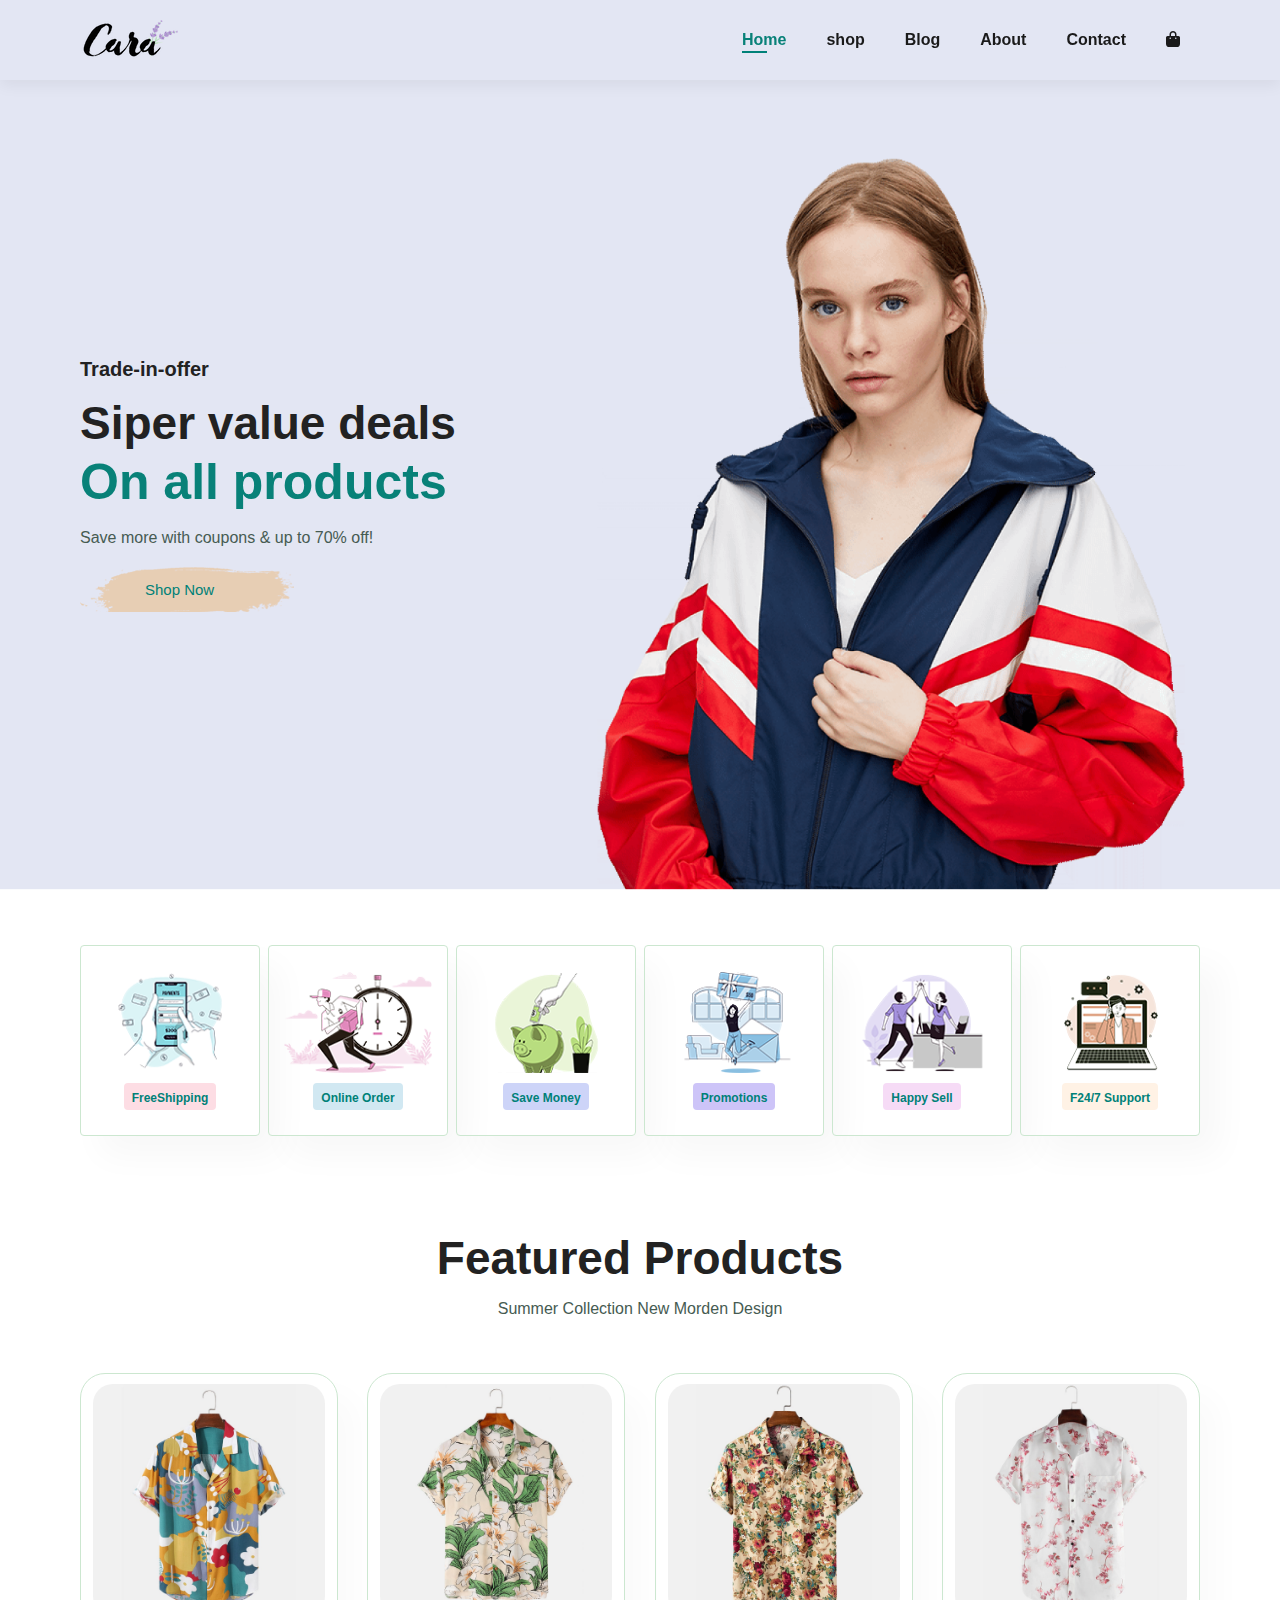
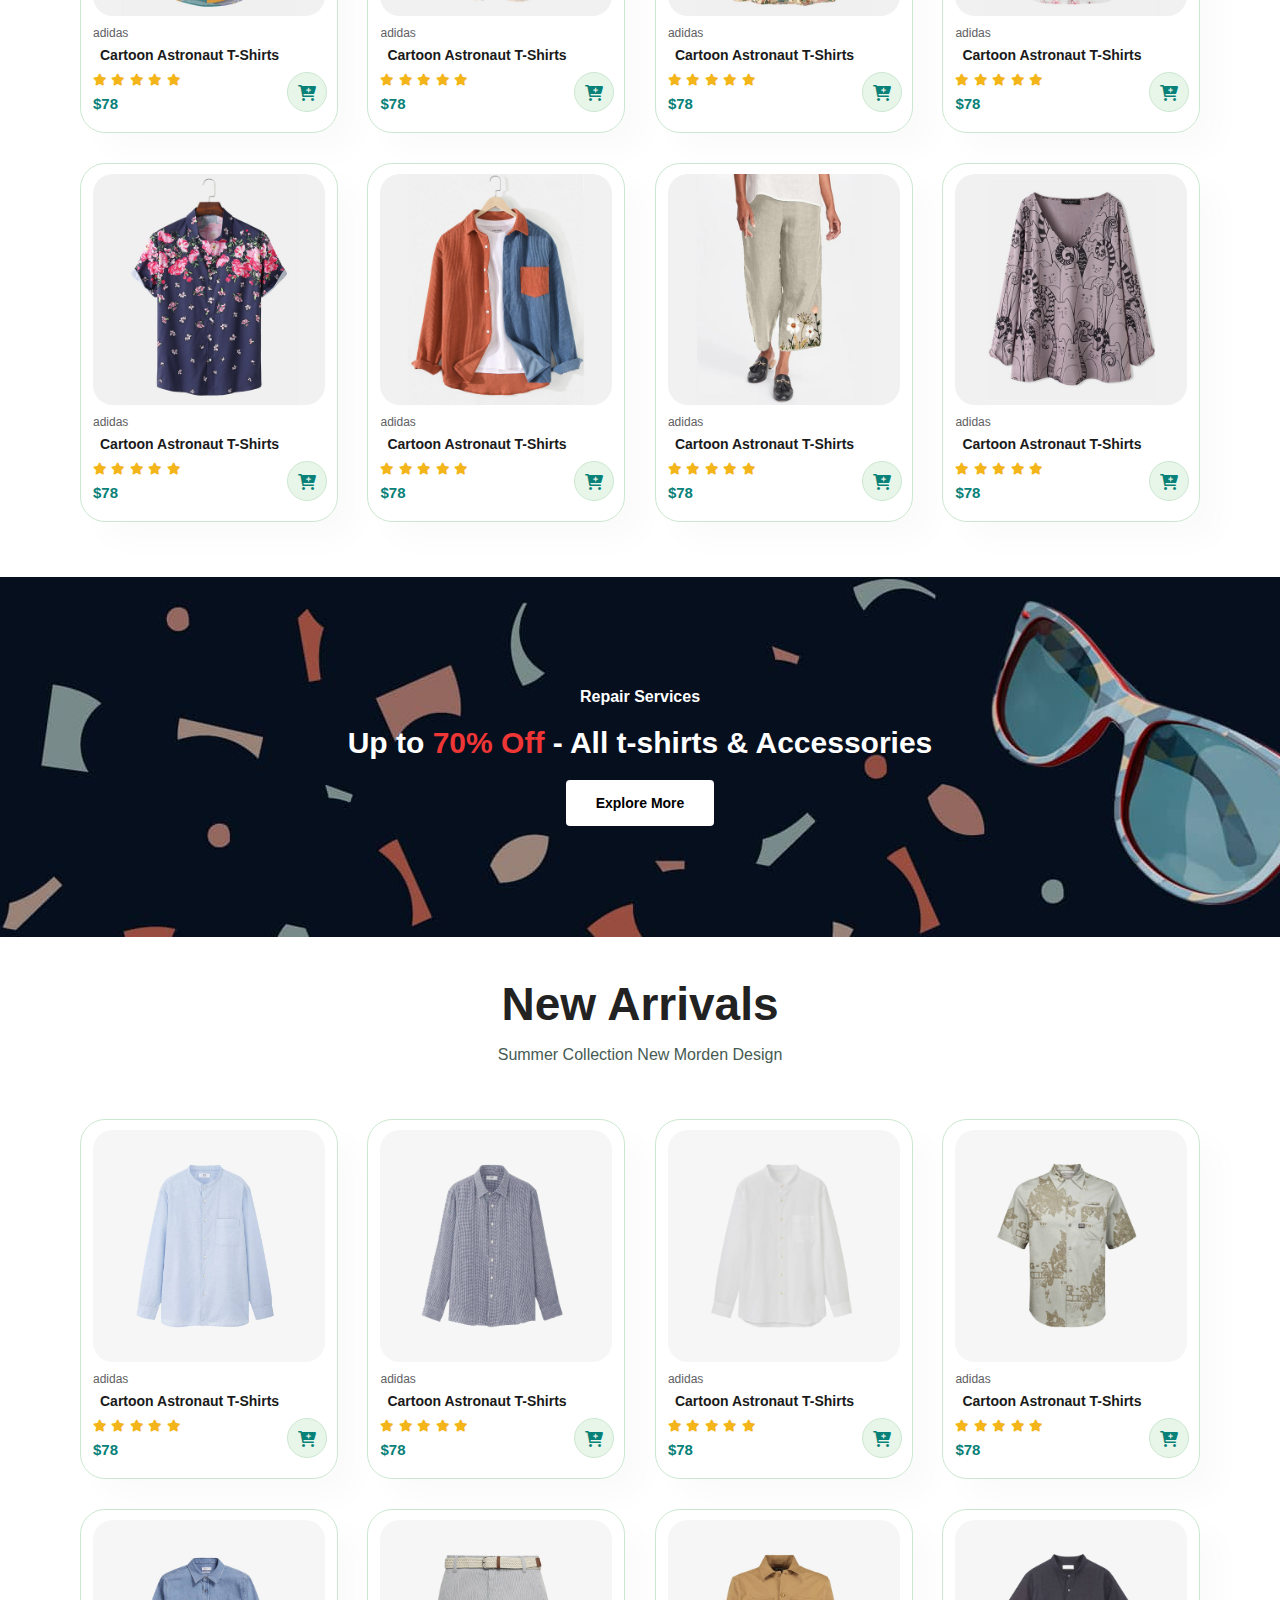
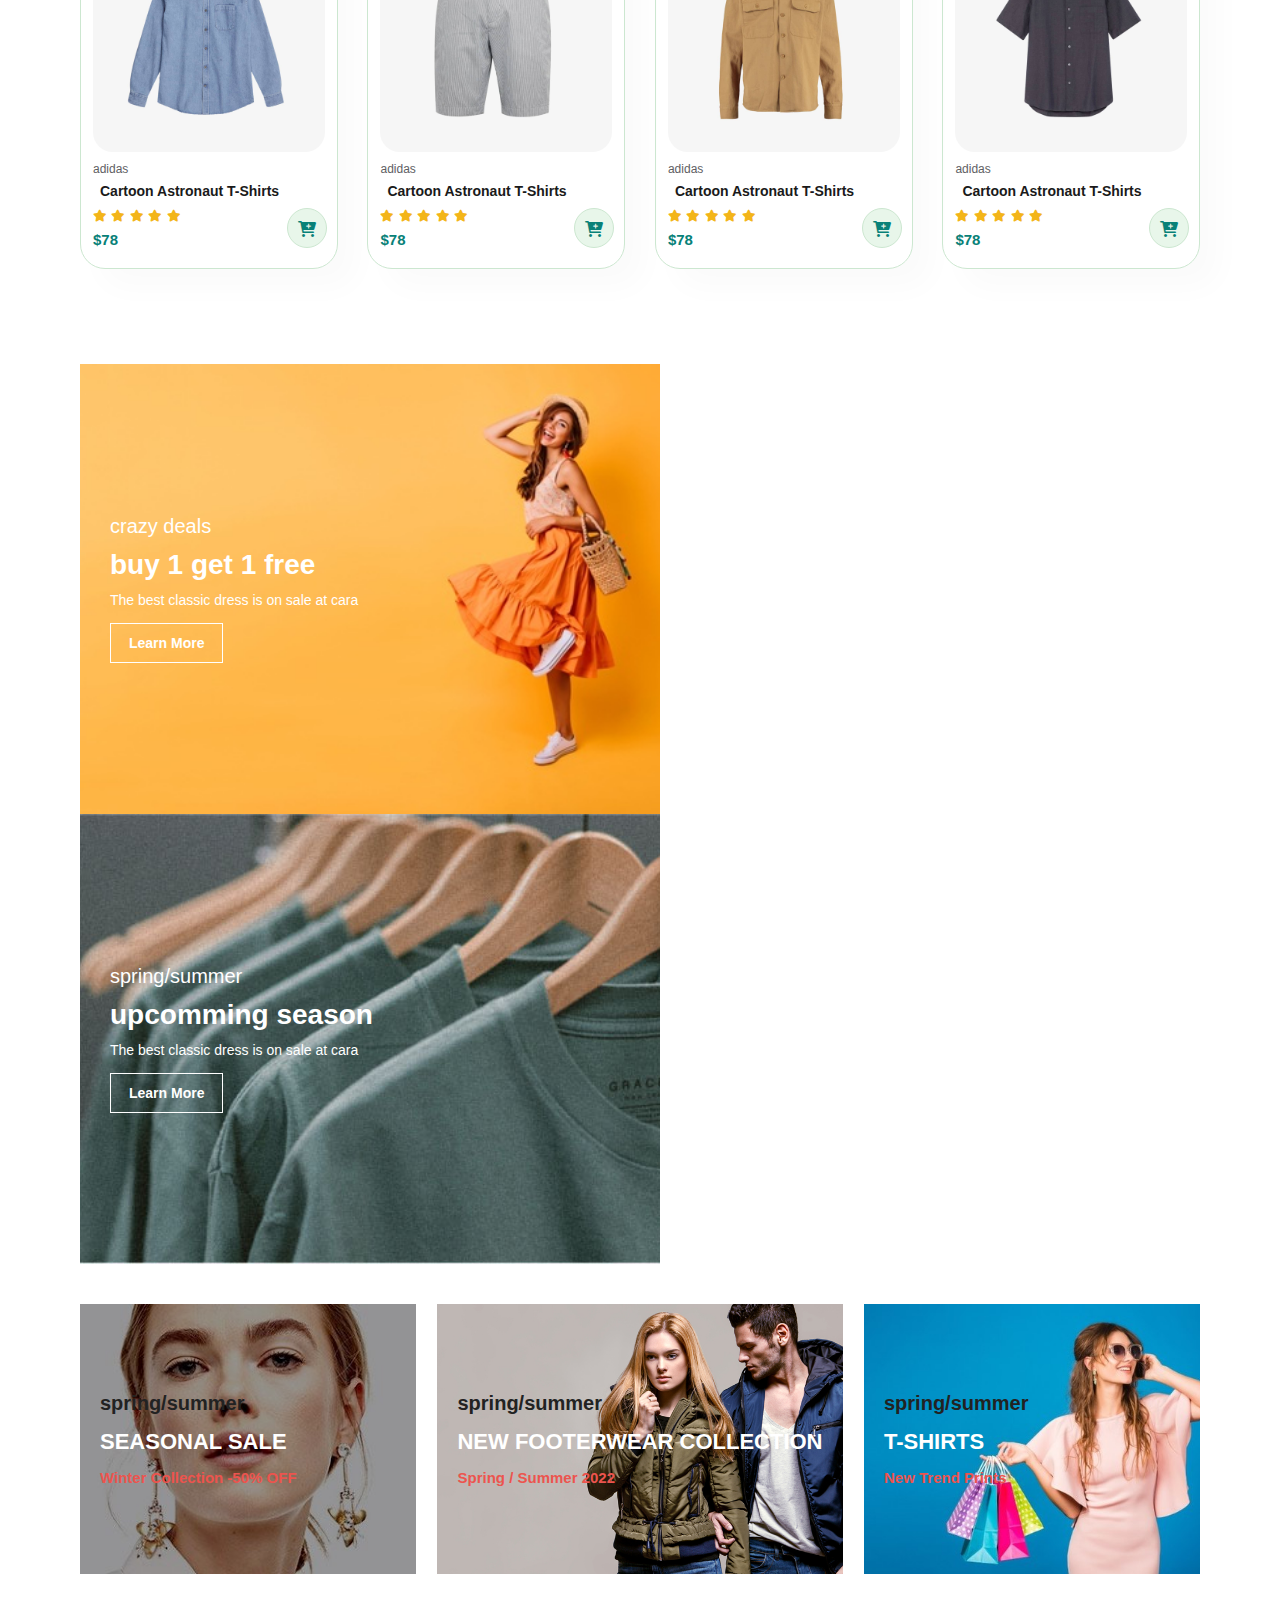
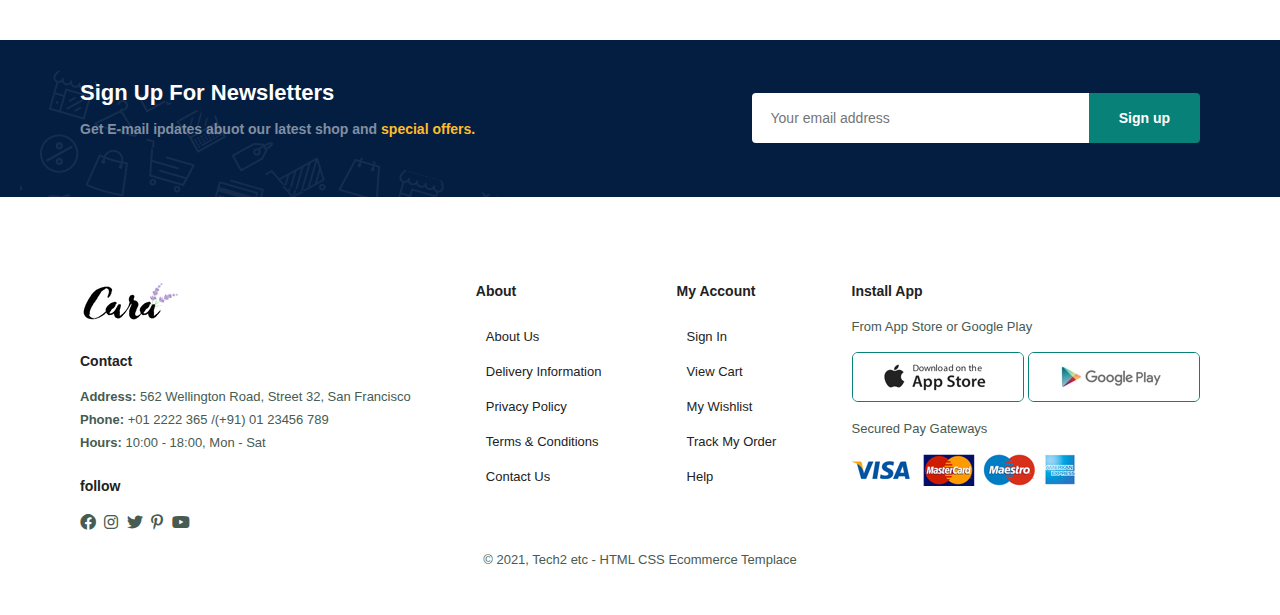
<file: index.html>
<html lang="en">
<head>
    <meta charset="UTF-8">
    <meta http-equiv="X-UA-Compatible" content="IE=edge">
    <meta name="viewport" content="width=device-width, initial-scale=1.0">
    <title>Tech2etc Ecommerce Tutorial</title>
    <link rel="stylesheet" href="./src/font/themify-icons/themify-icons.css">
    <link rel="stylesheet" href="./src/fontawesome-free-6.1.2/css/all.min.css">
    <link rel="stylesheet" href="./src/css/style.css">
    <link rel="stylesheet" href="./src/css/base.css">
    <link rel="stylesheet" href="./src/css/responsive.css">
</head>
<body>

    <section id="header">
        <a href="#"><img src="./src/img/logo.png" class="logo" alt=""></a>

        <div>
            <ul id="navbar">
                <li><a class="active" href="index.html">Home</a></li>
                <li><a href="shop.html">shop</a></li>
                <li><a href="blog.html">Blog</a></li>
                <li><a href="abuot.html">About</a></li>
                <li><a href="contact.html">Contact</a></li>
                <li id="lg-bag"><a href="cart.html"><i class="fa-solid fa-bag-shopping"></i></a></li>
                <a href="#" id="close"><i class="fa-sharp fa-solid fa-xmark"></i></a>
            </ul>
        </div>
        <div id="mobile">
            <a href="cart.html"><i class="fa-solid fa-bag-shopping"></i></a>
            <i id="bar" class="fas fa-outdent"></i>
        </div>
    </section>

    <section id="hero">
        <h4>Trade-in-offer</h4>
        <h2>Siper value deals</h2>
        <h1>On all products</h1>
        <p>Save more with coupons & up to 70% off!</p>
        <button>Shop Now</button>
    </section>

    <section id="feature" class="section-p1">
        <div class="fe-box">
            <img src="./src/img/features/f1.png" alt="">
            <h6>FreeShipping</h6>
        </div>
        <div class="fe-box">
            <img src="./src/img/features/f2.png" alt="">
            <h6>Online Order</h6>
        </div>
        <div class="fe-box">
            <img src="./src/img/features/f3.png" alt="">
            <h6>Save Money</h6>
        </div>
        <div class="fe-box">
            <img src="./src/img/features/f4.png" alt="">
            <h6>Promotions</h6>
        </div>
        <div class="fe-box">
            <img src="./src/img/features/f5.png" alt="">
            <h6>Happy Sell</h6>
        </div>
        <div class="fe-box">
            <img src="./src/img/features/f6.png" alt="">
            <h6>F24/7 Support</h6>
        </div>

    </section>

    <section id="product1" class="section-p1">
        <h2>Featured Products</h2>
        <p>Summer Collection New Morden Design</p>
        <div class="pro-container">
            <div class="pro">
                <img src="./src/img/products/f1.jpg" alt="">
                <div class="des">
                    <span>adidas</span>
                    <h5>Cartoon Astronaut T-Shirts</h5>
                    <div class="star">
                        <i class="fas fa-star"></i>
                        <i class="fas fa-star"></i>
                        <i class="fas fa-star"></i>
                        <i class="fas fa-star"></i>
                        <i class="fas fa-star"></i>
                    </div>
                    <h4>$78</h4>
                </div>
                <a href="#"><i class="fa-sharp fa-solid fa-cart-plus cart"></i></a>
            </div>
            <div class="pro">
                <img src="./src/img/products/f2.jpg" alt="">
                <div class="des">
                    <span>adidas</span>
                    <h5>Cartoon Astronaut T-Shirts</h5>
                    <div class="star">
                        <i class="fas fa-star"></i>
                        <i class="fas fa-star"></i>
                        <i class="fas fa-star"></i>
                        <i class="fas fa-star"></i>
                        <i class="fas fa-star"></i>
                    </div>
                    <h4>$78</h4>
                </div>
                <a href="#"><i class="fa-sharp fa-solid fa-cart-plus cart"></i></a>
            </div>
            <div class="pro">
                <img src="./src/img/products/f3.jpg" alt="">
                <div class="des">
                    <span>adidas</span>
                    <h5>Cartoon Astronaut T-Shirts</h5>
                    <div class="star">
                        <i class="fas fa-star"></i>
                        <i class="fas fa-star"></i>
                        <i class="fas fa-star"></i>
                        <i class="fas fa-star"></i>
                        <i class="fas fa-star"></i>
                    </div>
                    <h4>$78</h4>
                </div>
                <a href="#"><i class="fa-sharp fa-solid fa-cart-plus cart"></i></a>
            </div>
            <div class="pro">
                <img src="./src/img/products/f4.jpg" alt="">
                <div class="des">
                    <span>adidas</span>
                    <h5>Cartoon Astronaut T-Shirts</h5>
                    <div class="star">
                        <i class="fas fa-star"></i>
                        <i class="fas fa-star"></i>
                        <i class="fas fa-star"></i>
                        <i class="fas fa-star"></i>
                        <i class="fas fa-star"></i>
                    </div>
                    <h4>$78</h4>
                </div>
                <a href="#"><i class="fa-sharp fa-solid fa-cart-plus cart"></i></a>
            </div>
            <div class="pro">
                <img src="./src/img/products/f5.jpg" alt="">
                <div class="des">
                    <span>adidas</span>
                    <h5>Cartoon Astronaut T-Shirts</h5>
                    <div class="star">
                        <i class="fas fa-star"></i>
                        <i class="fas fa-star"></i>
                        <i class="fas fa-star"></i>
                        <i class="fas fa-star"></i>
                        <i class="fas fa-star"></i>
                    </div>
                    <h4>$78</h4>
                </div>
                <a href="#"><i class="fa-sharp fa-solid fa-cart-plus cart"></i></a>
            </div>
            <div class="pro">
                <img src="./src/img/products/f6.jpg" alt="">
                <div class="des">
                    <span>adidas</span>
                    <h5>Cartoon Astronaut T-Shirts</h5>
                    <div class="star">
                        <i class="fas fa-star"></i>
                        <i class="fas fa-star"></i>
                        <i class="fas fa-star"></i>
                        <i class="fas fa-star"></i>
                        <i class="fas fa-star"></i>
                    </div>
                    <h4>$78</h4>
                </div>
                <a href="#"><i class="fa-sharp fa-solid fa-cart-plus cart"></i></a>
            </div>
            <div class="pro">
                <img src="./src/img/products/f7.jpg" alt="">
                <div class="des">
                    <span>adidas</span>
                    <h5>Cartoon Astronaut T-Shirts</h5>
                    <div class="star">
                        <i class="fas fa-star"></i>
                        <i class="fas fa-star"></i>
                        <i class="fas fa-star"></i>
                        <i class="fas fa-star"></i>
                        <i class="fas fa-star"></i>
                    </div>
                    <h4>$78</h4>
                </div>
                <a href="#"><i class="fa-sharp fa-solid fa-cart-plus cart"></i></a>
            </div>
            <div class="pro">
                <img src="./src/img/products/f8.jpg" alt="">
                <div class="des">
                    <span>adidas</span>
                    <h5>Cartoon Astronaut T-Shirts</h5>
                    <div class="star">
                        <i class="fas fa-star"></i>
                        <i class="fas fa-star"></i>
                        <i class="fas fa-star"></i>
                        <i class="fas fa-star"></i>
                        <i class="fas fa-star"></i>
                    </div>
                    <h4>$78</h4>
                </div>
                <a href="#"><i class="fa-sharp fa-solid fa-cart-plus cart"></i></a>
            </div>
        </div>
    </section>

    <section id="banner" class=".section-m1">
        <h4>Repair Services</h4>
        <h2>Up to <span>70% Off</span> - All t-shirts & Accessories</h2>
        <button class="normal">Explore More</button>
    </section>
    
    <section id="product1" class="section-p1">
        <h2>New Arrivals</h2>
        <p>Summer Collection New Morden Design</p>
        <div class="pro-container">
            <div class="pro">
                <img src="./src/img/products/n1.jpg" alt="">
                <div class="des">
                    <span>adidas</span>
                    <h5>Cartoon Astronaut T-Shirts</h5>
                    <div class="star">
                        <i class="fas fa-star"></i>
                        <i class="fas fa-star"></i>
                        <i class="fas fa-star"></i>
                        <i class="fas fa-star"></i>
                        <i class="fas fa-star"></i>
                    </div>
                    <h4>$78</h4>
                </div>
                <a href="#"><i class="fa-sharp fa-solid fa-cart-plus cart"></i></a>
            </div>
            <div class="pro">
                <img src="./src/img/products/n2.jpg" alt="">
                <div class="des">
                    <span>adidas</span>
                    <h5>Cartoon Astronaut T-Shirts</h5>
                    <div class="star">
                        <i class="fas fa-star"></i>
                        <i class="fas fa-star"></i>
                        <i class="fas fa-star"></i>
                        <i class="fas fa-star"></i>
                        <i class="fas fa-star"></i>
                    </div>
                    <h4>$78</h4>
                </div>
                <a href="#"><i class="fa-sharp fa-solid fa-cart-plus cart"></i></a>
            </div>
            <div class="pro">
                <img src="./src/img/products/n3.jpg" alt="">
                <div class="des">
                    <span>adidas</span>
                    <h5>Cartoon Astronaut T-Shirts</h5>
                    <div class="star">
                        <i class="fas fa-star"></i>
                        <i class="fas fa-star"></i>
                        <i class="fas fa-star"></i>
                        <i class="fas fa-star"></i>
                        <i class="fas fa-star"></i>
                    </div>
                    <h4>$78</h4>
                </div>
                <a href="#"><i class="fa-sharp fa-solid fa-cart-plus cart"></i></a>
            </div>
            <div class="pro">
                <img src="./src/img/products/n4.jpg" alt="">
                <div class="des">
                    <span>adidas</span>
                    <h5>Cartoon Astronaut T-Shirts</h5>
                    <div class="star">
                        <i class="fas fa-star"></i>
                        <i class="fas fa-star"></i>
                        <i class="fas fa-star"></i>
                        <i class="fas fa-star"></i>
                        <i class="fas fa-star"></i>
                    </div>
                    <h4>$78</h4>
                </div>
                <a href="#"><i class="fa-sharp fa-solid fa-cart-plus cart"></i></a>
            </div>
            <div class="pro">
                <img src="./src/img/products/n5.jpg" alt="">
                <div class="des">
                    <span>adidas</span>
                    <h5>Cartoon Astronaut T-Shirts</h5>
                    <div class="star">
                        <i class="fas fa-star"></i>
                        <i class="fas fa-star"></i>
                        <i class="fas fa-star"></i>
                        <i class="fas fa-star"></i>
                        <i class="fas fa-star"></i>
                    </div>
                    <h4>$78</h4>
                </div>
                <a href="#"><i class="fa-sharp fa-solid fa-cart-plus cart"></i></a>
            </div>
            <div class="pro">
                <img src="./src/img/products/n6.jpg" alt="">
                <div class="des">
                    <span>adidas</span>
                    <h5>Cartoon Astronaut T-Shirts</h5>
                    <div class="star">
                        <i class="fas fa-star"></i>
                        <i class="fas fa-star"></i>
                        <i class="fas fa-star"></i>
                        <i class="fas fa-star"></i>
                        <i class="fas fa-star"></i>
                    </div>
                    <h4>$78</h4>
                </div>
                <a href="#"><i class="fa-sharp fa-solid fa-cart-plus cart"></i></a>
            </div>
            <div class="pro">
                <img src="./src/img/products/n7.jpg" alt="">
                <div class="des">
                    <span>adidas</span>
                    <h5>Cartoon Astronaut T-Shirts</h5>
                    <div class="star">
                        <i class="fas fa-star"></i>
                        <i class="fas fa-star"></i>
                        <i class="fas fa-star"></i>
                        <i class="fas fa-star"></i>
                        <i class="fas fa-star"></i>
                    </div>
                    <h4>$78</h4>
                </div>
                <a href="#"><i class="fa-sharp fa-solid fa-cart-plus cart"></i></a>
            </div>
            <div class="pro">
                <img src="./src/img/products/n8.jpg" alt="">
                <div class="des">
                    <span>adidas</span>
                    <h5>Cartoon Astronaut T-Shirts</h5>
                    <div class="star">
                        <i class="fas fa-star"></i>
                        <i class="fas fa-star"></i>
                        <i class="fas fa-star"></i>
                        <i class="fas fa-star"></i>
                        <i class="fas fa-star"></i>
                    </div>
                    <h4>$78</h4>
                </div>
                <a href="#"><i class="fa-sharp fa-solid fa-cart-plus cart"></i></a>
            </div>
        </div>
    </section>

    <section id="sm-banner" class="section-p1">
        <div class="banner-box">
            <h4>crazy deals</h4>
            <h2>buy 1 get 1 free</h2>
            <span>The best classic dress is on sale at cara</span>
            <button class="white">Learn More</button>
        </div>
        <div class="banner-box banner-box2">
            <h4>spring/summer</h4>
            <h2>upcomming season</h2>
            <span>The best classic dress is on sale at cara</span>
            <button class="white">Learn More</button>
        </div>
    </section>

    <section id="banner3">
        <div class="banner-box"><h4>spring/summer</h4>
            <h2>SEASONAL SALE</h2>
            <h3>Winter Collection -50% OFF</h3>
        </div>
        <div class="banner-box banner-box2"><h4>spring/summer</h4>
            <h2>NEW FOOTERWEAR COLLECTION</h2>
            <h3>Spring / Summer 2022</h3>
        </div>
        <div class="banner-box banner-box3"><h4>spring/summer</h4>
            <h2>T-SHIRTS</h2>
            <h3>New Trend Prints</h3>
        </div>
    </section>

    <section id="newsletter" class="section-p1 section-m1">
        <div class="newstext">
            <h4>Sign Up For Newsletters</h4>
            <p>Get E-mail ipdates abuot our latest shop and <span>special offers.</span></p>
        </div>
        <div class="form">
            <input type="text" placeholder="Your email address">
            <button class="normal">Sign up</button>
        </div>
    </section>

    <footer class="section-p1">
        <div class="col">
            <img class="logo" src="./src/img/logo.png" alt="">
            <h4>Contact</h4>
            <p><strong>Address: </strong> 562 Wellington Road, Street 32, San Francisco</p>
            <p><strong>Phone:</strong> +01 2222 365 /(+91) 01 23456 789</p>
            <p><strong>Hours:</strong> 10:00 - 18:00, Mon - Sat</p>
            <div class="follow">
                <h4>follow</h4>
                <div class="icon">
                    <i class="fab fa-facebook"></i>
                    <i class="fab fa-instagram"></i>
                    <i class="fab fa-twitter"></i>
                    <i class="fab fa-pinterest-p"></i>
                    <i class="fab fa-youtube"></i>
                </div>
            </div>
        </div>
        <div class="col">
            <h4>About</h4>
            <a href="#">About Us</a>
            <a href="#">Delivery Information</a>
            <a href="#">Privacy Policy</a>
            <a href="#">Terms & Conditions</a>
            <a href="#">Contact Us</a>
        </div>

        <div class="col">
            <h4>My Account</h4>
            <a href="#">Sign In</a>
            <a href="#">View Cart</a>
            <a href="#">My Wishlist</a>
            <a href="#">Track My Order</a>
            <a href="#">Help</a>
        </div>

        <div class="col install">
            <h4>Install App</h4>
            <p>From App Store or Google Play</p>
            <div class="row">
                <img src="/src/imgs/pay/app.jpg" alt="">
                <img src="/src/imgs/pay/play.jpg" alt="">
            </div>
            <p>Secured Pay Gateways</p>
            <img src="/src/imgs/pay/pay.png" alt="">
        </div>

        <div class="copyright">
            <p>© 2021, Tech2 etc - HTML CSS Ecommerce Templace</p>
        </div>
    </footer>


    <script src="./src/js/script.js"></script>
</body>
</html>
</file>
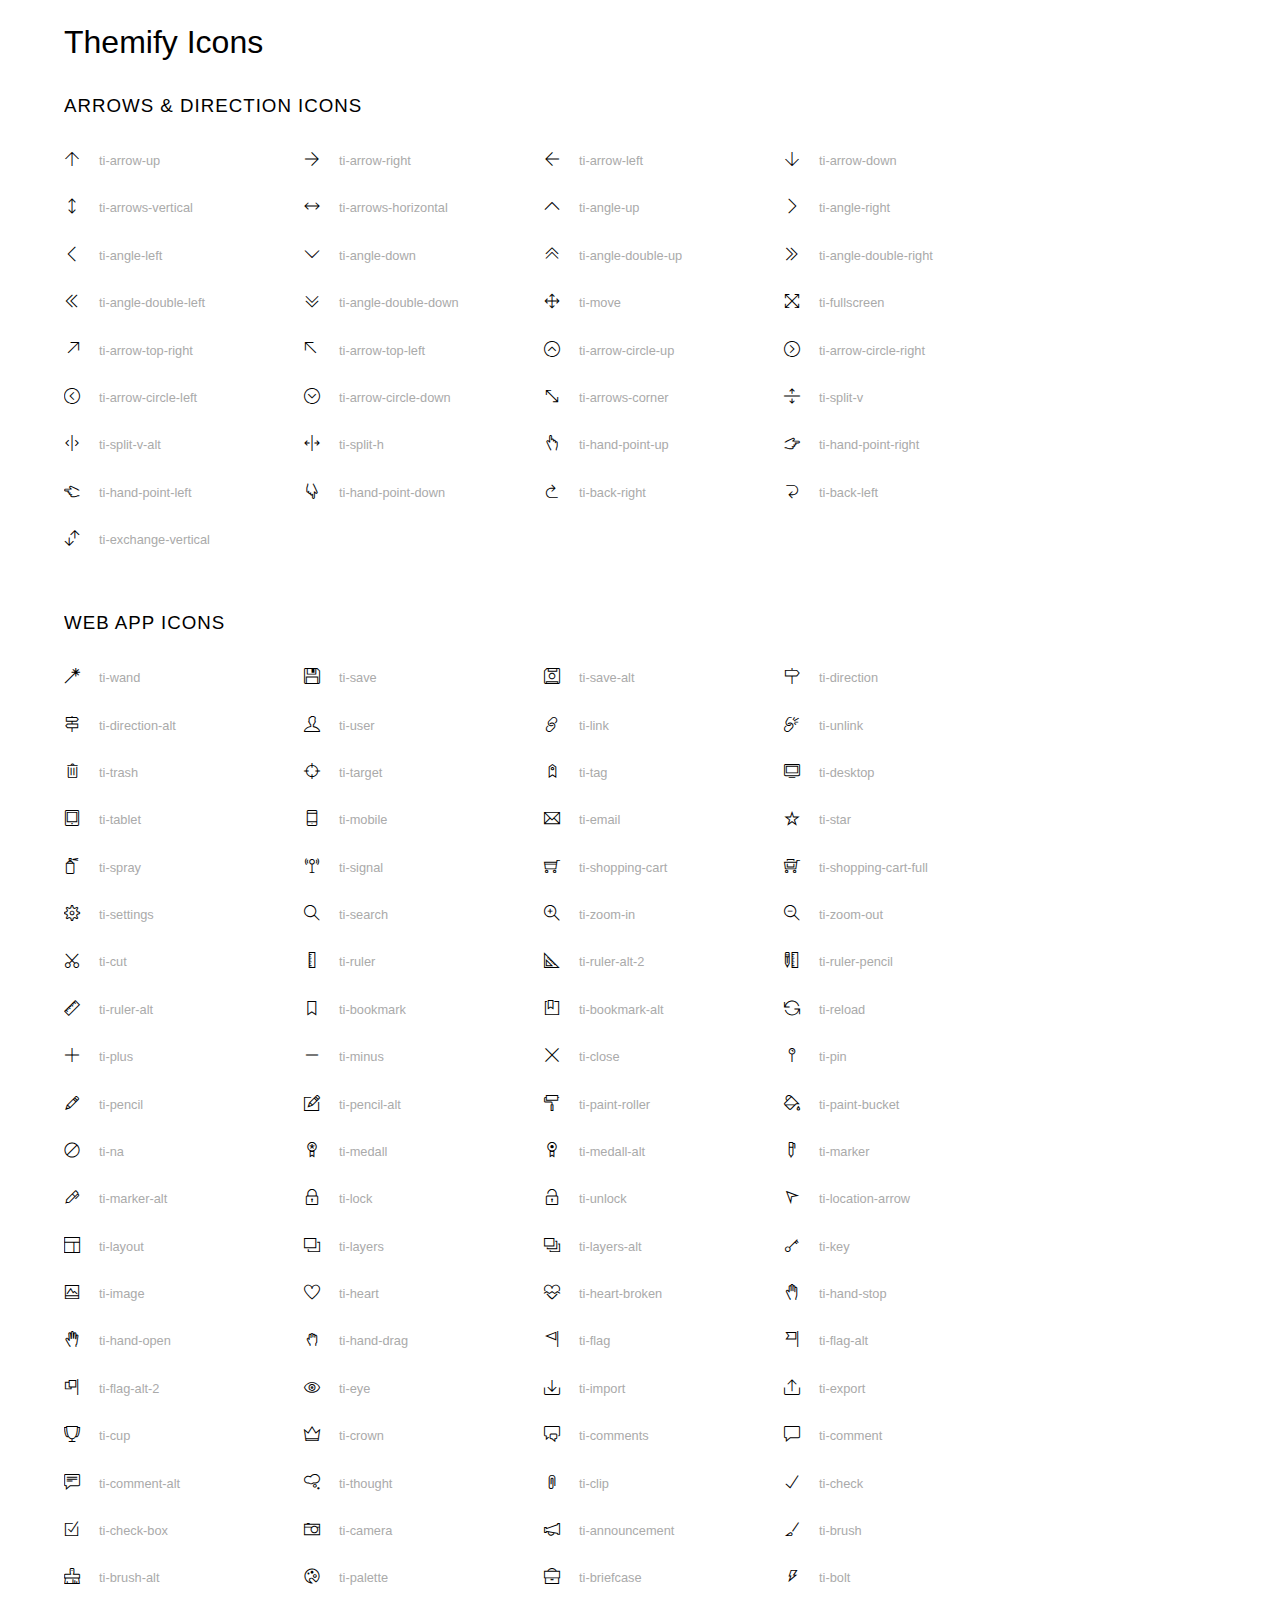
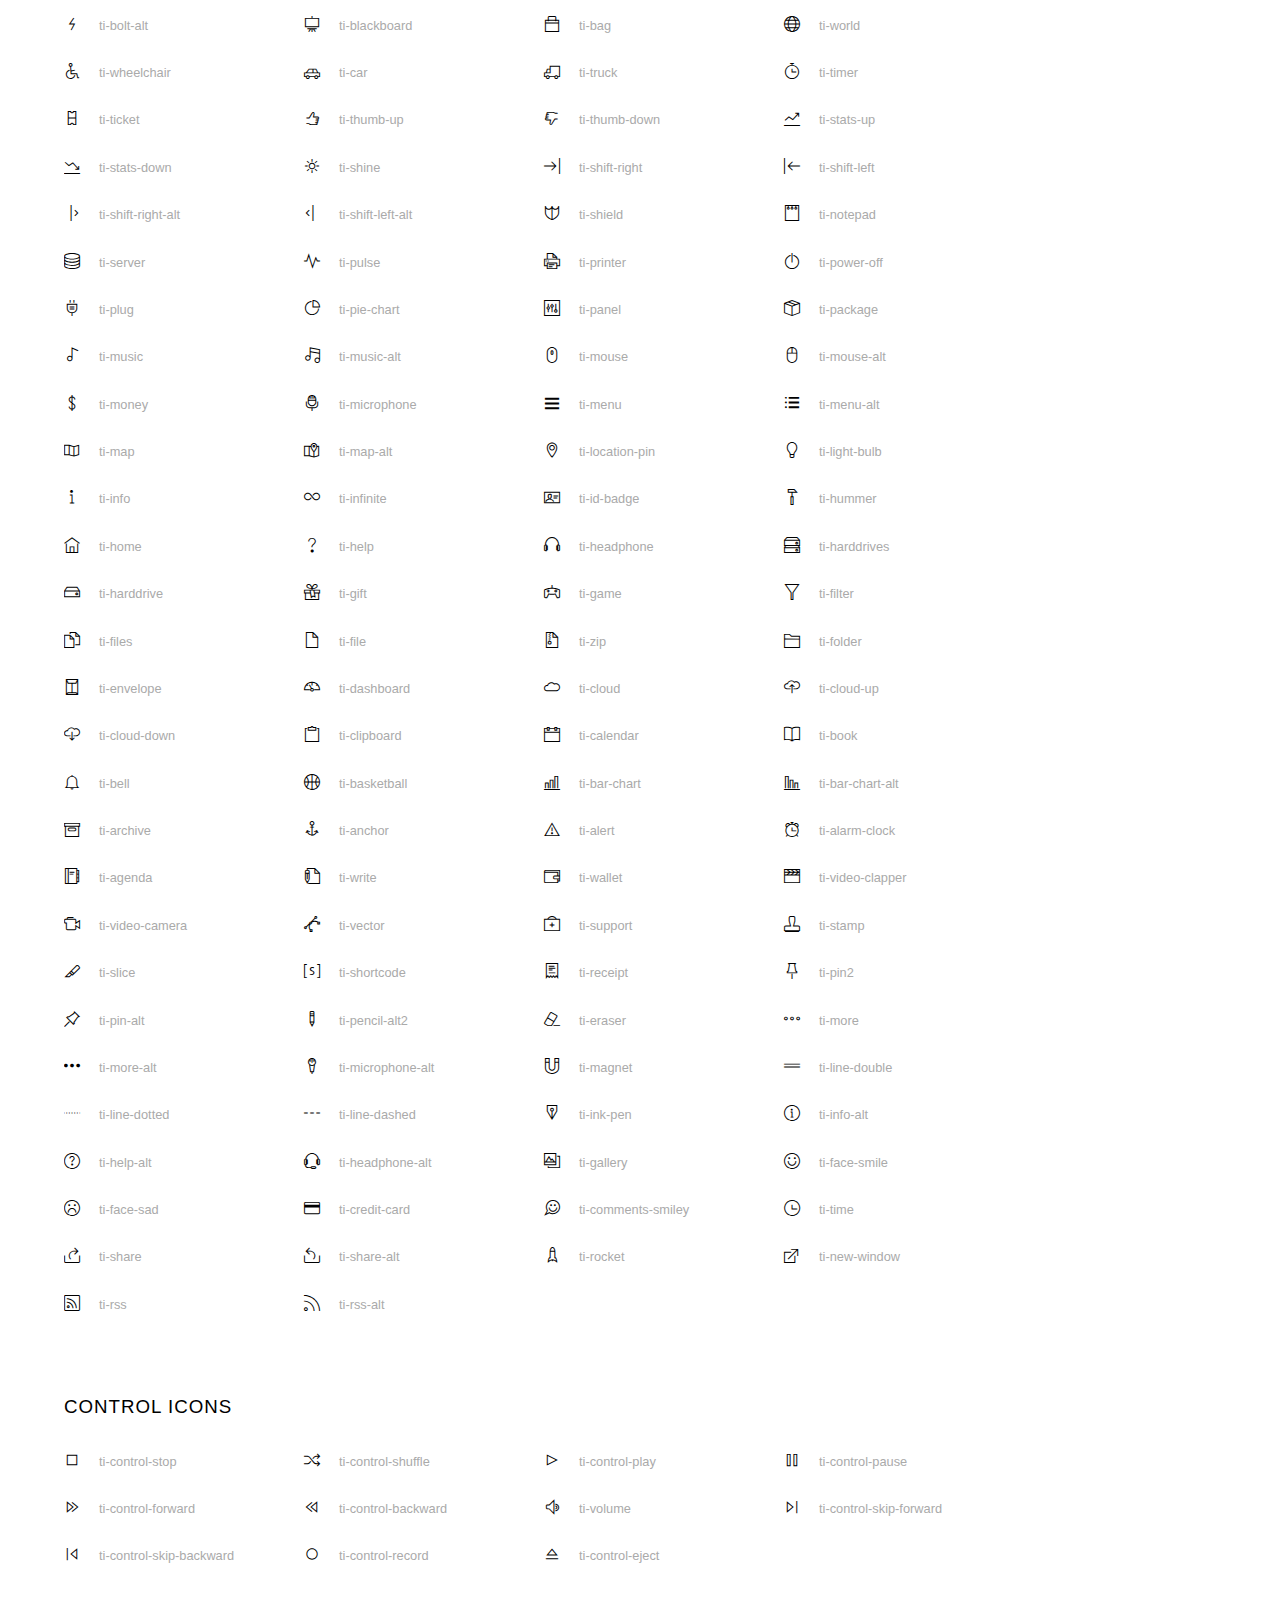
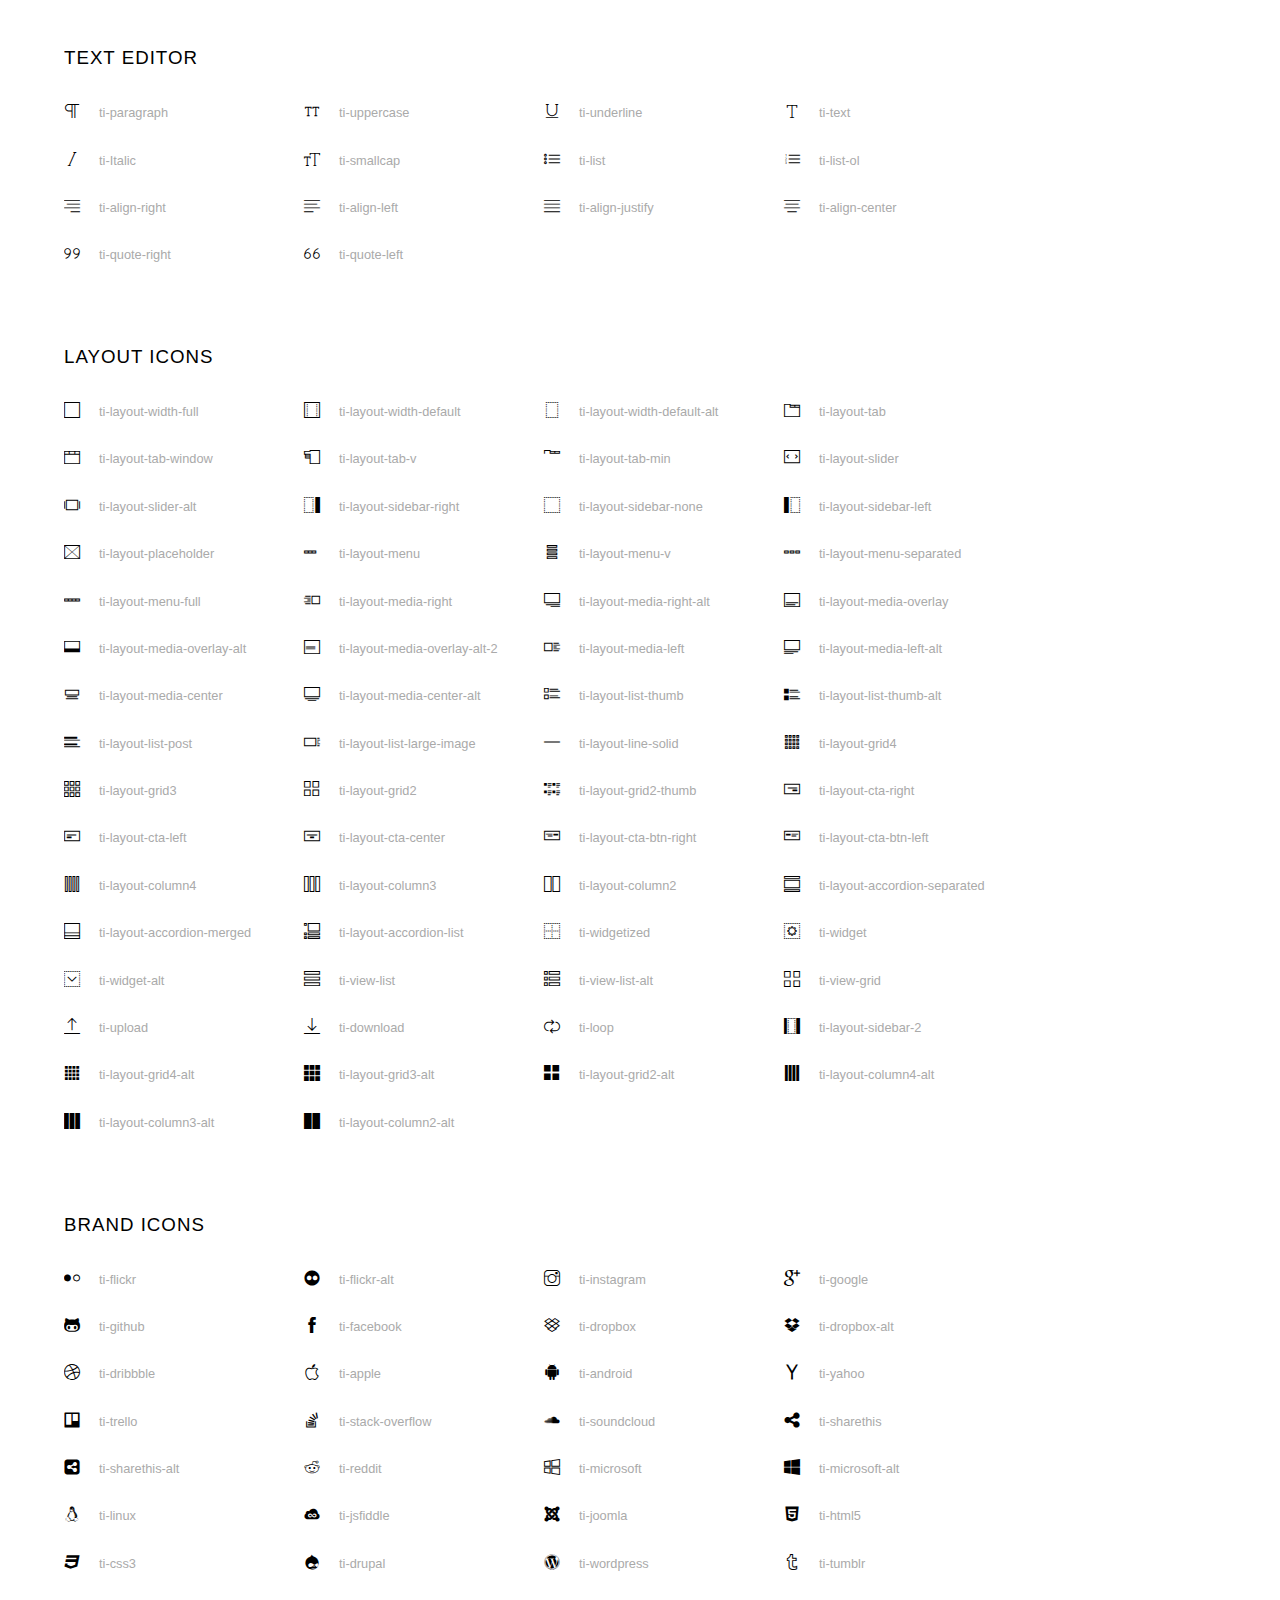
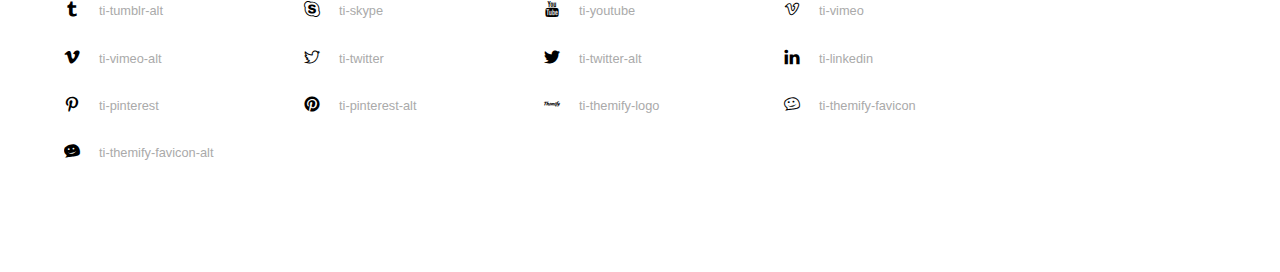
<file: src/font/themify-icons/index.html>
<!doctype html>
<html>
<head>
	<meta charset="utf-8">
	<title>Themify Icon Font</title>
	<meta name="viewport" content="width=device-width">
	<link rel="stylesheet" href="demo-files/demo.css">
	<link rel="stylesheet" href="themify-icons.css">
	<!--[if lt IE 8]><!-->
	<link rel="stylesheet" href="ie7/ie7.css">
	<!--<![endif]-->
</head>
<body>
	<h1>Themify Icons</h1>

	<div class="icon-section">

		<div class="icon-section">
			<h3>Arrows &amp; Direction Icons </h3>

			<div class="icon-container">
				<span class="ti-arrow-up"></span><span class="icon-name"> ti-arrow-up</span>
			</div>
			<div class="icon-container">
				<span class="ti-arrow-right"></span><span class="icon-name"> ti-arrow-right</span>
			</div>
			<div class="icon-container">
				<span class="ti-arrow-left"></span><span class="icon-name"> ti-arrow-left</span>
			</div>
			<div class="icon-container">
				<span class="ti-arrow-down"></span><span class="icon-name"> ti-arrow-down</span>
			</div>
			<div class="icon-container">
				<span class="ti-arrows-vertical"></span><span class="icon-name"> ti-arrows-vertical</span>
			</div>
			<div class="icon-container">
				<span class="ti-arrows-horizontal"></span><span class="icon-name"> ti-arrows-horizontal</span>
			</div>
			<div class="icon-container">
				<span class="ti-angle-up"></span><span class="icon-name"> ti-angle-up</span>
			</div>
			<div class="icon-container">
				<span class="ti-angle-right"></span><span class="icon-name"> ti-angle-right</span>
			</div>
			<div class="icon-container">
				<span class="ti-angle-left"></span><span class="icon-name"> ti-angle-left</span>
			</div>
			<div class="icon-container">
				<span class="ti-angle-down"></span><span class="icon-name"> ti-angle-down</span>
			</div>	
			<div class="icon-container">
				<span class="ti-angle-double-up"></span><span class="icon-name"> ti-angle-double-up</span>
			</div>
			<div class="icon-container">
				<span class="ti-angle-double-right"></span><span class="icon-name"> ti-angle-double-right</span>
			</div>
			<div class="icon-container">
				<span class="ti-angle-double-left"></span><span class="icon-name"> ti-angle-double-left</span>
			</div>
			<div class="icon-container">
				<span class="ti-angle-double-down"></span><span class="icon-name"> ti-angle-double-down</span>
			</div>					
			<div class="icon-container">
				<span class="ti-move"></span><span class="icon-name"> ti-move</span>
			</div>
			<div class="icon-container">
				<span class="ti-fullscreen"></span><span class="icon-name"> ti-fullscreen</span>
			</div>
			<div class="icon-container">
				<span class="ti-arrow-top-right"></span><span class="icon-name"> ti-arrow-top-right</span>
			</div>
			<div class="icon-container">
				<span class="ti-arrow-top-left"></span><span class="icon-name"> ti-arrow-top-left</span>
			</div>
			<div class="icon-container">
				<span class="ti-arrow-circle-up"></span><span class="icon-name"> ti-arrow-circle-up</span>
			</div>
			<div class="icon-container">
				<span class="ti-arrow-circle-right"></span><span class="icon-name"> ti-arrow-circle-right</span>
			</div>
			<div class="icon-container">
				<span class="ti-arrow-circle-left"></span><span class="icon-name"> ti-arrow-circle-left</span>
			</div>
			<div class="icon-container">
				<span class="ti-arrow-circle-down"></span><span class="icon-name"> ti-arrow-circle-down</span>
			</div>
			<div class="icon-container">
				<span class="ti-arrows-corner"></span><span class="icon-name"> ti-arrows-corner</span>
			</div>
			<div class="icon-container">
				<span class="ti-split-v"></span><span class="icon-name"> ti-split-v</span>
			</div>

			<div class="icon-container">
				<span class="ti-split-v-alt"></span><span class="icon-name"> ti-split-v-alt</span>
			</div>
			<div class="icon-container">
				<span class="ti-split-h"></span><span class="icon-name"> ti-split-h</span>
			</div>
			<div class="icon-container">
				<span class="ti-hand-point-up"></span><span class="icon-name"> ti-hand-point-up</span>
			</div>
			<div class="icon-container">
				<span class="ti-hand-point-right"></span><span class="icon-name"> ti-hand-point-right</span>
			</div>
			<div class="icon-container">
				<span class="ti-hand-point-left"></span><span class="icon-name"> ti-hand-point-left</span>
			</div>
			<div class="icon-container">
				<span class="ti-hand-point-down"></span><span class="icon-name"> ti-hand-point-down</span>
			</div>
			<div class="icon-container">
				<span class="ti-back-right"></span><span class="icon-name"> ti-back-right</span>
			</div>
			<div class="icon-container">
				<span class="ti-back-left"></span><span class="icon-name"> ti-back-left</span>
			</div>
			<div class="icon-container">
				<span class="ti-exchange-vertical"></span><span class="icon-name"> ti-exchange-vertical</span>
			</div>

		</div> <!-- Arrows Icons -->



		<h3>Web App Icons</h3>
		
		<div class="icon-section">

			<div class="icon-container">
				<span class="ti-wand"></span><span class="icon-name"> ti-wand</span>
			</div>
			<div class="icon-container">
				<span class="ti-save"></span><span class="icon-name"> ti-save</span>
			</div>
			<div class="icon-container">
				<span class="ti-save-alt"></span><span class="icon-name"> ti-save-alt</span>
			</div>

			<div class="icon-container">
				<span class="ti-direction"></span><span class="icon-name"> ti-direction</span>
			</div>
			<div class="icon-container">
				<span class="ti-direction-alt"></span><span class="icon-name"> ti-direction-alt</span>
			</div>
			<div class="icon-container">
				<span class="ti-user"></span><span class="icon-name"> ti-user</span>
			</div>
			<div class="icon-container">
				<span class="ti-link"></span><span class="icon-name"> ti-link</span>
			</div>
			<div class="icon-container">
				<span class="ti-unlink"></span><span class="icon-name"> ti-unlink</span>
			</div>
			<div class="icon-container">
				<span class="ti-trash"></span><span class="icon-name"> ti-trash</span>
			</div>
			<div class="icon-container">
				<span class="ti-target"></span><span class="icon-name"> ti-target</span>
			</div>
			<div class="icon-container">
				<span class="ti-tag"></span><span class="icon-name"> ti-tag</span>
			</div>
			<div class="icon-container">
				<span class="ti-desktop"></span><span class="icon-name"> ti-desktop</span>
			</div>
			<div class="icon-container">
				<span class="ti-tablet"></span><span class="icon-name"> ti-tablet</span>
			</div>
			<div class="icon-container">
				<span class="ti-mobile"></span><span class="icon-name"> ti-mobile</span>
			</div>
			<div class="icon-container">
				<span class="ti-email"></span><span class="icon-name"> ti-email</span>
			</div>	
			<div class="icon-container">
				<span class="ti-star"></span><span class="icon-name"> ti-star</span>
			</div>
			<div class="icon-container">
				<span class="ti-spray"></span><span class="icon-name"> ti-spray</span>
			</div>
			<div class="icon-container">
				<span class="ti-signal"></span><span class="icon-name"> ti-signal</span>
			</div>
			<div class="icon-container">
				<span class="ti-shopping-cart"></span><span class="icon-name"> ti-shopping-cart</span>
			</div>
			<div class="icon-container">
				<span class="ti-shopping-cart-full"></span><span class="icon-name"> ti-shopping-cart-full</span>
			</div>
			<div class="icon-container">
				<span class="ti-settings"></span><span class="icon-name"> ti-settings</span>
			</div>
			<div class="icon-container">
				<span class="ti-search"></span><span class="icon-name"> ti-search</span>
			</div>
			<div class="icon-container">
				<span class="ti-zoom-in"></span><span class="icon-name"> ti-zoom-in</span>
			</div>
			<div class="icon-container">
				<span class="ti-zoom-out"></span><span class="icon-name"> ti-zoom-out</span>
			</div>
			<div class="icon-container">
				<span class="ti-cut"></span><span class="icon-name"> ti-cut</span>
			</div>
			<div class="icon-container">
				<span class="ti-ruler"></span><span class="icon-name"> ti-ruler</span>
			</div>
			<div class="icon-container">
				<span class="ti-ruler-alt-2"></span><span class="icon-name"> ti-ruler-alt-2</span>
			</div>			
			<div class="icon-container">
				<span class="ti-ruler-pencil"></span><span class="icon-name"> ti-ruler-pencil</span>
			</div>
			<div class="icon-container">
				<span class="ti-ruler-alt"></span><span class="icon-name"> ti-ruler-alt</span>
			</div>
			<div class="icon-container">
				<span class="ti-bookmark"></span><span class="icon-name"> ti-bookmark</span>
			</div>
			<div class="icon-container">
				<span class="ti-bookmark-alt"></span><span class="icon-name"> ti-bookmark-alt</span>
			</div>
			<div class="icon-container">
				<span class="ti-reload"></span><span class="icon-name"> ti-reload</span>
			</div>
			<div class="icon-container">
				<span class="ti-plus"></span><span class="icon-name"> ti-plus</span>
			</div>
			<div class="icon-container">
				<span class="ti-minus"></span><span class="icon-name"> ti-minus</span>
			</div>
			<div class="icon-container">
				<span class="ti-close"></span><span class="icon-name"> ti-close</span>
			</div>			
			<div class="icon-container">
				<span class="ti-pin"></span><span class="icon-name"> ti-pin</span>
			</div>
			<div class="icon-container">
				<span class="ti-pencil"></span><span class="icon-name"> ti-pencil</span>
			</div>
					
		  	<div class="icon-container">
				<span class="ti-pencil-alt"></span><span class="icon-name"> ti-pencil-alt</span>
			</div>
			<div class="icon-container">
				<span class="ti-paint-roller"></span><span class="icon-name"> ti-paint-roller</span>
			</div>
			<div class="icon-container">
				<span class="ti-paint-bucket"></span><span class="icon-name"> ti-paint-bucket</span>
			</div>
			<div class="icon-container">
				<span class="ti-na"></span><span class="icon-name"> ti-na</span>
			</div>
			<div class="icon-container">
				<span class="ti-medall"></span><span class="icon-name"> ti-medall</span>
			</div>
			<div class="icon-container">
				<span class="ti-medall-alt"></span><span class="icon-name"> ti-medall-alt</span>
			</div>
			<div class="icon-container">
				<span class="ti-marker"></span><span class="icon-name"> ti-marker</span>
			</div>
			<div class="icon-container">
				<span class="ti-marker-alt"></span><span class="icon-name"> ti-marker-alt</span>
			</div>

			<div class="icon-container">
				<span class="ti-lock"></span><span class="icon-name"> ti-lock</span>
			</div>
			<div class="icon-container">
				<span class="ti-unlock"></span><span class="icon-name"> ti-unlock</span>
			</div>
			<div class="icon-container">
				<span class="ti-location-arrow"></span><span class="icon-name"> ti-location-arrow</span>
			</div>
			<div class="icon-container">
				<span class="ti-layout"></span><span class="icon-name"> ti-layout</span>
			</div>
			<div class="icon-container">
				<span class="ti-layers"></span><span class="icon-name"> ti-layers</span>
			</div>
			<div class="icon-container">
				<span class="ti-layers-alt"></span><span class="icon-name"> ti-layers-alt</span>
			</div>
			<div class="icon-container">
				<span class="ti-key"></span><span class="icon-name"> ti-key</span>
			</div>
			<div class="icon-container">
				<span class="ti-image"></span><span class="icon-name"> ti-image</span>
			</div>
			<div class="icon-container">
				<span class="ti-heart"></span><span class="icon-name"> ti-heart</span>
			</div>
			<div class="icon-container">
				<span class="ti-heart-broken"></span><span class="icon-name"> ti-heart-broken</span>
			</div>
			<div class="icon-container">
				<span class="ti-hand-stop"></span><span class="icon-name"> ti-hand-stop</span>
			</div>
			<div class="icon-container">
				<span class="ti-hand-open"></span><span class="icon-name"> ti-hand-open</span>
			</div>
			<div class="icon-container">
				<span class="ti-hand-drag"></span><span class="icon-name"> ti-hand-drag</span>
			</div>
			<div class="icon-container">
				<span class="ti-flag"></span><span class="icon-name"> ti-flag</span>
			</div>
			<div class="icon-container">
				<span class="ti-flag-alt"></span><span class="icon-name"> ti-flag-alt</span>
			</div>
			<div class="icon-container">
				<span class="ti-flag-alt-2"></span><span class="icon-name"> ti-flag-alt-2</span>
			</div>
			<div class="icon-container">
				<span class="ti-eye"></span><span class="icon-name"> ti-eye</span>
			</div>
			<div class="icon-container">
				<span class="ti-import"></span><span class="icon-name"> ti-import</span>
			</div>			
			<div class="icon-container">
				<span class="ti-export"></span><span class="icon-name"> ti-export</span>
			</div>
			<div class="icon-container">
				<span class="ti-cup"></span><span class="icon-name"> ti-cup</span>
			</div>
			<div class="icon-container">
				<span class="ti-crown"></span><span class="icon-name"> ti-crown</span>
			</div>
			<div class="icon-container">
				<span class="ti-comments"></span><span class="icon-name"> ti-comments</span>
			</div>
			<div class="icon-container">
				<span class="ti-comment"></span><span class="icon-name"> ti-comment</span>
			</div>
			<div class="icon-container">
				<span class="ti-comment-alt"></span><span class="icon-name"> ti-comment-alt</span>
			</div>
			<div class="icon-container">
				<span class="ti-thought"></span><span class="icon-name"> ti-thought</span>
			</div>			
			<div class="icon-container">
				<span class="ti-clip"></span><span class="icon-name"> ti-clip</span>
			</div>

			<div class="icon-container">
				<span class="ti-check"></span><span class="icon-name"> ti-check</span>
			</div>
			<div class="icon-container">
				<span class="ti-check-box"></span><span class="icon-name"> ti-check-box</span>
			</div>
			<div class="icon-container">
				<span class="ti-camera"></span><span class="icon-name"> ti-camera</span>
			</div>
			<div class="icon-container">
				<span class="ti-announcement"></span><span class="icon-name"> ti-announcement</span>
			</div>
			<div class="icon-container">
				<span class="ti-brush"></span><span class="icon-name"> ti-brush</span>
			</div>
			<div class="icon-container">
				<span class="ti-brush-alt"></span><span class="icon-name"> ti-brush-alt</span>
			</div>
			<div class="icon-container">
				<span class="ti-palette"></span><span class="icon-name"> ti-palette</span>
			</div>			
			<div class="icon-container">
				<span class="ti-briefcase"></span><span class="icon-name"> ti-briefcase</span>
			</div>
			<div class="icon-container">
				<span class="ti-bolt"></span><span class="icon-name"> ti-bolt</span>
			</div>
			<div class="icon-container">
				<span class="ti-bolt-alt"></span><span class="icon-name"> ti-bolt-alt</span>
			</div>
			<div class="icon-container">
				<span class="ti-blackboard"></span><span class="icon-name"> ti-blackboard</span>
			</div>
			<div class="icon-container">
				<span class="ti-bag"></span><span class="icon-name"> ti-bag</span>
			</div>
			<div class="icon-container">
				<span class="ti-world"></span><span class="icon-name"> ti-world</span>
			</div>
			<div class="icon-container">
				<span class="ti-wheelchair"></span><span class="icon-name"> ti-wheelchair</span>
			</div>
			<div class="icon-container">
				<span class="ti-car"></span><span class="icon-name"> ti-car</span>
			</div>
			<div class="icon-container">
				<span class="ti-truck"></span><span class="icon-name"> ti-truck</span>
			</div>
			<div class="icon-container">
				<span class="ti-timer"></span><span class="icon-name"> ti-timer</span>
			</div>
			<div class="icon-container">
				<span class="ti-ticket"></span><span class="icon-name"> ti-ticket</span>
			</div>
			<div class="icon-container">
				<span class="ti-thumb-up"></span><span class="icon-name"> ti-thumb-up</span>
			</div>
			<div class="icon-container">
				<span class="ti-thumb-down"></span><span class="icon-name"> ti-thumb-down</span>
			</div>

			<div class="icon-container">
				<span class="ti-stats-up"></span><span class="icon-name"> ti-stats-up</span>
			</div>
			<div class="icon-container">
				<span class="ti-stats-down"></span><span class="icon-name"> ti-stats-down</span>
			</div>
			<div class="icon-container">
				<span class="ti-shine"></span><span class="icon-name"> ti-shine</span>
			</div>
			<div class="icon-container">
				<span class="ti-shift-right"></span><span class="icon-name"> ti-shift-right</span>
			</div>
			<div class="icon-container">
				<span class="ti-shift-left"></span><span class="icon-name"> ti-shift-left</span>
			</div>

			<div class="icon-container">
				<span class="ti-shift-right-alt"></span><span class="icon-name"> ti-shift-right-alt</span>
			</div>
			<div class="icon-container">
				<span class="ti-shift-left-alt"></span><span class="icon-name"> ti-shift-left-alt</span>
			</div>
			<div class="icon-container">
				<span class="ti-shield"></span><span class="icon-name"> ti-shield</span>
			</div>
			<div class="icon-container">
				<span class="ti-notepad"></span><span class="icon-name"> ti-notepad</span>
			</div>
			<div class="icon-container">
				<span class="ti-server"></span><span class="icon-name"> ti-server</span>
			</div>

			<div class="icon-container">
				<span class="ti-pulse"></span><span class="icon-name"> ti-pulse</span>
			</div>
			<div class="icon-container">
				<span class="ti-printer"></span><span class="icon-name"> ti-printer</span>
			</div>
			<div class="icon-container">
				<span class="ti-power-off"></span><span class="icon-name"> ti-power-off</span>
			</div>
			<div class="icon-container">
				<span class="ti-plug"></span><span class="icon-name"> ti-plug</span>
			</div>
			<div class="icon-container">
				<span class="ti-pie-chart"></span><span class="icon-name"> ti-pie-chart</span>
			</div>

			<div class="icon-container">
				<span class="ti-panel"></span><span class="icon-name"> ti-panel</span>
			</div>
			<div class="icon-container">
				<span class="ti-package"></span><span class="icon-name"> ti-package</span>
			</div>
			<div class="icon-container">
				<span class="ti-music"></span><span class="icon-name"> ti-music</span>
			</div>
			<div class="icon-container">
				<span class="ti-music-alt"></span><span class="icon-name"> ti-music-alt</span>
			</div>
			<div class="icon-container">
				<span class="ti-mouse"></span><span class="icon-name"> ti-mouse</span>
			</div>
			<div class="icon-container">
				<span class="ti-mouse-alt"></span><span class="icon-name"> ti-mouse-alt</span>
			</div>
			<div class="icon-container">
				<span class="ti-money"></span><span class="icon-name"> ti-money</span>
			</div>
			<div class="icon-container">
				<span class="ti-microphone"></span><span class="icon-name"> ti-microphone</span>
			</div>
			<div class="icon-container">
				<span class="ti-menu"></span><span class="icon-name"> ti-menu</span>
			</div>
			<div class="icon-container">
				<span class="ti-menu-alt"></span><span class="icon-name"> ti-menu-alt</span>
			</div>
			<div class="icon-container">
				<span class="ti-map"></span><span class="icon-name"> ti-map</span>
			</div>
			<div class="icon-container">
				<span class="ti-map-alt"></span><span class="icon-name"> ti-map-alt</span>
			</div>

			<div class="icon-container">
				<span class="ti-location-pin"></span><span class="icon-name"> ti-location-pin</span>
			</div>

			<div class="icon-container">
				<span class="ti-light-bulb"></span><span class="icon-name"> ti-light-bulb</span>
			</div>
			<div class="icon-container">
				<span class="ti-info"></span><span class="icon-name"> ti-info</span>
			</div>
			<div class="icon-container">
				<span class="ti-infinite"></span><span class="icon-name"> ti-infinite</span>
			</div>
			<div class="icon-container">
				<span class="ti-id-badge"></span><span class="icon-name"> ti-id-badge</span>
			</div>
			<div class="icon-container">
				<span class="ti-hummer"></span><span class="icon-name"> ti-hummer</span>
			</div>
			<div class="icon-container">
				<span class="ti-home"></span><span class="icon-name"> ti-home</span>
			</div>
			<div class="icon-container">
				<span class="ti-help"></span><span class="icon-name"> ti-help</span>
			</div>
			<div class="icon-container">
				<span class="ti-headphone"></span><span class="icon-name"> ti-headphone</span>
			</div>
			<div class="icon-container">
				<span class="ti-harddrives"></span><span class="icon-name"> ti-harddrives</span>
			</div>
			<div class="icon-container">
				<span class="ti-harddrive"></span><span class="icon-name"> ti-harddrive</span>
			</div>
			<div class="icon-container">
				<span class="ti-gift"></span><span class="icon-name"> ti-gift</span>
			</div>
			<div class="icon-container">
				<span class="ti-game"></span><span class="icon-name"> ti-game</span>
			</div>
			<div class="icon-container">
				<span class="ti-filter"></span><span class="icon-name"> ti-filter</span>
			</div>
			<div class="icon-container">
				<span class="ti-files"></span><span class="icon-name"> ti-files</span>
			</div>
			<div class="icon-container">
				<span class="ti-file"></span><span class="icon-name"> ti-file</span>
			</div>
			<div class="icon-container">
				<span class="ti-zip"></span><span class="icon-name"> ti-zip</span>
			</div>
			<div class="icon-container">
				<span class="ti-folder"></span><span class="icon-name"> ti-folder</span>
			</div>			
			<div class="icon-container">
				<span class="ti-envelope"></span><span class="icon-name"> ti-envelope</span>
			</div>


			<div class="icon-container">
				<span class="ti-dashboard"></span><span class="icon-name"> ti-dashboard</span>
			</div>
			<div class="icon-container">
				<span class="ti-cloud"></span><span class="icon-name"> ti-cloud</span>
			</div>
			<div class="icon-container">
				<span class="ti-cloud-up"></span><span class="icon-name"> ti-cloud-up</span>
			</div>
			<div class="icon-container">
				<span class="ti-cloud-down"></span><span class="icon-name"> ti-cloud-down</span>
			</div>
			<div class="icon-container">
				<span class="ti-clipboard"></span><span class="icon-name"> ti-clipboard</span>
			</div>
			<div class="icon-container">
				<span class="ti-calendar"></span><span class="icon-name"> ti-calendar</span>
			</div>
			<div class="icon-container">
				<span class="ti-book"></span><span class="icon-name"> ti-book</span>
			</div>
			<div class="icon-container">
				<span class="ti-bell"></span><span class="icon-name"> ti-bell</span>
			</div>
			<div class="icon-container">
				<span class="ti-basketball"></span><span class="icon-name"> ti-basketball</span>
			</div>
			<div class="icon-container">
				<span class="ti-bar-chart"></span><span class="icon-name"> ti-bar-chart</span>
			</div>
			<div class="icon-container">
				<span class="ti-bar-chart-alt"></span><span class="icon-name"> ti-bar-chart-alt</span>
			</div>


			<div class="icon-container">
				<span class="ti-archive"></span><span class="icon-name"> ti-archive</span>
			</div>
			<div class="icon-container">
				<span class="ti-anchor"></span><span class="icon-name"> ti-anchor</span>
			</div>

			<div class="icon-container">
				<span class="ti-alert"></span><span class="icon-name"> ti-alert</span>
			</div>
			<div class="icon-container">
				<span class="ti-alarm-clock"></span><span class="icon-name"> ti-alarm-clock</span>
			</div>
			<div class="icon-container">
				<span class="ti-agenda"></span><span class="icon-name"> ti-agenda</span>
			</div>
			<div class="icon-container">
				<span class="ti-write"></span><span class="icon-name"> ti-write</span>
			</div>

			<div class="icon-container">
				<span class="ti-wallet"></span><span class="icon-name"> ti-wallet</span>
			</div>
			<div class="icon-container">
				<span class="ti-video-clapper"></span><span class="icon-name"> ti-video-clapper</span>
			</div>
			<div class="icon-container">
				<span class="ti-video-camera"></span><span class="icon-name"> ti-video-camera</span>
			</div>
			<div class="icon-container">
				<span class="ti-vector"></span><span class="icon-name"> ti-vector</span>
			</div>

			<div class="icon-container">
				<span class="ti-support"></span><span class="icon-name"> ti-support</span>
			</div>
			<div class="icon-container">
				<span class="ti-stamp"></span><span class="icon-name"> ti-stamp</span>
			</div>
			<div class="icon-container">
				<span class="ti-slice"></span><span class="icon-name"> ti-slice</span>
			</div>
			<div class="icon-container">
				<span class="ti-shortcode"></span><span class="icon-name"> ti-shortcode</span>
			</div>
			<div class="icon-container">
				<span class="ti-receipt"></span><span class="icon-name"> ti-receipt</span>
			</div>
			<div class="icon-container">
				<span class="ti-pin2"></span><span class="icon-name"> ti-pin2</span>
			</div>
			<div class="icon-container">
				<span class="ti-pin-alt"></span><span class="icon-name"> ti-pin-alt</span>
			</div>
			<div class="icon-container">
				<span class="ti-pencil-alt2"></span><span class="icon-name"> ti-pencil-alt2</span>
			</div>
			<div class="icon-container">
				<span class="ti-eraser"></span><span class="icon-name"> ti-eraser</span>
			</div>			
			<div class="icon-container">
				<span class="ti-more"></span><span class="icon-name"> ti-more</span>
			</div>
			<div class="icon-container">
				<span class="ti-more-alt"></span><span class="icon-name"> ti-more-alt</span>
			</div>
			<div class="icon-container">
				<span class="ti-microphone-alt"></span><span class="icon-name"> ti-microphone-alt</span>
			</div>
			<div class="icon-container">
				<span class="ti-magnet"></span><span class="icon-name"> ti-magnet</span>
			</div>
			<div class="icon-container">
				<span class="ti-line-double"></span><span class="icon-name"> ti-line-double</span>
			</div>
			<div class="icon-container">
				<span class="ti-line-dotted"></span><span class="icon-name"> ti-line-dotted</span>
			</div>
			<div class="icon-container">
				<span class="ti-line-dashed"></span><span class="icon-name"> ti-line-dashed</span>
			</div>

			<div class="icon-container">
				<span class="ti-ink-pen"></span><span class="icon-name"> ti-ink-pen</span>
			</div>
			<div class="icon-container">
				<span class="ti-info-alt"></span><span class="icon-name"> ti-info-alt</span>
			</div>
			<div class="icon-container">
				<span class="ti-help-alt"></span><span class="icon-name"> ti-help-alt</span>
			</div>
			<div class="icon-container">
				<span class="ti-headphone-alt"></span><span class="icon-name"> ti-headphone-alt</span>
			</div>

			<div class="icon-container">
				<span class="ti-gallery"></span><span class="icon-name"> ti-gallery</span>
			</div>
			<div class="icon-container">
				<span class="ti-face-smile"></span><span class="icon-name"> ti-face-smile</span>
			</div>
			<div class="icon-container">
				<span class="ti-face-sad"></span><span class="icon-name"> ti-face-sad</span>
			</div>
			<div class="icon-container">
				<span class="ti-credit-card"></span><span class="icon-name"> ti-credit-card</span>
			</div>
			<div class="icon-container">
				<span class="ti-comments-smiley"></span><span class="icon-name"> ti-comments-smiley</span>
			</div>
			<div class="icon-container">
				<span class="ti-time"></span><span class="icon-name"> ti-time</span>
			</div>
			<div class="icon-container">
				<span class="ti-share"></span><span class="icon-name"> ti-share</span>
			</div>
			<div class="icon-container">
				<span class="ti-share-alt"></span><span class="icon-name"> ti-share-alt</span>
			</div>
			<div class="icon-container">
				<span class="ti-rocket"></span><span class="icon-name"> ti-rocket</span>
			</div>

			<div class="icon-container">
				<span class="ti-new-window"></span><span class="icon-name"> ti-new-window</span>
			</div>

			<div class="icon-container">
				<span class="ti-rss"></span><span class="icon-name"> ti-rss</span>
			</div>

			<div class="icon-container">
				<span class="ti-rss-alt"></span><span class="icon-name"> ti-rss-alt</span>
			</div>
			
		</div><!-- Web App Icons -->


		<div class="icon-section">
			<h3>Control Icons</h3>
			<div class="icon-container">
				<span class="ti-control-stop"></span><span class="icon-name"> ti-control-stop</span>
			</div>
			<div class="icon-container">
				<span class="ti-control-shuffle"></span><span class="icon-name"> ti-control-shuffle</span>
			</div>
			<div class="icon-container">
				<span class="ti-control-play"></span><span class="icon-name"> ti-control-play</span>
			</div>
			<div class="icon-container">
				<span class="ti-control-pause"></span><span class="icon-name"> ti-control-pause</span>
			</div>
			<div class="icon-container">
				<span class="ti-control-forward"></span><span class="icon-name"> ti-control-forward</span>
			</div>
			<div class="icon-container">
				<span class="ti-control-backward"></span><span class="icon-name"> ti-control-backward</span>
			</div>	
			<div class="icon-container">
				<span class="ti-volume"></span><span class="icon-name"> ti-volume</span>
			</div>
			<div class="icon-container">
				<span class="ti-control-skip-forward"></span><span class="icon-name"> ti-control-skip-forward</span>
			</div>
			<div class="icon-container">
				<span class="ti-control-skip-backward"></span><span class="icon-name"> ti-control-skip-backward</span>
			</div>
			<div class="icon-container">
				<span class="ti-control-record"></span><span class="icon-name"> ti-control-record</span>
			</div>
			<div class="icon-container">
				<span class="ti-control-eject"></span><span class="icon-name"> ti-control-eject</span>
			</div>			
		</div> <!-- Control Icons -->


		<div class="icon-section">
			<h3>Text Editor</h3>

			<div class="icon-container">
				<span class="ti-paragraph"></span><span class="icon-name"> ti-paragraph</span>
			</div>
			<div class="icon-container">
				<span class="ti-uppercase"></span><span class="icon-name"> ti-uppercase</span>
			</div>

			<div class="icon-container">
				<span class="ti-underline"></span><span class="icon-name"> ti-underline</span>
			</div>
			<div class="icon-container">
				<span class="ti-text"></span><span class="icon-name"> ti-text</span>
			</div>
			<div class="icon-container">
				<span class="ti-Italic"></span><span class="icon-name"> ti-Italic</span>
			</div>
			<div class="icon-container">
				<span class="ti-smallcap"></span><span class="icon-name"> ti-smallcap</span>
			</div>
			<div class="icon-container">
				<span class="ti-list"></span><span class="icon-name"> ti-list</span>
			</div>
			<div class="icon-container">
				<span class="ti-list-ol"></span><span class="icon-name"> ti-list-ol</span>
			</div>
			<div class="icon-container">
				<span class="ti-align-right"></span><span class="icon-name"> ti-align-right</span>
			</div>
			<div class="icon-container">
				<span class="ti-align-left"></span><span class="icon-name"> ti-align-left</span>
			</div>
			<div class="icon-container">
				<span class="ti-align-justify"></span><span class="icon-name"> ti-align-justify</span>
			</div>
			<div class="icon-container">
				<span class="ti-align-center"></span><span class="icon-name"> ti-align-center</span>
			</div>
			<div class="icon-container">
				<span class="ti-quote-right"></span><span class="icon-name"> ti-quote-right</span>
			</div>
			<div class="icon-container">
				<span class="ti-quote-left"></span><span class="icon-name"> ti-quote-left</span>
			</div>

		</div> <!-- Text Editor -->



		<div class="icon-section">
			<h3>Layout Icons</h3>
			<div class="icon-container">
				<span class="ti-layout-width-full"></span><span class="icon-name"> ti-layout-width-full</span>
			</div>
			<div class="icon-container">
				<span class="ti-layout-width-default"></span><span class="icon-name"> ti-layout-width-default</span>
			</div>
			<div class="icon-container">
				<span class="ti-layout-width-default-alt"></span><span class="icon-name"> ti-layout-width-default-alt</span>
			</div>
			<div class="icon-container">
				<span class="ti-layout-tab"></span><span class="icon-name"> ti-layout-tab</span>
			</div>
			<div class="icon-container">
				<span class="ti-layout-tab-window"></span><span class="icon-name"> ti-layout-tab-window</span>
			</div>
			<div class="icon-container">
				<span class="ti-layout-tab-v"></span><span class="icon-name"> ti-layout-tab-v</span>
			</div>
			<div class="icon-container">
				<span class="ti-layout-tab-min"></span><span class="icon-name"> ti-layout-tab-min</span>
			</div>
			<div class="icon-container">
				<span class="ti-layout-slider"></span><span class="icon-name"> ti-layout-slider</span>
			</div>
			<div class="icon-container">
				<span class="ti-layout-slider-alt"></span><span class="icon-name"> ti-layout-slider-alt</span>
			</div>
			<div class="icon-container">
				<span class="ti-layout-sidebar-right"></span><span class="icon-name"> ti-layout-sidebar-right</span>
			</div>
			<div class="icon-container">
				<span class="ti-layout-sidebar-none"></span><span class="icon-name"> ti-layout-sidebar-none</span>
			</div>
			<div class="icon-container">
				<span class="ti-layout-sidebar-left"></span><span class="icon-name"> ti-layout-sidebar-left</span>
			</div>
			<div class="icon-container">
				<span class="ti-layout-placeholder"></span><span class="icon-name"> ti-layout-placeholder</span>
			</div>
			<div class="icon-container">
				<span class="ti-layout-menu"></span><span class="icon-name"> ti-layout-menu</span>
			</div>
			<div class="icon-container">
				<span class="ti-layout-menu-v"></span><span class="icon-name"> ti-layout-menu-v</span>
			</div>
			<div class="icon-container">
				<span class="ti-layout-menu-separated"></span><span class="icon-name"> ti-layout-menu-separated</span>
			</div>
			<div class="icon-container">
				<span class="ti-layout-menu-full"></span><span class="icon-name"> ti-layout-menu-full</span>
			</div>
			<div class="icon-container">
				<span class="ti-layout-media-right"></span><span class="icon-name"> ti-layout-media-right</span>
			</div>
			<div class="icon-container">
				<span class="ti-layout-media-right-alt"></span><span class="icon-name"> ti-layout-media-right-alt</span>
			</div>
			<div class="icon-container">
				<span class="ti-layout-media-overlay"></span><span class="icon-name"> ti-layout-media-overlay</span>
			</div>
			<div class="icon-container">
				<span class="ti-layout-media-overlay-alt"></span><span class="icon-name"> ti-layout-media-overlay-alt</span>
			</div>
			<div class="icon-container">
				<span class="ti-layout-media-overlay-alt-2"></span><span class="icon-name"> ti-layout-media-overlay-alt-2</span>
			</div>
			<div class="icon-container">
				<span class="ti-layout-media-left"></span><span class="icon-name"> ti-layout-media-left</span>
			</div>
			<div class="icon-container">
				<span class="ti-layout-media-left-alt"></span><span class="icon-name"> ti-layout-media-left-alt</span>
			</div>
			<div class="icon-container">
				<span class="ti-layout-media-center"></span><span class="icon-name"> ti-layout-media-center</span>
			</div>
			<div class="icon-container">
				<span class="ti-layout-media-center-alt"></span><span class="icon-name"> ti-layout-media-center-alt</span>
			</div>
			<div class="icon-container">
				<span class="ti-layout-list-thumb"></span><span class="icon-name"> ti-layout-list-thumb</span>
			</div>
			<div class="icon-container">
				<span class="ti-layout-list-thumb-alt"></span><span class="icon-name"> ti-layout-list-thumb-alt</span>
			</div>
			<div class="icon-container">
				<span class="ti-layout-list-post"></span><span class="icon-name"> ti-layout-list-post</span>
			</div>
			<div class="icon-container">
				<span class="ti-layout-list-large-image"></span><span class="icon-name"> ti-layout-list-large-image</span>
			</div>
			<div class="icon-container">
				<span class="ti-layout-line-solid"></span><span class="icon-name"> ti-layout-line-solid</span>
			</div>
			<div class="icon-container">
				<span class="ti-layout-grid4"></span><span class="icon-name"> ti-layout-grid4</span>
			</div>
			<div class="icon-container">
				<span class="ti-layout-grid3"></span><span class="icon-name"> ti-layout-grid3</span>
			</div>
			<div class="icon-container">
				<span class="ti-layout-grid2"></span><span class="icon-name"> ti-layout-grid2</span>
			</div>
			<div class="icon-container">
				<span class="ti-layout-grid2-thumb"></span><span class="icon-name"> ti-layout-grid2-thumb</span>
			</div>
			<div class="icon-container">
				<span class="ti-layout-cta-right"></span><span class="icon-name"> ti-layout-cta-right</span>
			</div>
			<div class="icon-container">
				<span class="ti-layout-cta-left"></span><span class="icon-name"> ti-layout-cta-left</span>
			</div>
			<div class="icon-container">
				<span class="ti-layout-cta-center"></span><span class="icon-name"> ti-layout-cta-center</span>
			</div>
			<div class="icon-container">
				<span class="ti-layout-cta-btn-right"></span><span class="icon-name"> ti-layout-cta-btn-right</span>
			</div>
			<div class="icon-container">
				<span class="ti-layout-cta-btn-left"></span><span class="icon-name"> ti-layout-cta-btn-left</span>
			</div>
			<div class="icon-container">
				<span class="ti-layout-column4"></span><span class="icon-name"> ti-layout-column4</span>
			</div>
			<div class="icon-container">
				<span class="ti-layout-column3"></span><span class="icon-name"> ti-layout-column3</span>
			</div>
			<div class="icon-container">
				<span class="ti-layout-column2"></span><span class="icon-name"> ti-layout-column2</span>
			</div>
			<div class="icon-container">
				<span class="ti-layout-accordion-separated"></span><span class="icon-name"> ti-layout-accordion-separated</span>
			</div>
			<div class="icon-container">
				<span class="ti-layout-accordion-merged"></span><span class="icon-name"> ti-layout-accordion-merged</span>
			</div>
			<div class="icon-container">
				<span class="ti-layout-accordion-list"></span><span class="icon-name"> ti-layout-accordion-list</span>
			</div>
			<div class="icon-container">
				<span class="ti-widgetized"></span><span class="icon-name"> ti-widgetized</span>
			</div>
			<div class="icon-container">
				<span class="ti-widget"></span><span class="icon-name"> ti-widget</span>
			</div>
			<div class="icon-container">
				<span class="ti-widget-alt"></span><span class="icon-name"> ti-widget-alt</span>
			</div>
			<div class="icon-container">
				<span class="ti-view-list"></span><span class="icon-name"> ti-view-list</span>
			</div>
			<div class="icon-container">
				<span class="ti-view-list-alt"></span><span class="icon-name"> ti-view-list-alt</span>
			</div>
			<div class="icon-container">
				<span class="ti-view-grid"></span><span class="icon-name"> ti-view-grid</span>
			</div>
			<div class="icon-container">
				<span class="ti-upload"></span><span class="icon-name"> ti-upload</span>
			</div>
			<div class="icon-container">
				<span class="ti-download"></span><span class="icon-name"> ti-download</span>
			</div>	
			<div class="icon-container">
				<span class="ti-loop"></span><span class="icon-name"> ti-loop</span>
			</div>
			<div class="icon-container">
				<span class="ti-layout-sidebar-2"></span><span class="icon-name"> ti-layout-sidebar-2</span>
			</div>
			<div class="icon-container">
				<span class="ti-layout-grid4-alt"></span><span class="icon-name"> ti-layout-grid4-alt</span>
			</div>
			<div class="icon-container">
				<span class="ti-layout-grid3-alt"></span><span class="icon-name"> ti-layout-grid3-alt</span>
			</div>
			<div class="icon-container">
				<span class="ti-layout-grid2-alt"></span><span class="icon-name"> ti-layout-grid2-alt</span>
			</div>
			<div class="icon-container">
				<span class="ti-layout-column4-alt"></span><span class="icon-name"> ti-layout-column4-alt</span>
			</div>
			<div class="icon-container">
				<span class="ti-layout-column3-alt"></span><span class="icon-name"> ti-layout-column3-alt</span>
			</div>
			<div class="icon-container">
				<span class="ti-layout-column2-alt"></span><span class="icon-name"> ti-layout-column2-alt</span>
			</div>		


		</div> <!-- Layout Icons -->


		<div class="icon-section">
			<h3>Brand Icons</h3>

			<div class="icon-container">
				<span class="ti-flickr"></span><span class="icon-name"> ti-flickr</span>
			</div>
			<div class="icon-container">
				<span class="ti-flickr-alt"></span><span class="icon-name"> ti-flickr-alt</span>
			</div>			
			<div class="icon-container">
				<span class="ti-instagram"></span><span class="icon-name"> ti-instagram</span>
			</div>
			<div class="icon-container">
				<span class="ti-google"></span><span class="icon-name"> ti-google</span>
			</div>
			<div class="icon-container">
				<span class="ti-github"></span><span class="icon-name"> ti-github</span>
			</div>

			<div class="icon-container">
				<span class="ti-facebook"></span><span class="icon-name"> ti-facebook</span>
			</div>
			<div class="icon-container">
				<span class="ti-dropbox"></span><span class="icon-name"> ti-dropbox</span>
			</div>
			<div class="icon-container">
				<span class="ti-dropbox-alt"></span><span class="icon-name"> ti-dropbox-alt</span>
			</div>
			<div class="icon-container">
				<span class="ti-dribbble"></span><span class="icon-name"> ti-dribbble</span>
			</div>
			<div class="icon-container">
				<span class="ti-apple"></span><span class="icon-name"> ti-apple</span>
			</div>
			<div class="icon-container">
				<span class="ti-android"></span><span class="icon-name"> ti-android</span>
			</div>
			<div class="icon-container">
				<span class="ti-yahoo"></span><span class="icon-name"> ti-yahoo</span>
			</div>
			<div class="icon-container">
				<span class="ti-trello"></span><span class="icon-name"> ti-trello</span>
			</div>
			<div class="icon-container">
				<span class="ti-stack-overflow"></span><span class="icon-name"> ti-stack-overflow</span>
			</div>
			<div class="icon-container">
				<span class="ti-soundcloud"></span><span class="icon-name"> ti-soundcloud</span>
			</div>
			<div class="icon-container">
				<span class="ti-sharethis"></span><span class="icon-name"> ti-sharethis</span>
			</div>
			<div class="icon-container">
				<span class="ti-sharethis-alt"></span><span class="icon-name"> ti-sharethis-alt</span>
			</div>
			<div class="icon-container">
				<span class="ti-reddit"></span><span class="icon-name"> ti-reddit</span>
			</div>

			<div class="icon-container">
				<span class="ti-microsoft"></span><span class="icon-name"> ti-microsoft</span>
			</div>
			<div class="icon-container">
				<span class="ti-microsoft-alt"></span><span class="icon-name"> ti-microsoft-alt</span>
			</div>
			<div class="icon-container">
				<span class="ti-linux"></span><span class="icon-name"> ti-linux</span>
			</div>
			<div class="icon-container">
				<span class="ti-jsfiddle"></span><span class="icon-name"> ti-jsfiddle</span>
			</div>
			<div class="icon-container">
				<span class="ti-joomla"></span><span class="icon-name"> ti-joomla</span>
			</div>
			<div class="icon-container">
				<span class="ti-html5"></span><span class="icon-name"> ti-html5</span>
			</div>
			<div class="icon-container">
				<span class="ti-css3"></span><span class="icon-name"> ti-css3</span>
			</div>	
			<div class="icon-container">
				<span class="ti-drupal"></span><span class="icon-name"> ti-drupal</span>
			</div>
			<div class="icon-container">
				<span class="ti-wordpress"></span><span class="icon-name"> ti-wordpress</span>
			</div>		
			<div class="icon-container">
				<span class="ti-tumblr"></span><span class="icon-name"> ti-tumblr</span>
			</div>
			<div class="icon-container">
				<span class="ti-tumblr-alt"></span><span class="icon-name"> ti-tumblr-alt</span>
			</div>
			<div class="icon-container">
				<span class="ti-skype"></span><span class="icon-name"> ti-skype</span>
			</div>
			<div class="icon-container">
				<span class="ti-youtube"></span><span class="icon-name"> ti-youtube</span>
			</div>
			<div class="icon-container">
				<span class="ti-vimeo"></span><span class="icon-name"> ti-vimeo</span>
			</div>
			<div class="icon-container">
				<span class="ti-vimeo-alt"></span><span class="icon-name"> ti-vimeo-alt</span>
			</div>			
			<div class="icon-container">
				<span class="ti-twitter"></span><span class="icon-name"> ti-twitter</span>
			</div>
			<div class="icon-container">
				<span class="ti-twitter-alt"></span><span class="icon-name"> ti-twitter-alt</span>
			</div>
			<div class="icon-container">
				<span class="ti-linkedin"></span><span class="icon-name"> ti-linkedin</span>
			</div>
			<div class="icon-container">
				<span class="ti-pinterest"></span><span class="icon-name"> ti-pinterest</span>
			</div>

			<div class="icon-container">
				<span class="ti-pinterest-alt"></span><span class="icon-name"> ti-pinterest-alt</span>
			</div>
			<div class="icon-container">
				<span class="ti-themify-logo"></span><span class="icon-name"> ti-themify-logo</span>
			</div>
			<div class="icon-container">
				<span class="ti-themify-favicon"></span><span class="icon-name"> ti-themify-favicon</span>
			</div>
			<div class="icon-container">
				<span class="ti-themify-favicon-alt"></span><span class="icon-name"> ti-themify-favicon-alt</span>
			</div>

		</div> <!-- brand Icons -->

	</div>

</body>
</html>
</file>
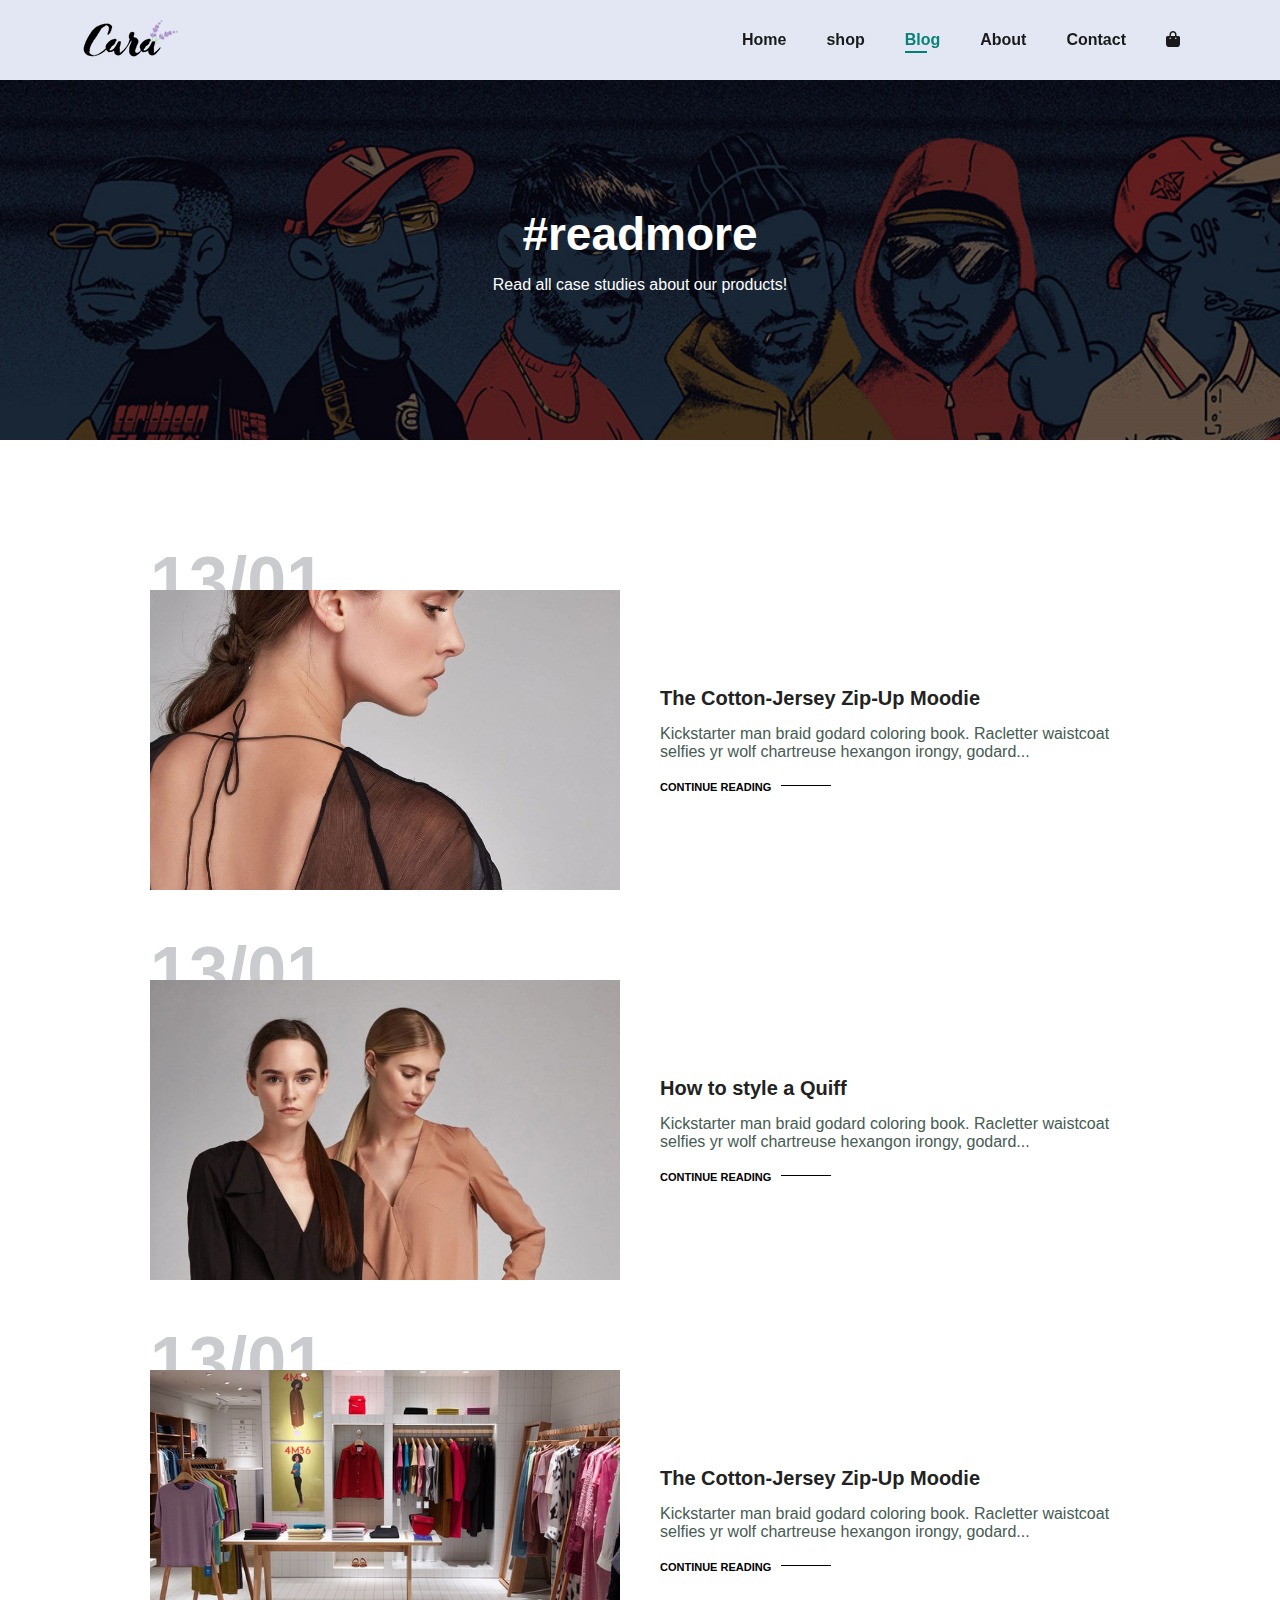
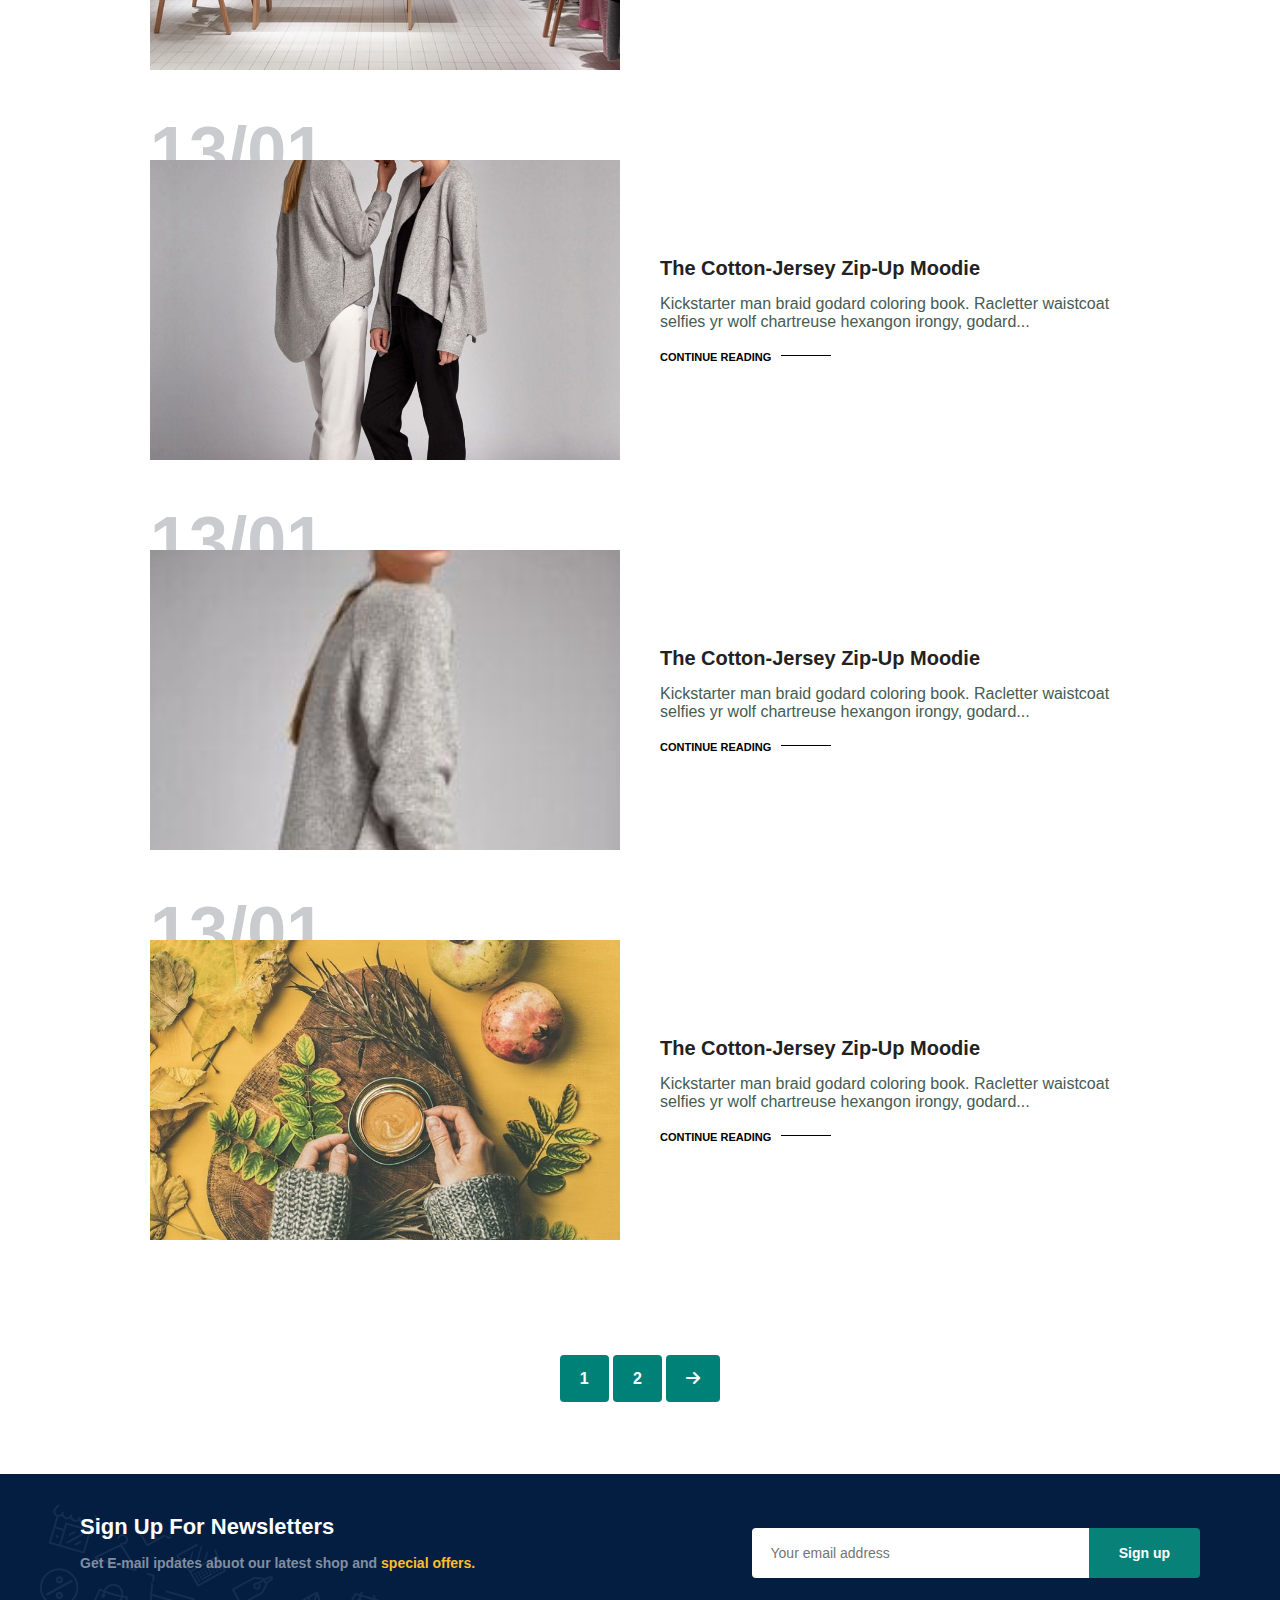
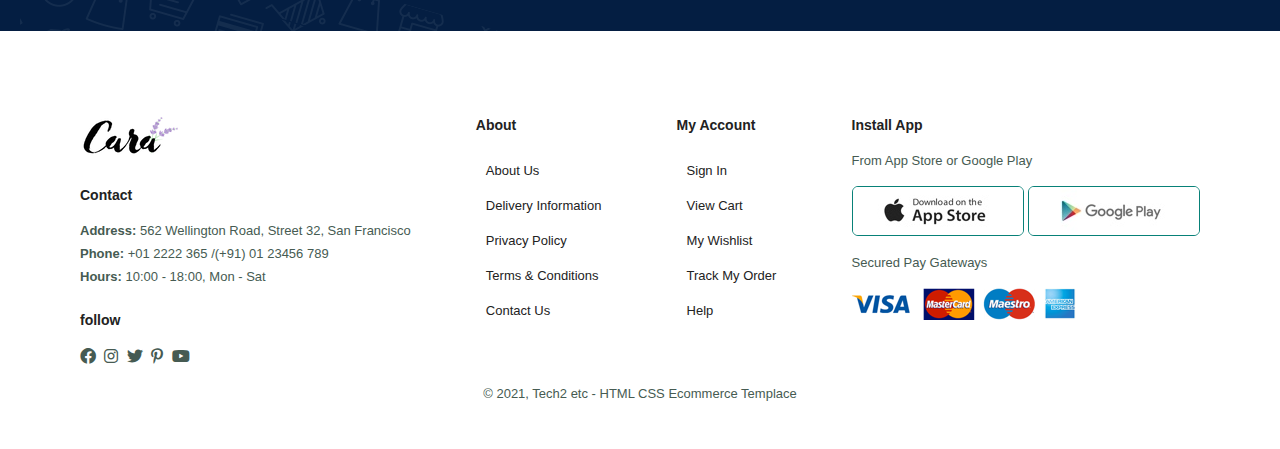
<file: blog.html>
<html lang="en">
<head>
    <meta charset="UTF-8">
    <meta http-equiv="X-UA-Compatible" content="IE=edge">
    <meta name="viewport" content="width=device-width, initial-scale=1.0">
    <title>Tech2etc Ecommerce Tutorial</title>
    <link rel="stylesheet" href="./src/font/themify-icons/themify-icons.css">
    <link rel="stylesheet" href="./src/fontawesome-free-6.1.2/css/all.min.css">
    <link rel="stylesheet" href="./src/css/style.css">
    <link rel="stylesheet" href="./src/css/base.css">
    <link rel="stylesheet" href="./src/css/responsive.css">
</head>
<body>

    <section id="header">
        <a href="#"><img src="./src/img/logo.png" class="logo" alt=""></a>

        <div>
            <ul id="navbar">
                <li><a href="index.html">Home</a></li>
                <li><a href="shop.html">shop</a></li>
                <li><a class="active" href="blog.html">Blog</a></li>
                <li><a href="abuot.html">About</a></li>
                <li><a href="contact.html">Contact</a></li>
                <li id="lg-bag"><a href="cart.html"><i class="fa-solid fa-bag-shopping"></i></a></li>
                <a href="#" id="close"><i class="fa-sharp fa-solid fa-xmark"></i></a>
            </ul>
        </div>
        <div id="mobile">
            <a href="cart.html"><i class="fa-solid fa-bag-shopping"></i></a>
            <i id="bar" class="fas fa-outdent"></i>
        </div>
    </section>

    <section id="page-header" class="blog-header">
        <h2>#readmore</h2>
        <p>Read all case studies about our products!</p>
    </section>

    <section id="blog">
        <div class="blog-box">
            <div class="blog-img">
                <img src="/src/imgs/blog/b1.jpg" alt="">
            </div>
            <div class="blog-details">
                <h4>The Cotton-Jersey Zip-Up Moodie</h4>
                <p>Kickstarter man braid godard coloring book. Racletter waistcoat selfies yr
                    wolf chartreuse hexangon irongy, godard...
                </p>
                <a href="#">CONTINUE READING</a>
            </div>
            <h1>13/01</h1>
        </div>
        <div class="blog-box">
            <div class="blog-img">
                <img src="/src/imgs/blog/b2.jpg" alt="">
            </div>
            <div class="blog-details">
                <h4>How to style a Quiff</h4>
                <p>Kickstarter man braid godard coloring book. Racletter waistcoat selfies yr
                    wolf chartreuse hexangon irongy, godard...
                </p>
                <a href="#">CONTINUE READING</a>
            </div>
            <h1>13/01</h1>
        </div>
        <div class="blog-box">
            <div class="blog-img">
                <img src="/src/imgs/blog/b3.jpg" alt="">
            </div>
            <div class="blog-details">
                <h4>The Cotton-Jersey Zip-Up Moodie</h4>
                <p>Kickstarter man braid godard coloring book. Racletter waistcoat selfies yr
                    wolf chartreuse hexangon irongy, godard...
                </p>
                <a href="#">CONTINUE READING</a>
            </div>
            <h1>13/01</h1>
        </div>
        <div class="blog-box">
            <div class="blog-img">
                <img src="/src/imgs/blog/b4.jpg" alt="">
            </div>
            <div class="blog-details">
                <h4>The Cotton-Jersey Zip-Up Moodie</h4>
                <p>Kickstarter man braid godard coloring book. Racletter waistcoat selfies yr
                    wolf chartreuse hexangon irongy, godard...
                </p>
                <a href="#">CONTINUE READING</a>
            </div>
            <h1>13/01</h1>
        </div>
        <div class="blog-box">
            <div class="blog-img">
                <img src="/src/imgs/blog/b5.jpg" alt="">
            </div>
            <div class="blog-details">
                <h4>The Cotton-Jersey Zip-Up Moodie</h4>
                <p>Kickstarter man braid godard coloring book. Racletter waistcoat selfies yr
                    wolf chartreuse hexangon irongy, godard...
                </p>
                <a href="#">CONTINUE READING</a>
            </div>
            <h1>13/01</h1>
        </div>
        <div class="blog-box">
            <div class="blog-img">
                <img src="/src/imgs/blog/b6.jpg" alt="">
            </div>
            <div class="blog-details">
                <h4>The Cotton-Jersey Zip-Up Moodie</h4>
                <p>Kickstarter man braid godard coloring book. Racletter waistcoat selfies yr
                    wolf chartreuse hexangon irongy, godard...
                </p>
                <a href="#">CONTINUE READING</a>
            </div>
            <h1>13/01</h1>
        </div>
    </section>
     

    <section id="pagination" class="section-p1">
        <a href="#">1</a>
        <a href="#">2</a>
        <a href="#"><i class="fa-sharp fa-solid fa-arrow-right"></i></a>
    </section>

    <section id="newsletter" class="section-p1 section-m1">
        <div class="newstext">
            <h4>Sign Up For Newsletters</h4>
            <p>Get E-mail ipdates abuot our latest shop and <span>special offers.</span></p>
        </div>
        <div class="form">
            <input type="text" placeholder="Your email address">
            <button class="normal">Sign up</button>
        </div>
    </section>

    <footer class="section-p1">
        <div class="col">
            <img class="logo" src="./src/img/logo.png" alt="">
            <h4>Contact</h4>
            <p><strong>Address: </strong> 562 Wellington Road, Street 32, San Francisco</p>
            <p><strong>Phone:</strong> +01 2222 365 /(+91) 01 23456 789</p>
            <p><strong>Hours:</strong> 10:00 - 18:00, Mon - Sat</p>
            <div class="follow">
                <h4>follow</h4>
                <div class="icon">
                    <i class="fab fa-facebook"></i>
                    <i class="fab fa-instagram"></i>
                    <i class="fab fa-twitter"></i>
                    <i class="fab fa-pinterest-p"></i>
                    <i class="fab fa-youtube"></i>
                </div>
            </div>
        </div>
        <div class="col">
            <h4>About</h4>
            <a href="#">About Us</a>
            <a href="#">Delivery Information</a>
            <a href="#">Privacy Policy</a>
            <a href="#">Terms & Conditions</a>
            <a href="#">Contact Us</a>
        </div>

        <div class="col">
            <h4>My Account</h4>
            <a href="#">Sign In</a>
            <a href="#">View Cart</a>
            <a href="#">My Wishlist</a>
            <a href="#">Track My Order</a>
            <a href="#">Help</a>
        </div>

        <div class="col install">
            <h4>Install App</h4>
            <p>From App Store or Google Play</p>
            <div class="row">
                <img src="/src/imgs/pay/app.jpg" alt="">
                <img src="/src/imgs/pay/play.jpg" alt="">
            </div>
            <p>Secured Pay Gateways</p>
            <img src="/src/imgs/pay/pay.png" alt="">
        </div>

        <div class="copyright">
            <p>© 2021, Tech2 etc - HTML CSS Ecommerce Templace</p>
        </div>
    </footer>


    <script src="./src/js/script.js"></script>
</body>
</html>
</file>
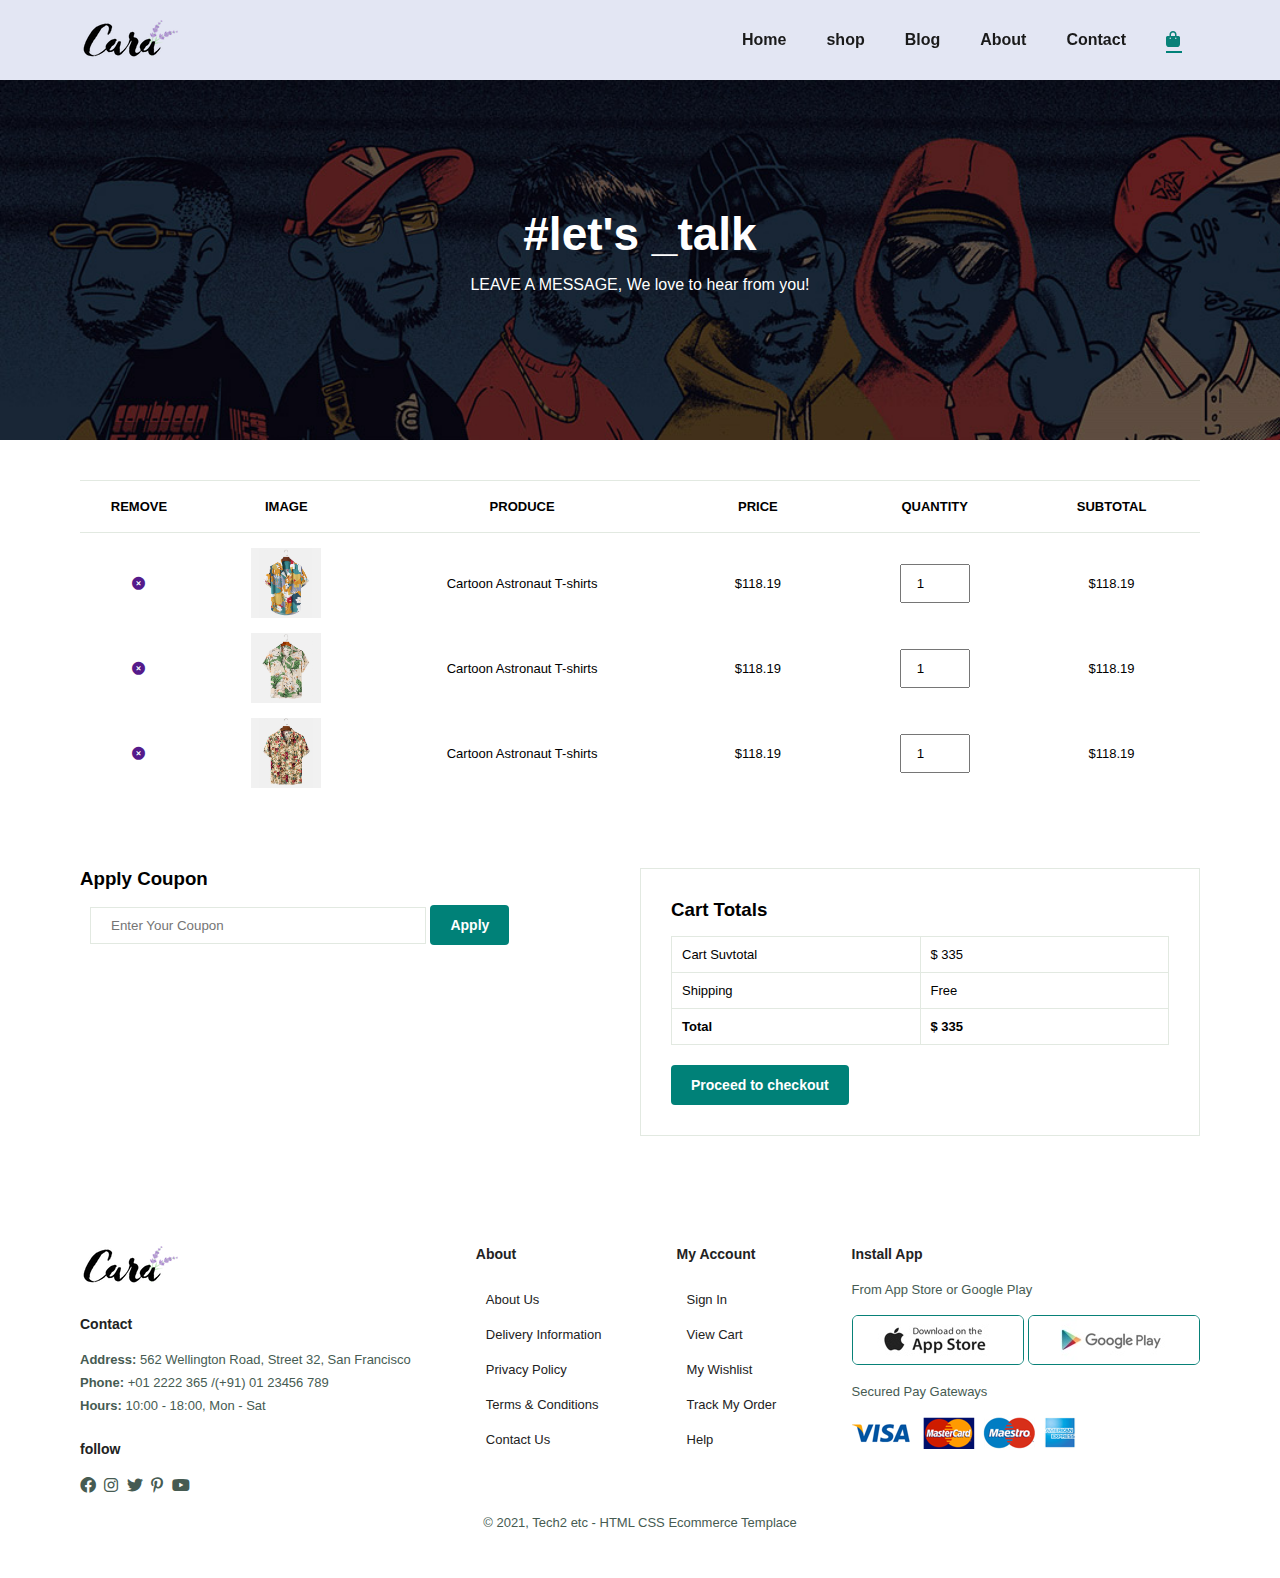
<file: cart.html>
<html lang="en">
<head>
    <meta charset="UTF-8">
    <meta http-equiv="X-UA-Compatible" content="IE=edge">
    <meta name="viewport" content="width=device-width, initial-scale=1.0">
    <title>Tech2etc Ecommerce Tutorial</title>
    <link rel="stylesheet" href="./src/font/themify-icons/themify-icons.css">
    <link rel="stylesheet" href="./src/fontawesome-free-6.1.2/css/all.min.css">
    <link rel="stylesheet" href="./src/css/style.css">
    <link rel="stylesheet" href="./src/css/base.css">
    <link rel="stylesheet" href="./src/css/responsive.css">
</head>
<body>

    <section id="header">
        <a href="#"><img src="./src/img/logo.png" class="logo" alt=""></a>

        <div>
            <ul id="navbar">
                <li><a href="index.html">Home</a></li>
                <li><a href="shop.html">shop</a></li>
                <li><a href="blog.html">Blog</a></li>
                <li><a href="abuot.html">About</a></li>
                <li><a href="contact.html">Contact</a></li>
                <li id="lg-bag"><a  class="active" href="cart.html"><i class="fa-solid fa-bag-shopping"></i></a></li>
                <a href="#" id="close"><i class="fa-sharp fa-solid fa-xmark"></i></a>
            </ul>
        </div>
        <div id="mobile">
            <a href="cart.html"><i class="fa-solid fa-bag-shopping"></i></a>
            <i id="bar" class="fas fa-outdent"></i>
        </div>
    </section>

    <section id="page-header" class="about-header">
        <h2>#let's _talk</h2>
        <p>LEAVE A MESSAGE, We love to hear from you!</p>
    </section>

    <section id="cart" class="section-p1">
        <table width="100%">
            <thead>
                <tr>
                    <td>Remove</td>
                    <td>Image</td>
                    <td>Produce</td>
                    <td>Price</td>
                    <td>Quantity</td>
                    <td>Subtotal</td>
                </tr>
            </thead>
            <tbody>
                <tr>
                    <td>
                        <a href=""><i class="fa-sharp fa-solid fa-circle-xmark"></i></a>
                    </td>
                    <td><img src="/src/imgs/products/f1.jpg" alt=""></td>
                    <td>Cartoon Astronaut T-shirts</td>
                    <td>$118.19</td>
                    <td><input type="number" value="1"></td>
                    <td>$118.19</td>

                </tr>
                <tr>
                    <td>
                        <a href=""><i class="fa-sharp fa-solid fa-circle-xmark"></i></a>
                    </td>
                    <td><img src="/src/imgs/products/f2.jpg" alt=""></td>
                    <td>Cartoon Astronaut T-shirts</td>
                    <td>$118.19</td>
                    <td><input type="number" value="1"></td>
                    <td>$118.19</td>

                </tr>
                <tr>
                    <td>
                        <a href=""><i class="fa-sharp fa-solid fa-circle-xmark"></i></a>
                    </td>
                    <td><img src="/src/imgs/products/f3.jpg" alt=""></td>
                    <td>Cartoon Astronaut T-shirts</td>
                    <td>$118.19</td>
                    <td><input type="number" value="1"></td>
                    <td>$118.19</td>

                </tr>
            </tbody>
        </table>
    </section>

    <section id="cart-add" class="section-p1">
        <div id="coupon">
            <h3>Apply Coupon</h3>
            <div>
                <input type="text" placeholder="Enter Your Coupon">
                <button class="normal">Apply</button>
            </div>
        </div>

        <div id="subtotal">
            <h3>Cart Totals</h3>
            <table>
                <tr>
                    <td>Cart Suvtotal</td>
                    <td>$ 335</td>
                </tr>
                <tr>
                    <td>Shipping</td>
                    <td>Free</td>
                </tr>
                <tr>
                    <td><strong>Total</strong></td>
                    <td><strong>$ 335</strong></td>
                </tr>
            </table>
            <button class="normal">Proceed to checkout</button>
        </div>
    </section>



    <footer class="section-p1">
        <div class="col">
            <img class="logo" src="./src/img/logo.png" alt="">
            <h4>Contact</h4>
            <p><strong>Address: </strong> 562 Wellington Road, Street 32, San Francisco</p>
            <p><strong>Phone:</strong> +01 2222 365 /(+91) 01 23456 789</p>
            <p><strong>Hours:</strong> 10:00 - 18:00, Mon - Sat</p>
            <div class="follow">
                <h4>follow</h4>
                <div class="icon">
                    <i class="fab fa-facebook"></i>
                    <i class="fab fa-instagram"></i>
                    <i class="fab fa-twitter"></i>
                    <i class="fab fa-pinterest-p"></i>
                    <i class="fab fa-youtube"></i>
                </div>
            </div>
        </div>
        <div class="col">
            <h4>About</h4>
            <a href="#">About Us</a>
            <a href="#">Delivery Information</a>
            <a href="#">Privacy Policy</a>
            <a href="#">Terms & Conditions</a>
            <a href="#">Contact Us</a>
        </div>

        <div class="col">
            <h4>My Account</h4>
            <a href="#">Sign In</a>
            <a href="#">View Cart</a>
            <a href="#">My Wishlist</a>
            <a href="#">Track My Order</a>
            <a href="#">Help</a>
        </div>

        <div class="col install">
            <h4>Install App</h4>
            <p>From App Store or Google Play</p>
            <div class="row">
                <img src="/src/imgs/pay/app.jpg" alt="">
                <img src="/src/imgs/pay/play.jpg" alt="">
            </div>
            <p>Secured Pay Gateways</p>
            <img src="/src/imgs/pay/pay.png" alt="">
        </div>

        <div class="copyright">
            <p>© 2021, Tech2 etc - HTML CSS Ecommerce Templace</p>
        </div>
    </footer>


    <script src="./src/js/script.js"></script>
</body>
</html>
</file>
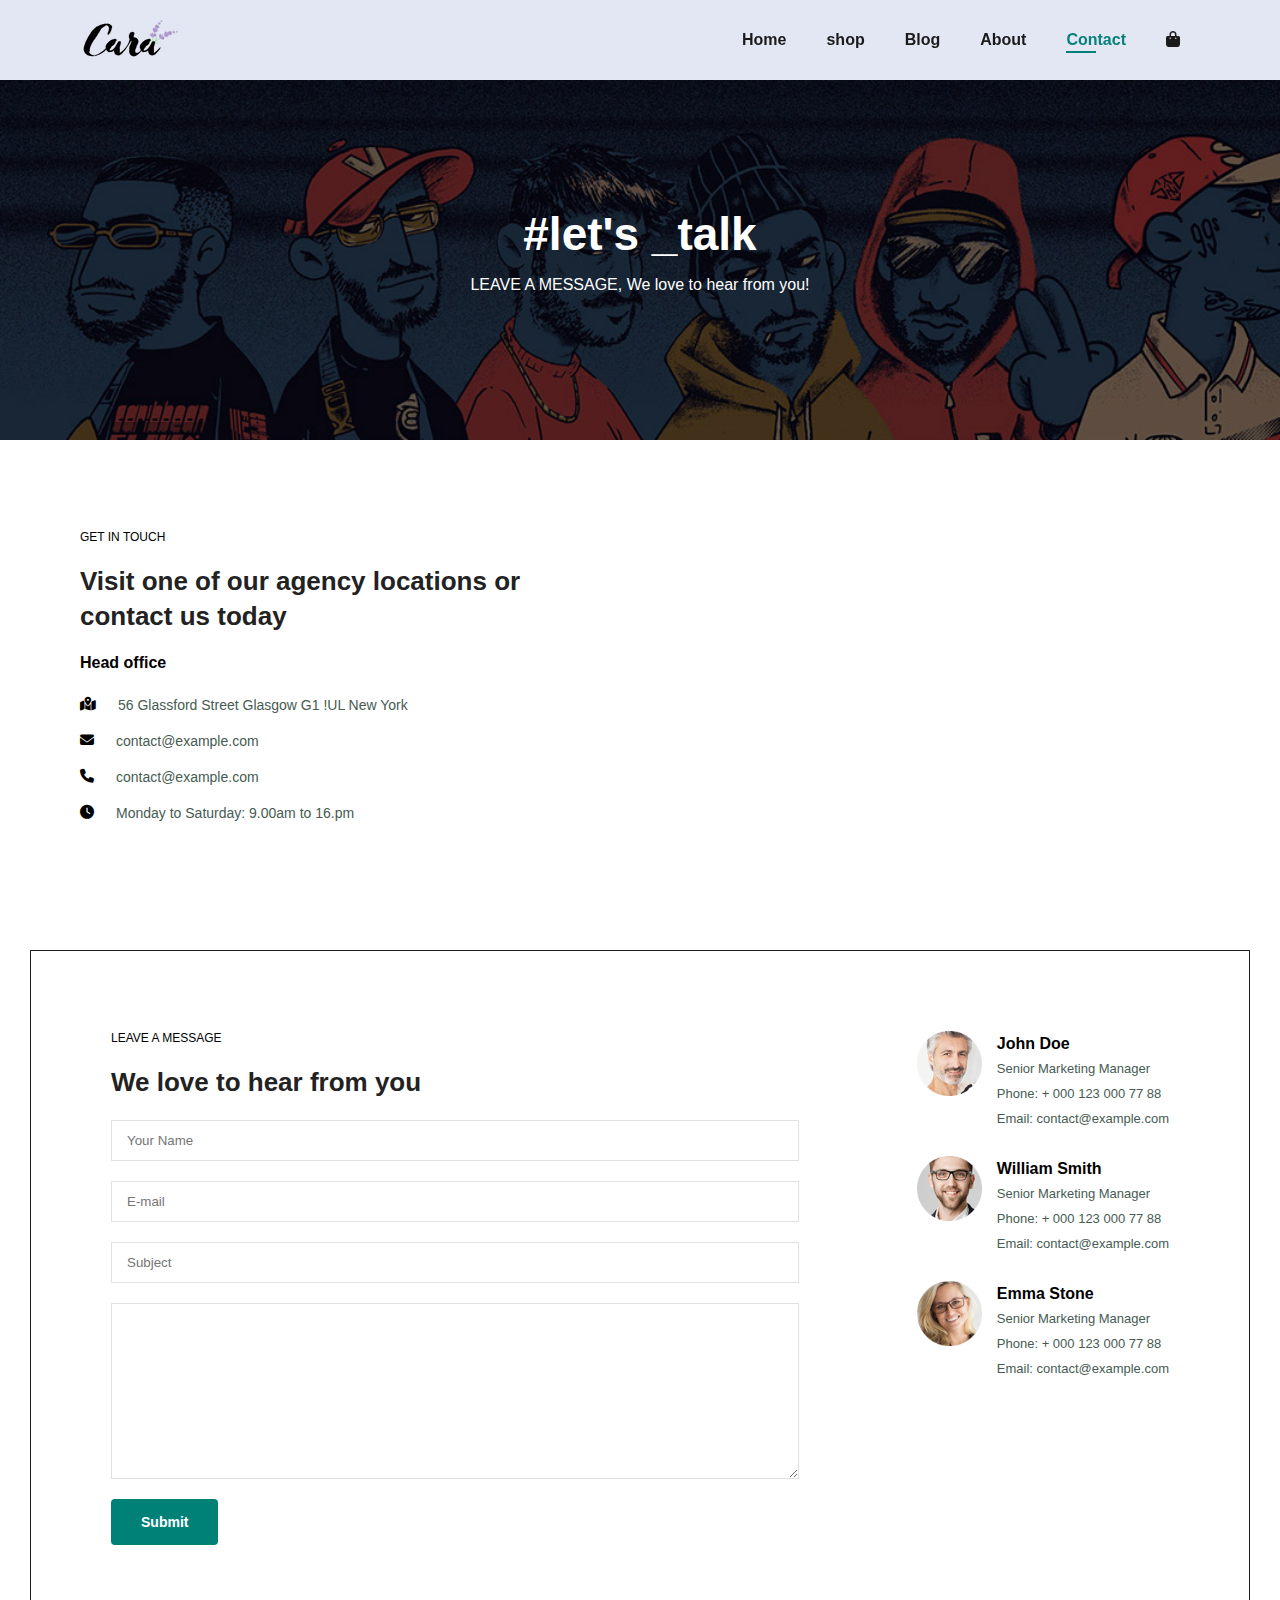
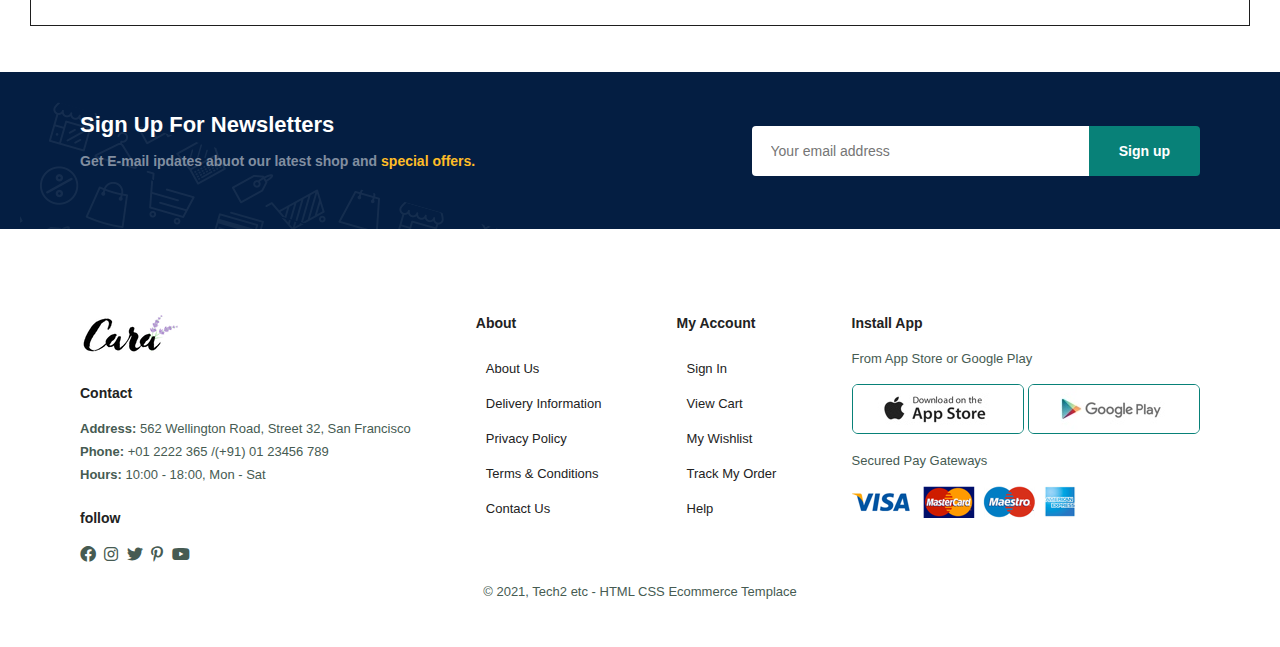
<file: contact.html>
<html lang="en">
<head>
    <meta charset="UTF-8">
    <meta http-equiv="X-UA-Compatible" content="IE=edge">
    <meta name="viewport" content="width=device-width, initial-scale=1.0">
    <title>Tech2etc Ecommerce Tutorial</title>
    <link rel="stylesheet" href="./src/font/themify-icons/themify-icons.css">
    <link rel="stylesheet" href="./src/fontawesome-free-6.1.2/css/all.min.css">
    <link rel="stylesheet" href="./src/css/style.css">
    <link rel="stylesheet" href="./src/css/base.css">
    <link rel="stylesheet" href="./src/css/responsive.css">
</head>
<body>

    <section id="header">
        <a href="#"><img src="./src/img/logo.png" class="logo" alt=""></a>

        <div>
            <ul id="navbar">
                <li><a href="index.html">Home</a></li>
                <li><a href="shop.html">shop</a></li>
                <li><a href="blog.html">Blog</a></li>
                <li><a href="abuot.html">About</a></li>
                <li><a  class="active" href="contact.html">Contact</a></li>
                <li id="lg-bag"><a href="cart.html"><i class="fa-solid fa-bag-shopping"></i></a></li>
                <a href="#" id="close"><i class="fa-sharp fa-solid fa-xmark"></i></a>
            </ul>
        </div>
        <div id="mobile">
            <a href="cart.html"><i class="fa-solid fa-bag-shopping"></i></a>
            <i id="bar" class="fas fa-outdent"></i>
        </div>
    </section>

    <section id="page-header" class="about-header">
        <h2>#let's _talk</h2>
        <p>LEAVE A MESSAGE, We love to hear from you!</p>
    </section>

    <section id="contact-details" class="section-p1">
        <div class="details">
            <span>GET IN TOUCH</span>
            <h2>Visit one of our agency locations or contact us today</h2>
            <h3>Head office</h3>
            <div>
                <li>
                    <i class="fa-sharp fa-solid fa-map-location-dot"></i>
                    <p>56 Glassford Street Glasgow G1 !UL New York</p>
                </li>
                <li>
                    <i class="fa-sharp fa-solid fa-envelope"></i>
                    <p>contact@example.com</p>
                </li>
                <li>
                    <i class="fa-sharp fa-solid fa-phone"></i>
                    <p>contact@example.com</p>
                </li>
                <li>
                    <i class="fa-sharp fa-solid fa-clock"></i>
                    <p>Monday to Saturday: 9.00am to 16.pm</p>
                </li>
            </div>
        </div>

        <div class="map">
            <iframe src="https://www.google.com/maps/embed?pb=!1m18!1m12!1m3!1d3917.110103261057!2d106.79990691411783!3d10.955054958868304!2m3!1f0!2f0!3f0!3m2!1i1024!2i768!4f13.1!3m3!1m2!1s0x3174d9591fa35181%3A0x6afc932071491d69!2zVHLGsOG7nW5nIMSQ4bqhaSBo4buNYyBM4bqhYyBI4buTbmcgKEPGoSBz4bufIDIp!5e0!3m2!1svi!2s!4v1668185348656!5m2!1svi!2s" width="600" height="450" style="border:0;" allowfullscreen="" loading="lazy" referrerpolicy="no-referrer-when-downgrade"></iframe>
        </div>
    </section>

    <section id="form-details">
        <form action="">
            <span>LEAVE A MESSAGE</span>
            <h2>We love to hear from you</h2>
            <input type="text" placeholder="Your Name">
            <input type="text" placeholder="E-mail">
            <input type="text" placeholder="Subject">
            <textarea name="" id="" cols="30" rows="10" placeholder="Your Message">
            </textarea>
            <button class="normal">Submit</button>
        </form>

        <div class="people">
            <div>
                <img src="/src/imgs/people/1.png" alt="">
                <p><span>John Doe</span> Senior Marketing Manager <br> Phone: + 000 123
                000 77 88 <br>Email: contact@example.com</p>
            </div>
            <div>
                <img src="/src/imgs/people/2.png" alt="">
                <p><span>William Smith</span> Senior Marketing Manager <br> Phone: + 000 123
                000 77 88 <br>Email: contact@example.com</p>
            </div>
            <div>
                <img src="/src/imgs/people/3.png" alt="">
                <p><span>Emma Stone</span> Senior Marketing Manager <br> Phone: + 000 123
                000 77 88 <br>Email: contact@example.com</p>
            </div>
        </div>
    </section>

    <section id="newsletter" class="section-p1 section-m1">
        <div class="newstext">
            <h4>Sign Up For Newsletters</h4>
            <p>Get E-mail ipdates abuot our latest shop and <span>special offers.</span></p>
        </div>
        <div class="form">
            <input type="text" placeholder="Your email address">
            <button class="normal">Sign up</button>
        </div>
    </section>

    <footer class="section-p1">
        <div class="col">
            <img class="logo" src="./src/img/logo.png" alt="">
            <h4>Contact</h4>
            <p><strong>Address: </strong> 562 Wellington Road, Street 32, San Francisco</p>
            <p><strong>Phone:</strong> +01 2222 365 /(+91) 01 23456 789</p>
            <p><strong>Hours:</strong> 10:00 - 18:00, Mon - Sat</p>
            <div class="follow">
                <h4>follow</h4>
                <div class="icon">
                    <i class="fab fa-facebook"></i>
                    <i class="fab fa-instagram"></i>
                    <i class="fab fa-twitter"></i>
                    <i class="fab fa-pinterest-p"></i>
                    <i class="fab fa-youtube"></i>
                </div>
            </div>
        </div>
        <div class="col">
            <h4>About</h4>
            <a href="#">About Us</a>
            <a href="#">Delivery Information</a>
            <a href="#">Privacy Policy</a>
            <a href="#">Terms & Conditions</a>
            <a href="#">Contact Us</a>
        </div>

        <div class="col">
            <h4>My Account</h4>
            <a href="#">Sign In</a>
            <a href="#">View Cart</a>
            <a href="#">My Wishlist</a>
            <a href="#">Track My Order</a>
            <a href="#">Help</a>
        </div>

        <div class="col install">
            <h4>Install App</h4>
            <p>From App Store or Google Play</p>
            <div class="row">
                <img src="/src/imgs/pay/app.jpg" alt="">
                <img src="/src/imgs/pay/play.jpg" alt="">
            </div>
            <p>Secured Pay Gateways</p>
            <img src="/src/imgs/pay/pay.png" alt="">
        </div>

        <div class="copyright">
            <p>© 2021, Tech2 etc - HTML CSS Ecommerce Templace</p>
        </div>
    </footer>


    <script src="./src/js/script.js"></script>
</body>
</html>
</file>
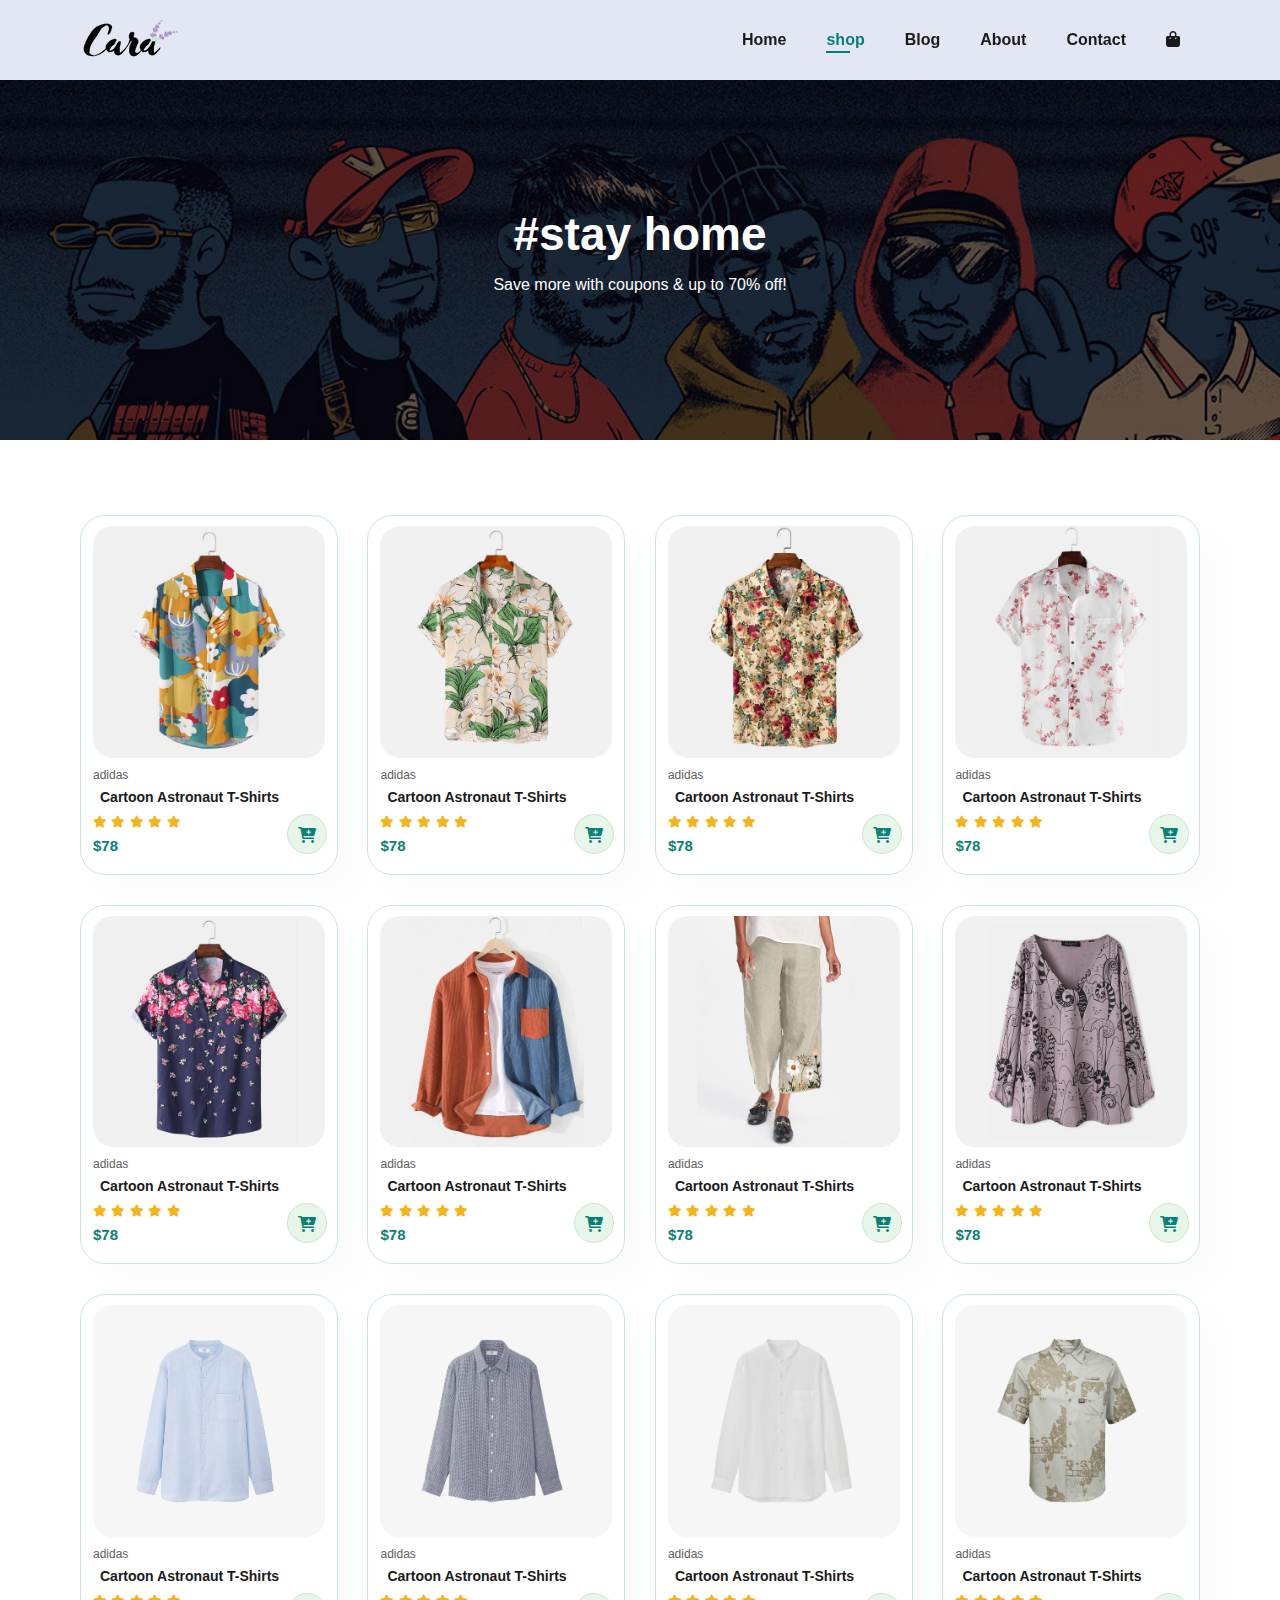
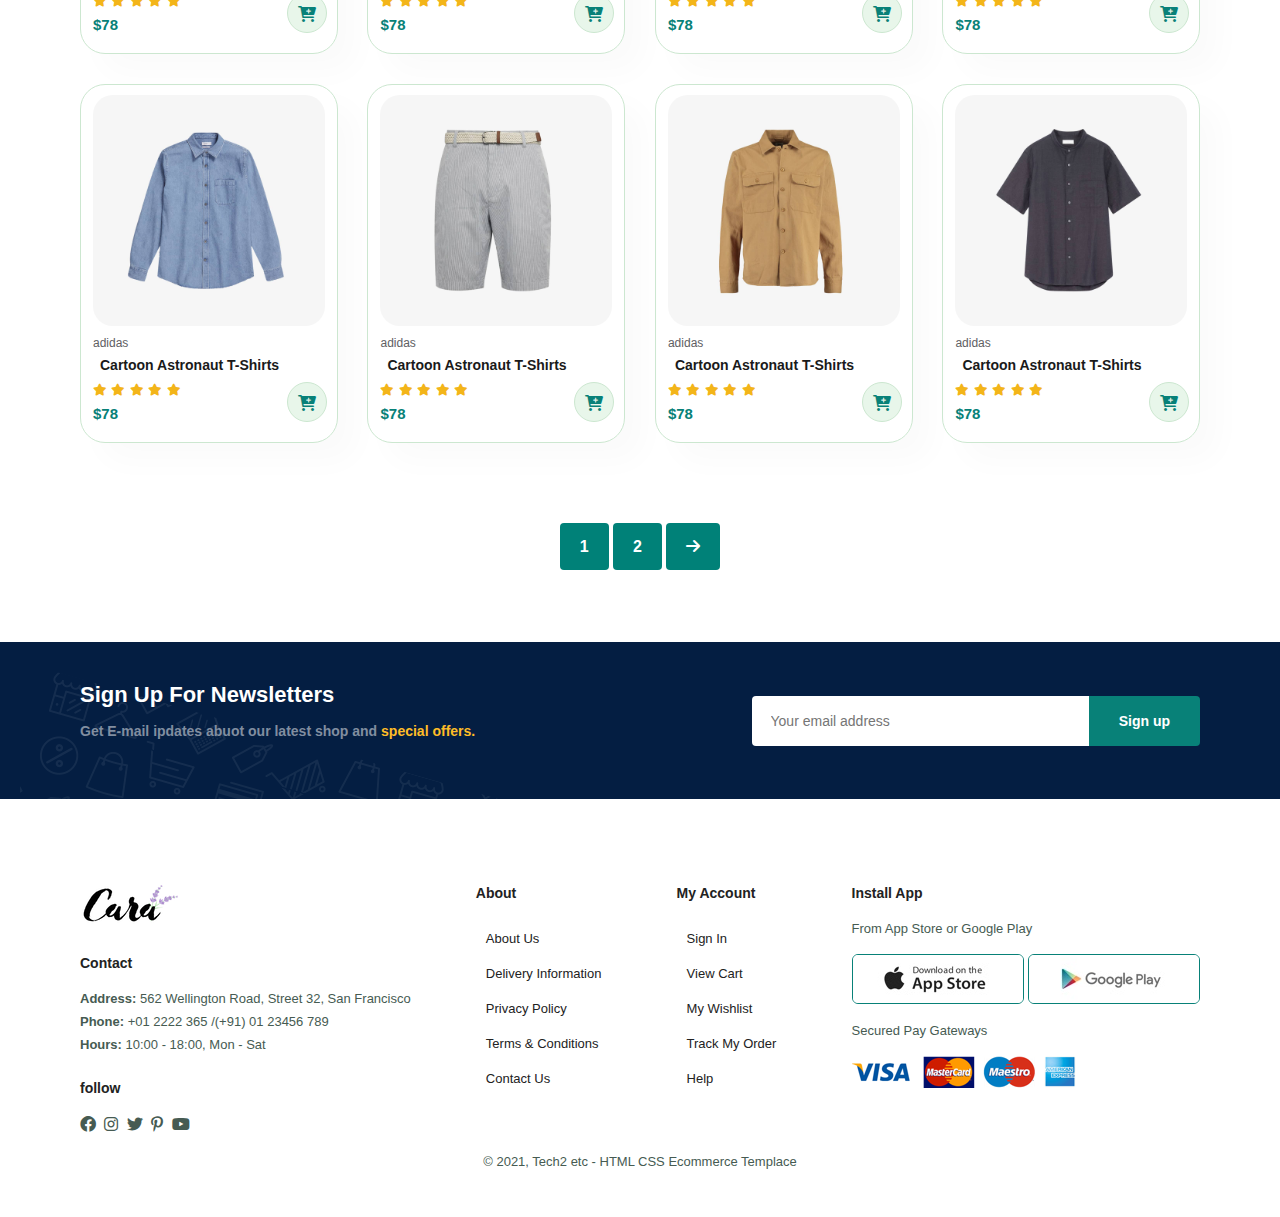
<file: shop.html>
<html lang="en">
<head>
    <meta charset="UTF-8">
    <meta http-equiv="X-UA-Compatible" content="IE=edge">
    <meta name="viewport" content="width=device-width, initial-scale=1.0">
    <title>Tech2etc Ecommerce Tutorial</title>
    <link rel="stylesheet" href="./src/font/themify-icons/themify-icons.css">
    <link rel="stylesheet" href="./src/fontawesome-free-6.1.2/css/all.min.css">
    <link rel="stylesheet" href="./src/css/style.css">
    <link rel="stylesheet" href="./src/css/base.css">
    <link rel="stylesheet" href="./src/css/responsive.css">
</head>
<body>

    <section id="header">
        <a href="#"><img src="./src/img/logo.png" class="logo" alt=""></a>

        <div>
            <ul id="navbar">
                <li><a href="index.html">Home</a></li>
                <li><a class="active" href="shop.html">shop</a></li>
                <li><a href="blog.html">Blog</a></li>
                <li><a href="abuot.html">About</a></li>
                <li><a href="contact.html">Contact</a></li>
                <li id="lg-bag"><a href="cart.html"><i class="fa-solid fa-bag-shopping"></i></a></li>
                <a href="#" id="close"><i class="fa-sharp fa-solid fa-xmark"></i></a>
            </ul>
        </div>
        <div id="mobile">
            <a href="cart.html"><i class="fa-solid fa-bag-shopping"></i></a>
            <i id="bar" class="fas fa-outdent"></i>
        </div>
    </section>

    <section id="page-header">
        <h2>#stay home</h2>
        <p>Save more with coupons & up to 70% off!</p>
    </section>

    <section id="product1" class="section-p1">
        <div class="pro-container">
            <div class="pro" onclick="window.location.href='sproduct.html';">
                <img src="./src/img/products/f1.jpg" alt="">
                <div class="des">
                    <span>adidas</span>
                    <h5>Cartoon Astronaut T-Shirts</h5>
                    <div class="star">
                        <i class="fas fa-star"></i>
                        <i class="fas fa-star"></i>
                        <i class="fas fa-star"></i>
                        <i class="fas fa-star"></i>
                        <i class="fas fa-star"></i>
                    </div>
                    <h4>$78</h4>
                </div>
                <a href="#"><i class="fa-sharp fa-solid fa-cart-plus cart"></i></a>
            </div>
            <div class="pro">
                <img src="./src/img/products/f2.jpg" alt="">
                <div class="des">
                    <span>adidas</span>
                    <h5>Cartoon Astronaut T-Shirts</h5>
                    <div class="star">
                        <i class="fas fa-star"></i>
                        <i class="fas fa-star"></i>
                        <i class="fas fa-star"></i>
                        <i class="fas fa-star"></i>
                        <i class="fas fa-star"></i>
                    </div>
                    <h4>$78</h4>
                </div>
                <a href="#"><i class="fa-sharp fa-solid fa-cart-plus cart"></i></a>
            </div>
            <div class="pro">
                <img src="./src/img/products/f3.jpg" alt="">
                <div class="des">
                    <span>adidas</span>
                    <h5>Cartoon Astronaut T-Shirts</h5>
                    <div class="star">
                        <i class="fas fa-star"></i>
                        <i class="fas fa-star"></i>
                        <i class="fas fa-star"></i>
                        <i class="fas fa-star"></i>
                        <i class="fas fa-star"></i>
                    </div>
                    <h4>$78</h4>
                </div>
                <a href="#"><i class="fa-sharp fa-solid fa-cart-plus cart"></i></a>
            </div>
            <div class="pro">
                <img src="./src/img/products/f4.jpg" alt="">
                <div class="des">
                    <span>adidas</span>
                    <h5>Cartoon Astronaut T-Shirts</h5>
                    <div class="star">
                        <i class="fas fa-star"></i>
                        <i class="fas fa-star"></i>
                        <i class="fas fa-star"></i>
                        <i class="fas fa-star"></i>
                        <i class="fas fa-star"></i>
                    </div>
                    <h4>$78</h4>
                </div>
                <a href="#"><i class="fa-sharp fa-solid fa-cart-plus cart"></i></a>
            </div>
            <div class="pro">
                <img src="./src/img/products/f5.jpg" alt="">
                <div class="des">
                    <span>adidas</span>
                    <h5>Cartoon Astronaut T-Shirts</h5>
                    <div class="star">
                        <i class="fas fa-star"></i>
                        <i class="fas fa-star"></i>
                        <i class="fas fa-star"></i>
                        <i class="fas fa-star"></i>
                        <i class="fas fa-star"></i>
                    </div>
                    <h4>$78</h4>
                </div>
                <a href="#"><i class="fa-sharp fa-solid fa-cart-plus cart"></i></a>
            </div>
            <div class="pro">
                <img src="./src/img/products/f6.jpg" alt="">
                <div class="des">
                    <span>adidas</span>
                    <h5>Cartoon Astronaut T-Shirts</h5>
                    <div class="star">
                        <i class="fas fa-star"></i>
                        <i class="fas fa-star"></i>
                        <i class="fas fa-star"></i>
                        <i class="fas fa-star"></i>
                        <i class="fas fa-star"></i>
                    </div>
                    <h4>$78</h4>
                </div>
                <a href="#"><i class="fa-sharp fa-solid fa-cart-plus cart"></i></a>
            </div>
            <div class="pro">
                <img src="./src/img/products/f7.jpg" alt="">
                <div class="des">
                    <span>adidas</span>
                    <h5>Cartoon Astronaut T-Shirts</h5>
                    <div class="star">
                        <i class="fas fa-star"></i>
                        <i class="fas fa-star"></i>
                        <i class="fas fa-star"></i>
                        <i class="fas fa-star"></i>
                        <i class="fas fa-star"></i>
                    </div>
                    <h4>$78</h4>
                </div>
                <a href="#"><i class="fa-sharp fa-solid fa-cart-plus cart"></i></a>
            </div>
            <div class="pro">
                <img src="./src/img/products/f8.jpg" alt="">
                <div class="des">
                    <span>adidas</span>
                    <h5>Cartoon Astronaut T-Shirts</h5>
                    <div class="star">
                        <i class="fas fa-star"></i>
                        <i class="fas fa-star"></i>
                        <i class="fas fa-star"></i>
                        <i class="fas fa-star"></i>
                        <i class="fas fa-star"></i>
                    </div>
                    <h4>$78</h4>
                </div>
                <a href="#"><i class="fa-sharp fa-solid fa-cart-plus cart"></i></a>
            </div>
       
            <div class="pro">
                <img src="./src/img/products/n1.jpg" alt="">
                <div class="des">
                    <span>adidas</span>
                    <h5>Cartoon Astronaut T-Shirts</h5>
                    <div class="star">
                        <i class="fas fa-star"></i>
                        <i class="fas fa-star"></i>
                        <i class="fas fa-star"></i>
                        <i class="fas fa-star"></i>
                        <i class="fas fa-star"></i>
                    </div>
                    <h4>$78</h4>
                </div>
                <a href="#"><i class="fa-sharp fa-solid fa-cart-plus cart"></i></a>
            </div>
            <div class="pro">
                <img src="./src/img/products/n2.jpg" alt="">
                <div class="des">
                    <span>adidas</span>
                    <h5>Cartoon Astronaut T-Shirts</h5>
                    <div class="star">
                        <i class="fas fa-star"></i>
                        <i class="fas fa-star"></i>
                        <i class="fas fa-star"></i>
                        <i class="fas fa-star"></i>
                        <i class="fas fa-star"></i>
                    </div>
                    <h4>$78</h4>
                </div>
                <a href="#"><i class="fa-sharp fa-solid fa-cart-plus cart"></i></a>
            </div>
            <div class="pro">
                <img src="./src/img/products/n3.jpg" alt="">
                <div class="des">
                    <span>adidas</span>
                    <h5>Cartoon Astronaut T-Shirts</h5>
                    <div class="star">
                        <i class="fas fa-star"></i>
                        <i class="fas fa-star"></i>
                        <i class="fas fa-star"></i>
                        <i class="fas fa-star"></i>
                        <i class="fas fa-star"></i>
                    </div>
                    <h4>$78</h4>
                </div>
                <a href="#"><i class="fa-sharp fa-solid fa-cart-plus cart"></i></a>
            </div>
            <div class="pro">
                <img src="./src/img/products/n4.jpg" alt="">
                <div class="des">
                    <span>adidas</span>
                    <h5>Cartoon Astronaut T-Shirts</h5>
                    <div class="star">
                        <i class="fas fa-star"></i>
                        <i class="fas fa-star"></i>
                        <i class="fas fa-star"></i>
                        <i class="fas fa-star"></i>
                        <i class="fas fa-star"></i>
                    </div>
                    <h4>$78</h4>
                </div>
                <a href="#"><i class="fa-sharp fa-solid fa-cart-plus cart"></i></a>
            </div>
            <div class="pro">
                <img src="./src/img/products/n5.jpg" alt="">
                <div class="des">
                    <span>adidas</span>
                    <h5>Cartoon Astronaut T-Shirts</h5>
                    <div class="star">
                        <i class="fas fa-star"></i>
                        <i class="fas fa-star"></i>
                        <i class="fas fa-star"></i>
                        <i class="fas fa-star"></i>
                        <i class="fas fa-star"></i>
                    </div>
                    <h4>$78</h4>
                </div>
                <a href="#"><i class="fa-sharp fa-solid fa-cart-plus cart"></i></a>
            </div>
            <div class="pro">
                <img src="./src/img/products/n6.jpg" alt="">
                <div class="des">
                    <span>adidas</span>
                    <h5>Cartoon Astronaut T-Shirts</h5>
                    <div class="star">
                        <i class="fas fa-star"></i>
                        <i class="fas fa-star"></i>
                        <i class="fas fa-star"></i>
                        <i class="fas fa-star"></i>
                        <i class="fas fa-star"></i>
                    </div>
                    <h4>$78</h4>
                </div>
                <a href="#"><i class="fa-sharp fa-solid fa-cart-plus cart"></i></a>
            </div>
            <div class="pro">
                <img src="./src/img/products/n7.jpg" alt="">
                <div class="des">
                    <span>adidas</span>
                    <h5>Cartoon Astronaut T-Shirts</h5>
                    <div class="star">
                        <i class="fas fa-star"></i>
                        <i class="fas fa-star"></i>
                        <i class="fas fa-star"></i>
                        <i class="fas fa-star"></i>
                        <i class="fas fa-star"></i>
                    </div>
                    <h4>$78</h4>
                </div>
                <a href="#"><i class="fa-sharp fa-solid fa-cart-plus cart"></i></a>
            </div>
            <div class="pro">
                <img src="./src/img/products/n8.jpg" alt="">
                <div class="des">
                    <span>adidas</span>
                    <h5>Cartoon Astronaut T-Shirts</h5>
                    <div class="star">
                        <i class="fas fa-star"></i>
                        <i class="fas fa-star"></i>
                        <i class="fas fa-star"></i>
                        <i class="fas fa-star"></i>
                        <i class="fas fa-star"></i>
                    </div>
                    <h4>$78</h4>
                </div>
                <a href="#"><i class="fa-sharp fa-solid fa-cart-plus cart"></i></a>
            </div>
        </div>
    </section>
    <section id="pagination" class="section-p1">
        <a href="#">1</a>
        <a href="#">2</a>
        <a href="#"><i class="fa-sharp fa-solid fa-arrow-right"></i></a>
    </section>

    <section id="newsletter" class="section-p1 section-m1">
        <div class="newstext">
            <h4>Sign Up For Newsletters</h4>
            <p>Get E-mail ipdates abuot our latest shop and <span>special offers.</span></p>
        </div>
        <div class="form">
            <input type="text" placeholder="Your email address">
            <button class="normal">Sign up</button>
        </div>
    </section>

    <footer class="section-p1">
        <div class="col">
            <img class="logo" src="./src/img/logo.png" alt="">
            <h4>Contact</h4>
            <p><strong>Address: </strong> 562 Wellington Road, Street 32, San Francisco</p>
            <p><strong>Phone:</strong> +01 2222 365 /(+91) 01 23456 789</p>
            <p><strong>Hours:</strong> 10:00 - 18:00, Mon - Sat</p>
            <div class="follow">
                <h4>follow</h4>
                <div class="icon">
                    <i class="fab fa-facebook"></i>
                    <i class="fab fa-instagram"></i>
                    <i class="fab fa-twitter"></i>
                    <i class="fab fa-pinterest-p"></i>
                    <i class="fab fa-youtube"></i>
                </div>
            </div>
        </div>
        <div class="col">
            <h4>About</h4>
            <a href="#">About Us</a>
            <a href="#">Delivery Information</a>
            <a href="#">Privacy Policy</a>
            <a href="#">Terms & Conditions</a>
            <a href="#">Contact Us</a>
        </div>

        <div class="col">
            <h4>My Account</h4>
            <a href="#">Sign In</a>
            <a href="#">View Cart</a>
            <a href="#">My Wishlist</a>
            <a href="#">Track My Order</a>
            <a href="#">Help</a>
        </div>

        <div class="col install">
            <h4>Install App</h4>
            <p>From App Store or Google Play</p>
            <div class="row">
                <img src="/src/imgs/pay/app.jpg" alt="">
                <img src="/src/imgs/pay/play.jpg" alt="">
            </div>
            <p>Secured Pay Gateways</p>
            <img src="/src/imgs/pay/pay.png" alt="">
        </div>

        <div class="copyright">
            <p>© 2021, Tech2 etc - HTML CSS Ecommerce Templace</p>
        </div>
    </footer>


    <script src="./src/js/script.js"></script>
</body>
</html>
</file>
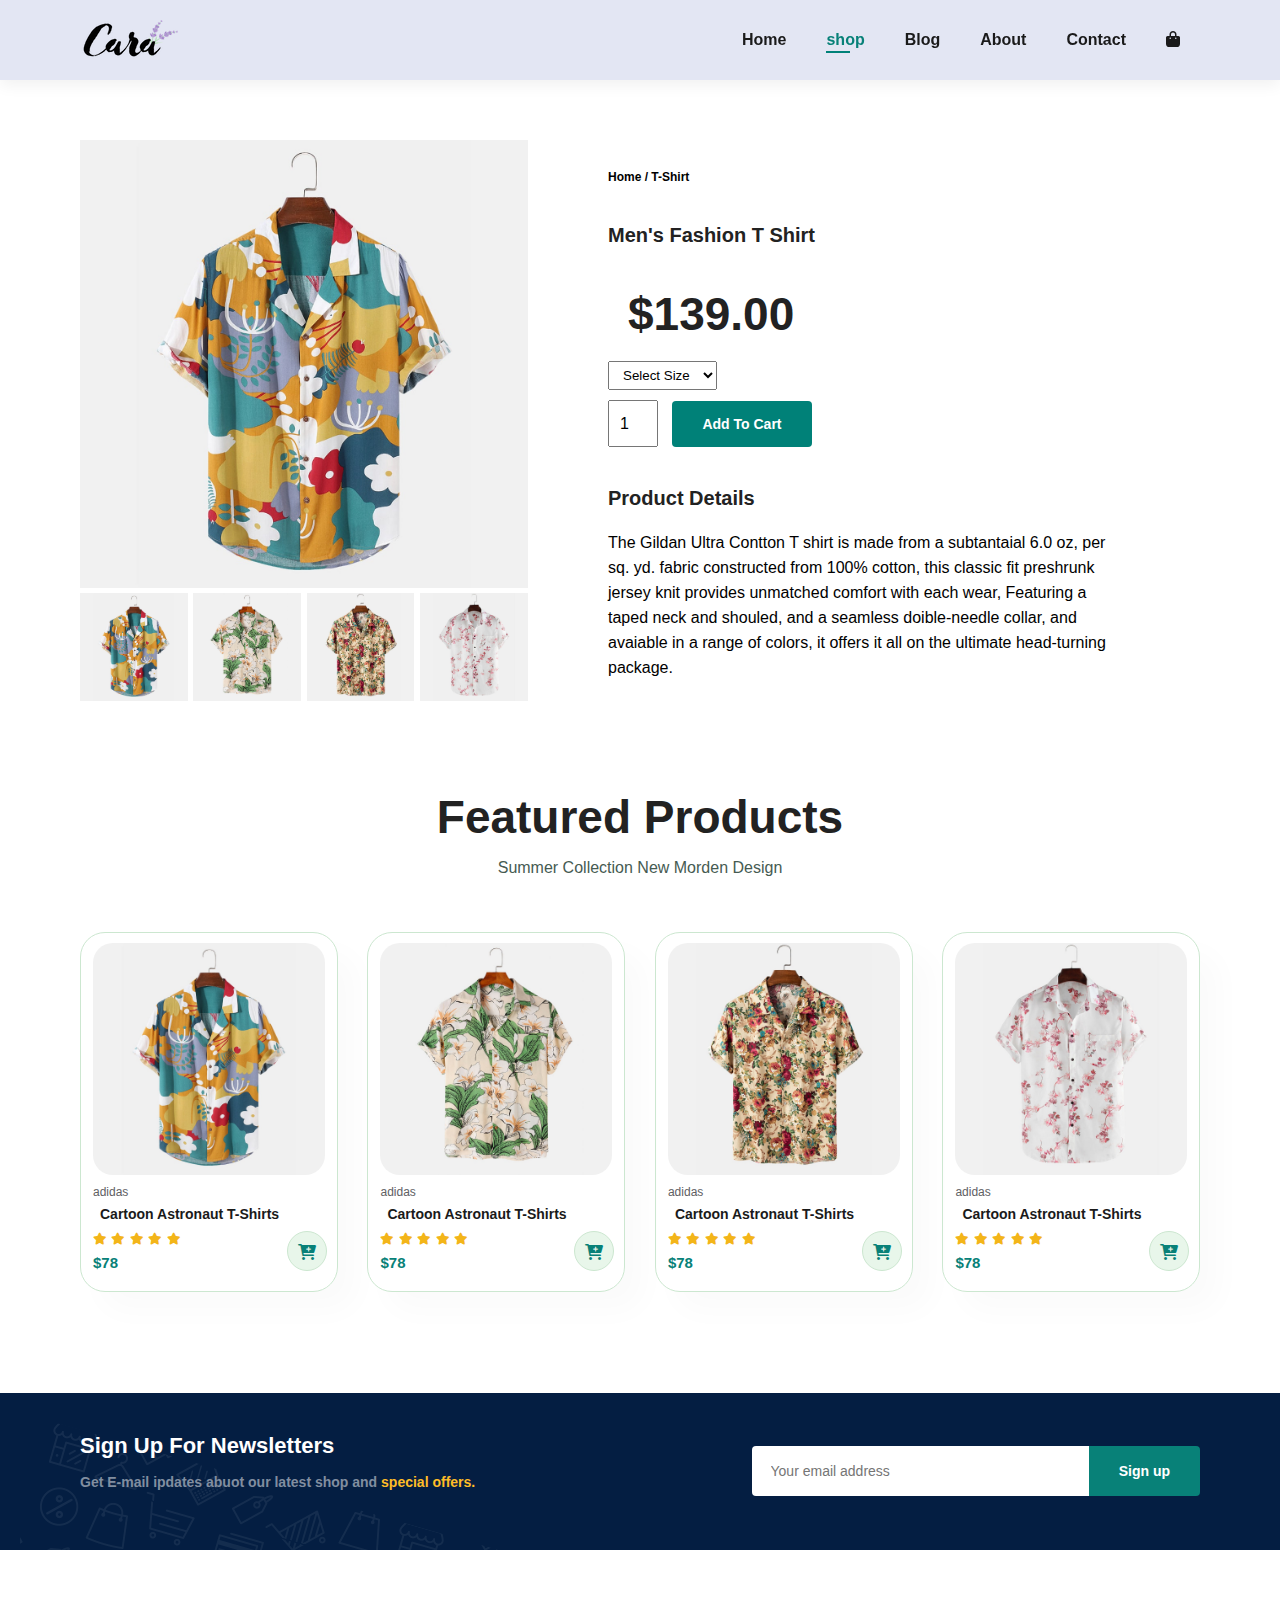
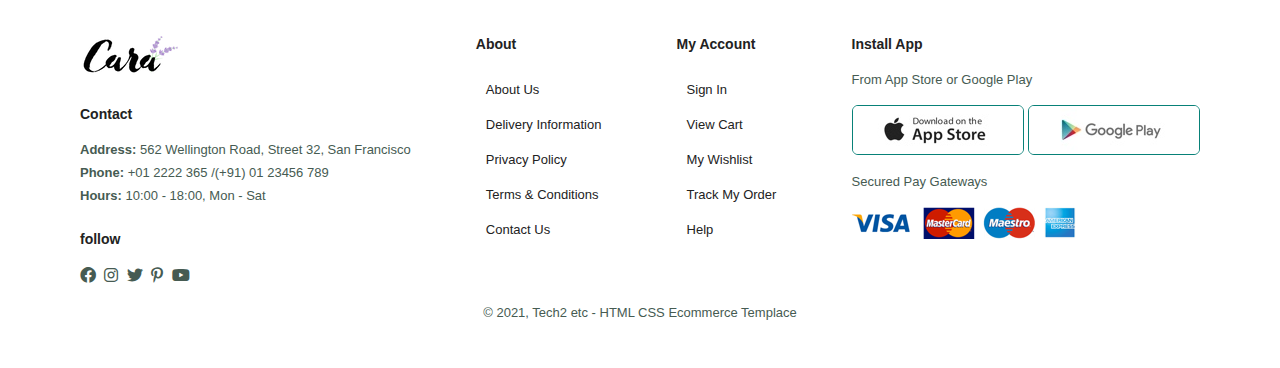
<file: sproduct.html>
<html lang="en">
<head>
    <meta charset="UTF-8">
    <meta http-equiv="X-UA-Compatible" content="IE=edge">
    <meta name="viewport" content="width=device-width, initial-scale=1.0">
    <title>Tech2etc Ecommerce Tutorial</title>
    <link rel="stylesheet" href="./src/font/themify-icons/themify-icons.css">
    <link rel="stylesheet" href="./src/fontawesome-free-6.1.2/css/all.min.css">
    <link rel="stylesheet" href="./src/css/style.css">
    <link rel="stylesheet" href="./src/css/base.css">
    <link rel="stylesheet" href="./src/css/responsive.css">
</head>
<body>

    <section id="header">
        <a href="#"><img src="./src/img/logo.png" class="logo" alt=""></a>

        <div>
            <ul id="navbar">
                <li><a href="index.html">Home</a></li>
                <li><a class="active" href="shop.html">shop</a></li>
                <li><a href="blog.html">Blog</a></li>
                <li><a href="abuot.html">About</a></li>
                <li><a href="contact.html">Contact</a></li>
                <li id="lg-bag"><a href="cart.html"><i class="fa-solid fa-bag-shopping"></i></a></li>
                <a href="#" id="close"><i class="fa-sharp fa-solid fa-xmark"></i></a>
            </ul>
        </div>
        <div id="mobile">
            <a href="cart.html"><i class="fa-solid fa-bag-shopping"></i></a>
            <i id="bar" class="fas fa-outdent"></i>
        </div>
    </section>

    <section id="prodetails" class="section-p1">
        <div class="single-pro-image">
            <img src="./src/imgs/products/f1.jpg" width="100%" id="MainImg" alt="">

            <div class="small-img-group">
                <div class="small-img-col">
                    <img src="./src/imgs/products/f1.jpg" width="100%" class="small-img" alt="">
                </div>
                <div class="small-img-col">
                    <img src="./src/imgs/products/f2.jpg" width="100%" class="small-img" alt="">
                </div>
                <div class="small-img-col">
                    <img src="./src/imgs/products/f3.jpg" width="100%" class="small-img" alt="">
                </div>
                <div class="small-img-col">
                    <img src="./src/imgs/products/f4.jpg" width="100%" class="small-img" alt="">
                </div>
            </div>
        </div>
        <div class="single-pro-details">
            <h6>Home / T-Shirt</h6>
            <h4>Men's Fashion T Shirt</h4>
            <h2>$139.00</h2>
            <select>
                <option>Select Size</option>
                <option>XL</option>
                <option>XXL</option>
                <option>Small</option>
                <option>Large</option>
            </select>
            <input type="number" value="1">
            <button class="normal">Add To Cart</button>
            <h4>Product Details</h4>
            <span>The Gildan Ultra Contton T shirt is made from a subtantaial 6.0 oz, per
                 sq. yd. fabric constructed from 100% cotton, this classic fit preshrunk
                 jersey knit provides unmatched comfort with each wear, Featuring a taped neck
                 and shouled, and a seamless doible-needle collar, and avaiable in a range
                 of colors, it offers it all on the ultimate head-turning package.

            </span>
        </div>
    </section>

    <section id="product1" class="section-p1">
        <h2>Featured Products</h2>
        <p>Summer Collection New Morden Design</p>
        <div class="pro-container">
            <div class="pro">
                <img src="./src/img/products/f1.jpg" alt="">
                <div class="des">
                    <span>adidas</span>
                    <h5>Cartoon Astronaut T-Shirts</h5>
                    <div class="star">
                        <i class="fas fa-star"></i>
                        <i class="fas fa-star"></i>
                        <i class="fas fa-star"></i>
                        <i class="fas fa-star"></i>
                        <i class="fas fa-star"></i>
                    </div>
                    <h4>$78</h4>
                </div>
                <a href="#"><i class="fa-sharp fa-solid fa-cart-plus cart"></i></a>
            </div>
            <div class="pro">
                <img src="./src/img/products/f2.jpg" alt="">
                <div class="des">
                    <span>adidas</span>
                    <h5>Cartoon Astronaut T-Shirts</h5>
                    <div class="star">
                        <i class="fas fa-star"></i>
                        <i class="fas fa-star"></i>
                        <i class="fas fa-star"></i>
                        <i class="fas fa-star"></i>
                        <i class="fas fa-star"></i>
                    </div>
                    <h4>$78</h4>
                </div>
                <a href="#"><i class="fa-sharp fa-solid fa-cart-plus cart"></i></a>
            </div>
            <div class="pro">
                <img src="./src/img/products/f3.jpg" alt="">
                <div class="des">
                    <span>adidas</span>
                    <h5>Cartoon Astronaut T-Shirts</h5>
                    <div class="star">
                        <i class="fas fa-star"></i>
                        <i class="fas fa-star"></i>
                        <i class="fas fa-star"></i>
                        <i class="fas fa-star"></i>
                        <i class="fas fa-star"></i>
                    </div>
                    <h4>$78</h4>
                </div>
                <a href="#"><i class="fa-sharp fa-solid fa-cart-plus cart"></i></a>
            </div>
            <div class="pro">
                <img src="./src/img/products/f4.jpg" alt="">
                <div class="des">
                    <span>adidas</span>
                    <h5>Cartoon Astronaut T-Shirts</h5>
                    <div class="star">
                        <i class="fas fa-star"></i>
                        <i class="fas fa-star"></i>
                        <i class="fas fa-star"></i>
                        <i class="fas fa-star"></i>
                        <i class="fas fa-star"></i>
                    </div>
                    <h4>$78</h4>
                </div>
                <a href="#"><i class="fa-sharp fa-solid fa-cart-plus cart"></i></a>
            </div>
            
        </div>
    </section>

    <section id="newsletter" class="section-p1 section-m1">
        <div class="newstext">
            <h4>Sign Up For Newsletters</h4>
            <p>Get E-mail ipdates abuot our latest shop and <span>special offers.</span></p>
        </div>
        <div class="form">
            <input type="text" placeholder="Your email address">
            <button class="normal">Sign up</button>
        </div>
    </section>

    <footer class="section-p1">
        <div class="col">
            <img class="logo" src="./src/img/logo.png" alt="">
            <h4>Contact</h4>
            <p><strong>Address: </strong> 562 Wellington Road, Street 32, San Francisco</p>
            <p><strong>Phone:</strong> +01 2222 365 /(+91) 01 23456 789</p>
            <p><strong>Hours:</strong> 10:00 - 18:00, Mon - Sat</p>
            <div class="follow">
                <h4>follow</h4>
                <div class="icon">
                    <i class="fab fa-facebook"></i>
                    <i class="fab fa-instagram"></i>
                    <i class="fab fa-twitter"></i>
                    <i class="fab fa-pinterest-p"></i>
                    <i class="fab fa-youtube"></i>
                </div>
            </div>
        </div>
        <div class="col">
            <h4>About</h4>
            <a href="#">About Us</a>
            <a href="#">Delivery Information</a>
            <a href="#">Privacy Policy</a>
            <a href="#">Terms & Conditions</a>
            <a href="#">Contact Us</a>
        </div>

        <div class="col">
            <h4>My Account</h4>
            <a href="#">Sign In</a>
            <a href="#">View Cart</a>
            <a href="#">My Wishlist</a>
            <a href="#">Track My Order</a>
            <a href="#">Help</a>
        </div>

        <div class="col install">
            <h4>Install App</h4>
            <p>From App Store or Google Play</p>
            <div class="row">
                <img src="/src/imgs/pay/app.jpg" alt="">
                <img src="/src/imgs/pay/play.jpg" alt="">
            </div>
            <p>Secured Pay Gateways</p>
            <img src="/src/imgs/pay/pay.png" alt="">
        </div>

        <div class="copyright">
            <p>© 2021, Tech2 etc - HTML CSS Ecommerce Templace</p>
        </div>
    </footer>


    <script>
        /*khi click vào áo nhỏ sẽ hiển ra áo lớn trên màn hình */
        var MainImg = document.getElementById('MainImg');
        var smalling = document.getElementsByClassName('small-img');

            smalling[0].onclick =function() {
                MainImg.src = smalling[0].src;
            }
            smalling[1].onclick =function() {
                MainImg.src = smalling[1].src;
            }
            smalling[2].onclick =function() {
                MainImg.src = smalling[2].src;
            }
            smalling[3].onclick =function() {
                MainImg.src = smalling[3].src;
            }
    </script>


    <script src="./src/js/script.js"></script>
</body>
</html>
</file>
<file: src/font/themify-icons/themify-icons.css>
@font-face {
	font-family: 'themify';
	src:url('fonts/themify.eot?-fvbane');
	src:url('fonts/themify.eot?#iefix-fvbane') format('embedded-opentype'),
		url('fonts/themify.woff?-fvbane') format('woff'),
		url('fonts/themify.ttf?-fvbane') format('truetype'),
		url('fonts/themify.svg?-fvbane#themify') format('svg');
	font-weight: normal;
	font-style: normal;
}

[class^="ti-"], [class*=" ti-"] {
	font-family: 'themify';
	speak: none;
	font-style: normal;
	font-weight: normal;
	font-variant: normal;
	text-transform: none;
	line-height: 1;

	/* Better Font Rendering =========== */
	-webkit-font-smoothing: antialiased;
	-moz-osx-font-smoothing: grayscale;
}

.ti-wand:before {
	content: "\e600";
}
.ti-volume:before {
	content: "\e601";
}
.ti-user:before {
	content: "\e602";
}
.ti-unlock:before {
	content: "\e603";
}
.ti-unlink:before {
	content: "\e604";
}
.ti-trash:before {
	content: "\e605";
}
.ti-thought:before {
	content: "\e606";
}
.ti-target:before {
	content: "\e607";
}
.ti-tag:before {
	content: "\e608";
}
.ti-tablet:before {
	content: "\e609";
}
.ti-star:before {
	content: "\e60a";
}
.ti-spray:before {
	content: "\e60b";
}
.ti-signal:before {
	content: "\e60c";
}
.ti-shopping-cart:before {
	content: "\e60d";
}
.ti-shopping-cart-full:before {
	content: "\e60e";
}
.ti-settings:before {
	content: "\e60f";
}
.ti-search:before {
	content: "\e610";
}
.ti-zoom-in:before {
	content: "\e611";
}
.ti-zoom-out:before {
	content: "\e612";
}
.ti-cut:before {
	content: "\e613";
}
.ti-ruler:before {
	content: "\e614";
}
.ti-ruler-pencil:before {
	content: "\e615";
}
.ti-ruler-alt:before {
	content: "\e616";
}
.ti-bookmark:before {
	content: "\e617";
}
.ti-bookmark-alt:before {
	content: "\e618";
}
.ti-reload:before {
	content: "\e619";
}
.ti-plus:before {
	content: "\e61a";
}
.ti-pin:before {
	content: "\e61b";
}
.ti-pencil:before {
	content: "\e61c";
}
.ti-pencil-alt:before {
	content: "\e61d";
}
.ti-paint-roller:before {
	content: "\e61e";
}
.ti-paint-bucket:before {
	content: "\e61f";
}
.ti-na:before {
	content: "\e620";
}
.ti-mobile:before {
	content: "\e621";
}
.ti-minus:before {
	content: "\e622";
}
.ti-medall:before {
	content: "\e623";
}
.ti-medall-alt:before {
	content: "\e624";
}
.ti-marker:before {
	content: "\e625";
}
.ti-marker-alt:before {
	content: "\e626";
}
.ti-arrow-up:before {
	content: "\e627";
}
.ti-arrow-right:before {
	content: "\e628";
}
.ti-arrow-left:before {
	content: "\e629";
}
.ti-arrow-down:before {
	content: "\e62a";
}
.ti-lock:before {
	content: "\e62b";
}
.ti-location-arrow:before {
	content: "\e62c";
}
.ti-link:before {
	content: "\e62d";
}
.ti-layout:before {
	content: "\e62e";
}
.ti-layers:before {
	content: "\e62f";
}
.ti-layers-alt:before {
	content: "\e630";
}
.ti-key:before {
	content: "\e631";
}
.ti-import:before {
	content: "\e632";
}
.ti-image:before {
	content: "\e633";
}
.ti-heart:before {
	content: "\e634";
}
.ti-heart-broken:before {
	content: "\e635";
}
.ti-hand-stop:before {
	content: "\e636";
}
.ti-hand-open:before {
	content: "\e637";
}
.ti-hand-drag:before {
	content: "\e638";
}
.ti-folder:before {
	content: "\e639";
}
.ti-flag:before {
	content: "\e63a";
}
.ti-flag-alt:before {
	content: "\e63b";
}
.ti-flag-alt-2:before {
	content: "\e63c";
}
.ti-eye:before {
	content: "\e63d";
}
.ti-export:before {
	content: "\e63e";
}
.ti-exchange-vertical:before {
	content: "\e63f";
}
.ti-desktop:before {
	content: "\e640";
}
.ti-cup:before {
	content: "\e641";
}
.ti-crown:before {
	content: "\e642";
}
.ti-comments:before {
	content: "\e643";
}
.ti-comment:before {
	content: "\e644";
}
.ti-comment-alt:before {
	content: "\e645";
}
.ti-close:before {
	content: "\e646";
}
.ti-clip:before {
	content: "\e647";
}
.ti-angle-up:before {
	content: "\e648";
}
.ti-angle-right:before {
	content: "\e649";
}
.ti-angle-left:before {
	content: "\e64a";
}
.ti-angle-down:before {
	content: "\e64b";
}
.ti-check:before {
	content: "\e64c";
}
.ti-check-box:before {
	content: "\e64d";
}
.ti-camera:before {
	content: "\e64e";
}
.ti-announcement:before {
	content: "\e64f";
}
.ti-brush:before {
	content: "\e650";
}
.ti-briefcase:before {
	content: "\e651";
}
.ti-bolt:before {
	content: "\e652";
}
.ti-bolt-alt:before {
	content: "\e653";
}
.ti-blackboard:before {
	content: "\e654";
}
.ti-bag:before {
	content: "\e655";
}
.ti-move:before {
	content: "\e656";
}
.ti-arrows-vertical:before {
	content: "\e657";
}
.ti-arrows-horizontal:before {
	content: "\e658";
}
.ti-fullscreen:before {
	content: "\e659";
}
.ti-arrow-top-right:before {
	content: "\e65a";
}
.ti-arrow-top-left:before {
	content: "\e65b";
}
.ti-arrow-circle-up:before {
	content: "\e65c";
}
.ti-arrow-circle-right:before {
	content: "\e65d";
}
.ti-arrow-circle-left:before {
	content: "\e65e";
}
.ti-arrow-circle-down:before {
	content: "\e65f";
}
.ti-angle-double-up:before {
	content: "\e660";
}
.ti-angle-double-right:before {
	content: "\e661";
}
.ti-angle-double-left:before {
	content: "\e662";
}
.ti-angle-double-down:before {
	content: "\e663";
}
.ti-zip:before {
	content: "\e664";
}
.ti-world:before {
	content: "\e665";
}
.ti-wheelchair:before {
	content: "\e666";
}
.ti-view-list:before {
	content: "\e667";
}
.ti-view-list-alt:before {
	content: "\e668";
}
.ti-view-grid:before {
	content: "\e669";
}
.ti-uppercase:before {
	content: "\e66a";
}
.ti-upload:before {
	content: "\e66b";
}
.ti-underline:before {
	content: "\e66c";
}
.ti-truck:before {
	content: "\e66d";
}
.ti-timer:before {
	content: "\e66e";
}
.ti-ticket:before {
	content: "\e66f";
}
.ti-thumb-up:before {
	content: "\e670";
}
.ti-thumb-down:before {
	content: "\e671";
}
.ti-text:before {
	content: "\e672";
}
.ti-stats-up:before {
	content: "\e673";
}
.ti-stats-down:before {
	content: "\e674";
}
.ti-split-v:before {
	content: "\e675";
}
.ti-split-h:before {
	content: "\e676";
}
.ti-smallcap:before {
	content: "\e677";
}
.ti-shine:before {
	content: "\e678";
}
.ti-shift-right:before {
	content: "\e679";
}
.ti-shift-left:before {
	content: "\e67a";
}
.ti-shield:before {
	content: "\e67b";
}
.ti-notepad:before {
	content: "\e67c";
}
.ti-server:before {
	content: "\e67d";
}
.ti-quote-right:before {
	content: "\e67e";
}
.ti-quote-left:before {
	content: "\e67f";
}
.ti-pulse:before {
	content: "\e680";
}
.ti-printer:before {
	content: "\e681";
}
.ti-power-off:before {
	content: "\e682";
}
.ti-plug:before {
	content: "\e683";
}
.ti-pie-chart:before {
	content: "\e684";
}
.ti-paragraph:before {
	content: "\e685";
}
.ti-panel:before {
	content: "\e686";
}
.ti-package:before {
	content: "\e687";
}
.ti-music:before {
	content: "\e688";
}
.ti-music-alt:before {
	content: "\e689";
}
.ti-mouse:before {
	content: "\e68a";
}
.ti-mouse-alt:before {
	content: "\e68b";
}
.ti-money:before {
	content: "\e68c";
}
.ti-microphone:before {
	content: "\e68d";
}
.ti-menu:before {
	content: "\e68e";
}
.ti-menu-alt:before {
	content: "\e68f";
}
.ti-map:before {
	content: "\e690";
}
.ti-map-alt:before {
	content: "\e691";
}
.ti-loop:before {
	content: "\e692";
}
.ti-location-pin:before {
	content: "\e693";
}
.ti-list:before {
	content: "\e694";
}
.ti-light-bulb:before {
	content: "\e695";
}
.ti-Italic:before {
	content: "\e696";
}
.ti-info:before {
	content: "\e697";
}
.ti-infinite:before {
	content: "\e698";
}
.ti-id-badge:before {
	content: "\e699";
}
.ti-hummer:before {
	content: "\e69a";
}
.ti-home:before {
	content: "\e69b";
}
.ti-help:before {
	content: "\e69c";
}
.ti-headphone:before {
	content: "\e69d";
}
.ti-harddrives:before {
	content: "\e69e";
}
.ti-harddrive:before {
	content: "\e69f";
}
.ti-gift:before {
	content: "\e6a0";
}
.ti-game:before {
	content: "\e6a1";
}
.ti-filter:before {
	content: "\e6a2";
}
.ti-files:before {
	content: "\e6a3";
}
.ti-file:before {
	content: "\e6a4";
}
.ti-eraser:before {
	content: "\e6a5";
}
.ti-envelope:before {
	content: "\e6a6";
}
.ti-download:before {
	content: "\e6a7";
}
.ti-direction:before {
	content: "\e6a8";
}
.ti-direction-alt:before {
	content: "\e6a9";
}
.ti-dashboard:before {
	content: "\e6aa";
}
.ti-control-stop:before {
	content: "\e6ab";
}
.ti-control-shuffle:before {
	content: "\e6ac";
}
.ti-control-play:before {
	content: "\e6ad";
}
.ti-control-pause:before {
	content: "\e6ae";
}
.ti-control-forward:before {
	content: "\e6af";
}
.ti-control-backward:before {
	content: "\e6b0";
}
.ti-cloud:before {
	content: "\e6b1";
}
.ti-cloud-up:before {
	content: "\e6b2";
}
.ti-cloud-down:before {
	content: "\e6b3";
}
.ti-clipboard:before {
	content: "\e6b4";
}
.ti-car:before {
	content: "\e6b5";
}
.ti-calendar:before {
	content: "\e6b6";
}
.ti-book:before {
	content: "\e6b7";
}
.ti-bell:before {
	content: "\e6b8";
}
.ti-basketball:before {
	content: "\e6b9";
}
.ti-bar-chart:before {
	content: "\e6ba";
}
.ti-bar-chart-alt:before {
	content: "\e6bb";
}
.ti-back-right:before {
	content: "\e6bc";
}
.ti-back-left:before {
	content: "\e6bd";
}
.ti-arrows-corner:before {
	content: "\e6be";
}
.ti-archive:before {
	content: "\e6bf";
}
.ti-anchor:before {
	content: "\e6c0";
}
.ti-align-right:before {
	content: "\e6c1";
}
.ti-align-left:before {
	content: "\e6c2";
}
.ti-align-justify:before {
	content: "\e6c3";
}
.ti-align-center:before {
	content: "\e6c4";
}
.ti-alert:before {
	content: "\e6c5";
}
.ti-alarm-clock:before {
	content: "\e6c6";
}
.ti-agenda:before {
	content: "\e6c7";
}
.ti-write:before {
	content: "\e6c8";
}
.ti-window:before {
	content: "\e6c9";
}
.ti-widgetized:before {
	content: "\e6ca";
}
.ti-widget:before {
	content: "\e6cb";
}
.ti-widget-alt:before {
	content: "\e6cc";
}
.ti-wallet:before {
	content: "\e6cd";
}
.ti-video-clapper:before {
	content: "\e6ce";
}
.ti-video-camera:before {
	content: "\e6cf";
}
.ti-vector:before {
	content: "\e6d0";
}
.ti-themify-logo:before {
	content: "\e6d1";
}
.ti-themify-favicon:before {
	content: "\e6d2";
}
.ti-themify-favicon-alt:before {
	content: "\e6d3";
}
.ti-support:before {
	content: "\e6d4";
}
.ti-stamp:before {
	content: "\e6d5";
}
.ti-split-v-alt:before {
	content: "\e6d6";
}
.ti-slice:before {
	content: "\e6d7";
}
.ti-shortcode:before {
	content: "\e6d8";
}
.ti-shift-right-alt:before {
	content: "\e6d9";
}
.ti-shift-left-alt:before {
	content: "\e6da";
}
.ti-ruler-alt-2:before {
	content: "\e6db";
}
.ti-receipt:before {
	content: "\e6dc";
}
.ti-pin2:before {
	content: "\e6dd";
}
.ti-pin-alt:before {
	content: "\e6de";
}
.ti-pencil-alt2:before {
	content: "\e6df";
}
.ti-palette:before {
	content: "\e6e0";
}
.ti-more:before {
	content: "\e6e1";
}
.ti-more-alt:before {
	content: "\e6e2";
}
.ti-microphone-alt:before {
	content: "\e6e3";
}
.ti-magnet:before {
	content: "\e6e4";
}
.ti-line-double:before {
	content: "\e6e5";
}
.ti-line-dotted:before {
	content: "\e6e6";
}
.ti-line-dashed:before {
	content: "\e6e7";
}
.ti-layout-width-full:before {
	content: "\e6e8";
}
.ti-layout-width-default:before {
	content: "\e6e9";
}
.ti-layout-width-default-alt:before {
	content: "\e6ea";
}
.ti-layout-tab:before {
	content: "\e6eb";
}
.ti-layout-tab-window:before {
	content: "\e6ec";
}
.ti-layout-tab-v:before {
	content: "\e6ed";
}
.ti-layout-tab-min:before {
	content: "\e6ee";
}
.ti-layout-slider:before {
	content: "\e6ef";
}
.ti-layout-slider-alt:before {
	content: "\e6f0";
}
.ti-layout-sidebar-right:before {
	content: "\e6f1";
}
.ti-layout-sidebar-none:before {
	content: "\e6f2";
}
.ti-layout-sidebar-left:before {
	content: "\e6f3";
}
.ti-layout-placeholder:before {
	content: "\e6f4";
}
.ti-layout-menu:before {
	content: "\e6f5";
}
.ti-layout-menu-v:before {
	content: "\e6f6";
}
.ti-layout-menu-separated:before {
	content: "\e6f7";
}
.ti-layout-menu-full:before {
	content: "\e6f8";
}
.ti-layout-media-right-alt:before {
	content: "\e6f9";
}
.ti-layout-media-right:before {
	content: "\e6fa";
}
.ti-layout-media-overlay:before {
	content: "\e6fb";
}
.ti-layout-media-overlay-alt:before {
	content: "\e6fc";
}
.ti-layout-media-overlay-alt-2:before {
	content: "\e6fd";
}
.ti-layout-media-left-alt:before {
	content: "\e6fe";
}
.ti-layout-media-left:before {
	content: "\e6ff";
}
.ti-layout-media-center-alt:before {
	content: "\e700";
}
.ti-layout-media-center:before {
	content: "\e701";
}
.ti-layout-list-thumb:before {
	content: "\e702";
}
.ti-layout-list-thumb-alt:before {
	content: "\e703";
}
.ti-layout-list-post:before {
	content: "\e704";
}
.ti-layout-list-large-image:before {
	content: "\e705";
}
.ti-layout-line-solid:before {
	content: "\e706";
}
.ti-layout-grid4:before {
	content: "\e707";
}
.ti-layout-grid3:before {
	content: "\e708";
}
.ti-layout-grid2:before {
	content: "\e709";
}
.ti-layout-grid2-thumb:before {
	content: "\e70a";
}
.ti-layout-cta-right:before {
	content: "\e70b";
}
.ti-layout-cta-left:before {
	content: "\e70c";
}
.ti-layout-cta-center:before {
	content: "\e70d";
}
.ti-layout-cta-btn-right:before {
	content: "\e70e";
}
.ti-layout-cta-btn-left:before {
	content: "\e70f";
}
.ti-layout-column4:before {
	content: "\e710";
}
.ti-layout-column3:before {
	content: "\e711";
}
.ti-layout-column2:before {
	content: "\e712";
}
.ti-layout-accordion-separated:before {
	content: "\e713";
}
.ti-layout-accordion-merged:before {
	content: "\e714";
}
.ti-layout-accordion-list:before {
	content: "\e715";
}
.ti-ink-pen:before {
	content: "\e716";
}
.ti-info-alt:before {
	content: "\e717";
}
.ti-help-alt:before {
	content: "\e718";
}
.ti-headphone-alt:before {
	content: "\e719";
}
.ti-hand-point-up:before {
	content: "\e71a";
}
.ti-hand-point-right:before {
	content: "\e71b";
}
.ti-hand-point-left:before {
	content: "\e71c";
}
.ti-hand-point-down:before {
	content: "\e71d";
}
.ti-gallery:before {
	content: "\e71e";
}
.ti-face-smile:before {
	content: "\e71f";
}
.ti-face-sad:before {
	content: "\e720";
}
.ti-credit-card:before {
	content: "\e721";
}
.ti-control-skip-forward:before {
	content: "\e722";
}
.ti-control-skip-backward:before {
	content: "\e723";
}
.ti-control-record:before {
	content: "\e724";
}
.ti-control-eject:before {
	content: "\e725";
}
.ti-comments-smiley:before {
	content: "\e726";
}
.ti-brush-alt:before {
	content: "\e727";
}
.ti-youtube:before {
	content: "\e728";
}
.ti-vimeo:before {
	content: "\e729";
}
.ti-twitter:before {
	content: "\e72a";
}
.ti-time:before {
	content: "\e72b";
}
.ti-tumblr:before {
	content: "\e72c";
}
.ti-skype:before {
	content: "\e72d";
}
.ti-share:before {
	content: "\e72e";
}
.ti-share-alt:before {
	content: "\e72f";
}
.ti-rocket:before {
	content: "\e730";
}
.ti-pinterest:before {
	content: "\e731";
}
.ti-new-window:before {
	content: "\e732";
}
.ti-microsoft:before {
	content: "\e733";
}
.ti-list-ol:before {
	content: "\e734";
}
.ti-linkedin:before {
	content: "\e735";
}
.ti-layout-sidebar-2:before {
	content: "\e736";
}
.ti-layout-grid4-alt:before {
	content: "\e737";
}
.ti-layout-grid3-alt:before {
	content: "\e738";
}
.ti-layout-grid2-alt:before {
	content: "\e739";
}
.ti-layout-column4-alt:before {
	content: "\e73a";
}
.ti-layout-column3-alt:before {
	content: "\e73b";
}
.ti-layout-column2-alt:before {
	content: "\e73c";
}
.ti-instagram:before {
	content: "\e73d";
}
.ti-google:before {
	content: "\e73e";
}
.ti-github:before {
	content: "\e73f";
}
.ti-flickr:before {
	content: "\e740";
}
.ti-facebook:before {
	content: "\e741";
}
.ti-dropbox:before {
	content: "\e742";
}
.ti-dribbble:before {
	content: "\e743";
}
.ti-apple:before {
	content: "\e744";
}
.ti-android:before {
	content: "\e745";
}
.ti-save:before {
	content: "\e746";
}
.ti-save-alt:before {
	content: "\e747";
}
.ti-yahoo:before {
	content: "\e748";
}
.ti-wordpress:before {
	content: "\e749";
}
.ti-vimeo-alt:before {
	content: "\e74a";
}
.ti-twitter-alt:before {
	content: "\e74b";
}
.ti-tumblr-alt:before {
	content: "\e74c";
}
.ti-trello:before {
	content: "\e74d";
}
.ti-stack-overflow:before {
	content: "\e74e";
}
.ti-soundcloud:before {
	content: "\e74f";
}
.ti-sharethis:before {
	content: "\e750";
}
.ti-sharethis-alt:before {
	content: "\e751";
}
.ti-reddit:before {
	content: "\e752";
}
.ti-pinterest-alt:before {
	content: "\e753";
}
.ti-microsoft-alt:before {
	content: "\e754";
}
.ti-linux:before {
	content: "\e755";
}
.ti-jsfiddle:before {
	content: "\e756";
}
.ti-joomla:before {
	content: "\e757";
}
.ti-html5:before {
	content: "\e758";
}
.ti-flickr-alt:before {
	content: "\e759";
}
.ti-email:before {
	content: "\e75a";
}
.ti-drupal:before {
	content: "\e75b";
}
.ti-dropbox-alt:before {
	content: "\e75c";
}
.ti-css3:before {
	content: "\e75d";
}
.ti-rss:before {
	content: "\e75e";
}
.ti-rss-alt:before {
	content: "\e75f";
}
</file>
<file: src/css/style.css>
/* Header Start*/


#header {
    display: flex;
    align-items: center;
    justify-content: space-between;
    padding: 20px 80px;
    background: #E3E6F3;
    box-shadow: 0 5px 15px rgba(0, 0, 0, 0.06);
    z-index: 99;/*khi ko sử dụng dc z-index hãy sử 3 thẻ dưới để hiển thị lên màn hình*/
    position: sticky;
    top: 0;
    left: 0;
}

#navbar {
    display: flex;
    align-items: center;
    justify-content: center;
}

#navbar li {
    list-style: none;
    padding: 0 20px;
    position: relative;

}
#navbar li a{
    text-decoration: none;
    font-size: 16px;
    font-weight: 600;
    color: #1a1a1a;
    transition: 0.3s ease-in;
}
#navbar li a:hover,
#navbar li a.active {
    color: #088178;
}
#navbar li a.active::after,
#navbar li a:hover::after{/*gạch chân dưới home phải cho cái position relative vào cha của nó*/
    content: "";
    width: 30%;
    height: 2px;
    background: #008178;
    position: absolute;
    bottom: -4px;
    left: 20px;
}
#mobile{
    display: none;
    align-items: center;

}
#close{
    display: none;
}

/* Home page*/

#hero {
    background-image: url('/src/imgs/hero4.png');
    height: 90vh;
    width: 100%;
    background-size: cover;/*cho ảnh vừa khung hình 1*/
    background-position: top 25% right 0;/*1*/
    padding: 0 80px;
    display: flex;
    flex-direction: column;
    align-items: flex-start;
    justify-content: center;
}
#hero h4{
    padding-bottom: 15px;

}
#hero h1{
    color: #088178;
}

#hero button{
    background-image: url("/src/imgs/button.png");
    background-color: transparent;
    color: #008178;
    border: 0;
    padding: 14px 80px 14px 65px;
    background-repeat: no-repeat;
    cursor: pointer;
    font-size: 700;
    font-size: 15px;
}

#feature{
    display: flex;
    align-items: center;
    justify-content: space-between;
    flex-wrap: wrap;

}
#feature .fe-box{
    width: 180px;
    text-align: center;
    padding: 25px 15px;
    box-shadow: 20px 20px 34px rgba(0, 0, 0, 0.03);
    border: 1px solid #cce7d0;
    border-radius: 4px;
    margin: 15px 0;
}
#feature .fe-box:hover{
    box-shadow: 10px 10px 54px rgba(70, 62, 221, 0.1);

}
#feature .fe-box img{
    width: 100%;
    margin-bottom: 10px;
}
#feature .fe-box h6{
    display: inline-block;
    padding: 9px 8px 6px 8px;
    line-height: 1;
    border-radius: 4px;
    color: #008178;
    background-color: #fddde4;
}

#feature .fe-box:nth-child(2) h6{/*nó sẽ thay đổi riêng màu */
    background-color: #d1e8f2;
}
#feature .fe-box:nth-child(3) h6{
    background-color: #cdd4f8;
}
#feature .fe-box:nth-child(4) h6{
    background-color: #cdc4f8;
}
#feature .fe-box:nth-child(5) h6{
    background-color: #f6dbf6;
}
#feature .fe-box:nth-child(6) h6{
    background-color: #fff2e5;
}

#product1{
    text-align: center;

}
#product1 .pro-container{
    display: flex;
    justify-content: space-between;
    padding-top: 20px;
    flex-wrap: wrap;
}
#product1 .pro{
    width: 23%;
    min-width: 250px;
    padding: 10px 12px;
    border: 1px solid #cce7d0;
    border-radius: 25px;
    cursor: pointer;
    box-shadow: 20px 20px 30px rgba(0, 0, 0, 0.02);
    margin: 15px 0;
    transition: 0.s ease;
    position: relative;

}
#product1 .pro:hover{
    box-shadow: 20px 20px 30px rgba(0, 0, 0, 0.06);
}
#product1 .pro img{
    width: 100%;
    border-radius: 20px;
}

#product1 .pro .des{
    text-align: start;
    padding: 10px 0;
}
#product1 .pro .des span{
    color: #606063;
    font-size: 12px;
}
#product1 .pro .des h5{
    padding: 7px;
    color: #1a1a1a;
    font-size: 14px;
}

#product1 .pro .des i{
    font-size: 12px;
    color: rgb(243, 181, 25);
}
#product1 .pro .des h4{
    padding-top: 7px;
    font-size: 15px;
    font-weight: 700;
    color: #088178;
}
#product1 .pro .cart{
    width: 40px;
    height: 40px;
    line-height: 40px;
    border-radius: 50px;
    background-color: #e8f6ea;
    color: #088178;
    border: 1px solid #cce7d0;
    position: absolute;
    bottom: 20px;
    right: 10px;
} 

#banner {
    display: flex;
    flex-direction: column;
    justify-content: center;
    align-items: center;
    text-align: center;
    background-image: url("/src/imgs/banner/b2.jpg");
    width: 100%;
    height: 40vh;
    background-size: cover;
    background-position: center;
}
#banner h4{
    color: #fff;
    font-size: 16px;
}
#banner h2{
    color: #fff;
    font-size: 30px;
    padding: 10px 0;
}
#banner h2 span{
    color: #ef3636;
}


#banner button:hover{
    background: #008178;
    color: #fff;
}
#sm-banner{
    display: flex;
    justify-content: space-between;
    flex-wrap: wrap;
}

#sm-banner .banner-box {
    display: flex;
    flex-direction: column;
    justify-content: center;
    align-items: flex-start;
    text-align: center;
    background-image: url("/src/imgs/banner/b17.jpg");
    min-width: 580px;
    height: 50vh;
    background-size: cover;
    background-position: center;
    padding: 30px;
}
#sm-banner .banner-box2 {
    background-image: url("/src/imgs/banner/b10.jpg");

}
#sm-banner h4{
    color: #fff;
    font-size: 20px;
    font-weight: 300;
}
#sm-banner h2{
    color: #fff;
    font-size: 28px;
    font-weight: 800;
}
#sm-banner span{
    color: #fff;
    font-size: 14px;
    font-weight: 500;
    padding-bottom: 15px;
}
#sm-banner .banner-box:hover button{
    background: #008178;
    border: 1px solid #008178;

}

#banner3{
    display: flex;
    justify-content: space-between;
    flex-wrap: wrap;
    padding: 0 80px;
}
#banner3 .banner-box {
    display: flex;
    flex-direction: column;
    justify-content: center;
    align-items: flex-start;
    text-align: center;
    background-image: url("/src/imgs/banner/b7.jpg");
    min-width: 30%;
    height: 30vh;
    background-size: cover;
    background-position: center;
    padding: 20px;
    margin-bottom: 20px;
}
#banner3 .banner-box2{
    background-image: url("/src/imgs/banner/b4.jpg");

}
#banner3 .banner-box3{
    background-image: url("/src/imgs/banner/b18.jpg");
}
#banner3 h2 {
    color: #fff;
    font-weight: 900;
    font-size: 22px;
}
#banner3 h3  {
    color: #ec544e;
    font-weight: 800;
    font-size: 15px;
}
#newsletter{
    display: flex;
    justify-content: space-between;
    flex-wrap: wrap;
    align-items: center;
    background-image: url("/src/imgs/banner/b14.png");
    background-repeat: no-repeat;
    background-position: 20px 30px;
    background-color: #041e42; 
}
#newsletter h4 {
    font-size: 22px;
    font-weight: 700;
    color: #fff;
}
#newsletter p {
    font-size: 14px;
    font-weight: 600;
    color: #818ea0;
}
#newsletter p span{
    color: #ffbd27;
}
#newsletter .form{
    display: flex;
    width: 40%;
}
#newsletter input{
    height: 3.125rem;
    padding: 0 1.25em;
    font-size: 14px;
    width: 100%;
    border: 1px solid transparent;
    border-radius: 4px;
    outline: none;
    border-top-right-radius: 0;
    border-bottom-right-radius: 0;
}
#newsletter button{
    background-color: #088178;
    color: #fff;
    white-space: nowrap;
    border-top-left-radius: 0;
    border-bottom-left-radius: 0;
}

footer{
    display: flex;
    flex-wrap: wrap;
    justify-content: space-between;
}
footer .col{
    display: flex;
    flex-direction: column;
    align-items: flex-start;
    margin-bottom: 20px;
}
footer .logo{
    margin-bottom: 30px;
}
footer h4{
    font-size: 14px;
    padding-bottom: 20px;
}
footer p{
    font-size: 13px;
    margin: 0 0 8px 0;
}
footer a{
    font-size: 13px;
    text-decoration: none;
    color: #222;
    margin: 10px;
}
footer .follow{
    margin-top: 20px;
}
footer .follow i{
    color: #465b52;
    padding-right: 4px;
    cursor: pointer;
}
footer .install .row img{
    border: 1px solid #088178;
    border-radius: 6px;
}
footer .install img{
    margin: 10px 0 15px 0;
}
footer.follow i:hover,
footer a:hover {
    color: #008178;
}

footer .copyright{
    width: 100%;
    text-align: center;
}

/*Shop Page */

#page-header{
    background-image: url("/src/imgs/banner/b1.jpg");
    width: 100%;
    height: 40vh;
    background-size: cover;
    display: flex;
    justify-content: center;
    text-align: center;
    flex-direction: column;
    padding: 14px;
}
#page-header h2,
#page-header p{
    color: #fff;
}
#pagination{
    text-align: center;
}
#pagination a{
    text-decoration: none;
    background-color: #008178;
    padding: 15px 20px;
    border-radius: 4px;
    color: #fff;
    font-weight: 600;
}
#pagination a i{
    font-size: 16px;
    font-weight: 600;
}



/*Single Product*/
#prodetails{
    display: flex;
    margin-top: 20px;
}
#prodetails .single-pro-image{
    width: 40%;
    margin-right: 50px;
}
.small-img-group{
    margin-top: 5px;
    display: flex;
    justify-content: space-between;
}
.small-img-col{
    flex-basis: 24%;
    cursor: pointer;
}
#prodetails .single-pro-details{
    width: 50%;
    padding: 30px;
}
#prodetails .single-pro-details h4{
    padding: 40px 0 20px 0; 
}
#prodetails .single-pro-details h2{
    padding: 20px; 
}
#prodetails .single-pro-details select{
    display: block;
    padding: 5px 10px;
    margin-bottom: 10px;

}
#prodetails .single-pro-details input{
    width: 50px;
    height: 47px;
    padding-left: 10px;
    font-size: 16px;
    margin-right: 10px;
}
#prodetails .single-pro-details input:focus{
    outline: none;
}
#prodetails .single-pro-details button{
    background: #008178;
    color: #fff;
}
#prodetails .single-pro-details span{
    line-height: 25px;
    
}


/*Blog Page*/
#page-header .blog-header {
    background-image: url("/src/imgs/banner/b19.jpg");
}

#blog {
    padding: 150px 150px 0 150px;
}
#blog .blog-box{
    display: flex;
    align-items: center;
    width: 100%;
    position: relative;
    padding-bottom: 90px;

}
#blog .blog-img{
    width: 50%;
    margin-right: 40px;

}
#blog img{
    width: 100%;
    height: 300px;
    object-fit: cover;
}
#blog .blog-details{
    width: 50%;
}
#blog .blog-details a{
    text-decoration: none;
    font-size: 11px;
    color: #000;
    font-weight: 700;
    position: relative;
    transition: 0.3s;
}
#blog .blog-details a::after{
    content: "";
    width: 50px;
    height: 1px;
    background-color: #000;
    position: absolute;
    top: 4px;
    right: -60px;
}
#blog .blog-details a:hover{
    color: #008178;
}
#blog .blog-details a:hover::after{
    background-color: #008178;
}
#blog .blog-box h1{
    position: absolute;
    top: -40px;
    left: 0;
    font-size: 70px;
    font-weight: 700;
    color: #c9cbce;
    z-index: -9;
}


/*About Page*/
#page-header .about-header{
    background-image: url("/src/imgs/about/banner.png");
}
#about-head{
    display: flex;
    align-items: center;
}
#about-head img{
    width: 50%;
    height: auto;
}
#about-head div{
    padding-left: 40px;
}

#about-app{
    text-align: center;
}
#about-app .video {
    width: 70%;
    height: 100%;
    margin: 30px auto 0 auto;
}
#about-app .video video{
    width: 100%;
    height: 100%;
    border-radius: 20px;
}


/*Contact Page*/

#contact-details {
    display: flex;
    align-items: center;
    justify-content: space-between;
}
#contact-details .details{
    width: 40%;

}
#contact-details .details span,
#form-details form span{
    font-size: 12px;
}
#contact-details .details h2,
#form-details form h2{
    font-size: 26px;
    line-height: 35px;
    padding: 20px 0;
}
#contact-details .details h3{
    font-size: 16px;
    padding-bottom: 15px;

}
#contact-details .details li{
    list-style: none;
    display: flex;
    padding: 10px 0;
}
#contact-details .details li i{
    font-size: 14px;
    padding-right: 22px;
}
#contact-details .details li p{
    margin: 0;
    font-size: 14px;
}
#contact-details .map{
    width: 55%;
    height: 400px;
}
#contact-details .map iframe{
    width: 100%;
    height: 100%;
}

#form-details{
    display: flex;
    justify-content: space-between;
    margin: 30px;
    padding: 80px;
    border: 1px solid #1e1e1e;
}

#form-details form{
    width: 65%;
    display: flex;
    flex-direction: column;
    align-items: flex-start;
}
#form-details form input,
#form-details form textarea{
    width: 100%;
    padding: 12px 15px;
    outline: none;
    margin-bottom: 20px;
    border: 1px solid #e1e1e1;
}
#form-details form button{
    background-color: #008178;
    color: #fff;
}


#form-details .people div{
    padding-bottom: 25px;
    display: flex;
    align-items: flex-start;

}
#form-details .people div img{
    width: 65px;
    height: 65px;
    object-fit: cover;
    margin-right: 15px;
}
#form-details .people div p{
    margin: 0;
    font-size: 13px;
    line-height: 25px;
}
#form-details .people div p span{
    display: block;
    font-size: 16px;
    font-weight: 600;
    color: #000;
}


/* Cart page */
#cart{
    overflow-x: auto;
}

#cart table{
    width: 100%;
    border-collapse: collapse;
    table-layout: fixed;
    white-space: nowrap;
}
#cart table img{
    width: 70px;
}
#cart table td:nth-child(1){
    width: 100px;
    text-align: center;
}
#cart table td:nth-child(2){
    width: 150px;
    text-align: center;
}
#cart table td:nth-child(3){
    width: 250px;
    text-align: center;
}
#cart table td:nth-child(4),
#cart table td:nth-child(5),
#cart table td:nth-child(6){
    width: 150px;
    text-align: center;
}
#cart table td:nth-child(5) input{
    width: 70px;
    padding: 10px 5px 10px 15px;
}
#cart table thead{
    border: 1px solid #e2e9e1;
    border-left: none;
    border-right: none;

}
#cart table thead td{
    font-weight: 700;
    text-transform: uppercase;
    font-size: 13px;
    padding: 18px 0;
}
#cart table tbody tr td{
    padding-top: 15px;
}
#cart table tbody td{
    font-size: 13px;
}

#cart-add{
    display: flex;
    flex-wrap: wrap;
    justify-content: space-between;
}

#coupon{
    width: 50%;
    margin-bottom: 30px;
}
#coupon h3,
#subtotal h3{
    padding-bottom: 15px;
}
#coupon input{
    padding: 10px 20px;
    outline: none;
    width: 60%;
    margin-left: 10px;
    border: 1px solid #e2e9e1;
}
#coupon button,
#subtotal button{
    background-color: #008178;
    color: #fff;
    padding: 12px 20px;
}
#subtotal{
    width: 50%;
    margin-bottom: 30px;
    border: 1px solid #e2e9e1;
    padding: 30px;
}
#subtotal table{
    border-collapse: collapse;
    width: 100%;
    margin-bottom: 20px;
}
#subtotal table td{
    width: 50%;
    border: 1px solid #e2e9e1; 
    padding: 10px;
    font-size: 13px;
}
</file>
<file: src/css/base.css>
@import url('https://fonts.googleapis.com/css2?family=Roboto:wght@100&display=swap');
* {
    margin: 0;
    padding: 0;
    box-sizing: border-box;
    font-family: 'Spartan', sans-serif;
}

h1 {
    font-size: 50px;
    line-height: 64px;
    color: #222;
}
h2 {
    font-size: 46px;
    line-height: 54px;
    color: #222;
}
h4 {
    font-size: 20px;
    color: #222;
}
h6 {
    font-weight: 700;
    font-size: 12px;
}
p {
    font-size: 16px;
    color: #465b52;
    margin: 15px 0 20px 0;
}
.section-p1 {
    padding: 40px 80px;
}

.section-m1 {
    margin: 46px 0;
}
body {
    width: 100%;
}

button.normal{
    font-size: 14px;
    font-weight: 600;
    padding: 15px 30px;
    color: #000;
    background-color: #fff;
    border-radius: 4px;
    cursor: pointer;
    border: none;
    outline: none;
    transition: 0.2s;
}
button.white {
    font-size: 14px;
    font-weight: 600;
    padding: 11px 18px;
    color: #fff;
    background-color: transparent;
    cursor: pointer;
    border: 1px solid #fff;
    outline: none;
    transition: 0.2s;
}
</file>
<file: src/css/responsive.css>
@media (max-width:799px) {
    .section-p1{
        padding: 40px 40px;
    }
    #navbar {
        display: flex;
        flex-direction: column;
        align-items: flex-start;
        justify-content: flex-start;
        position: fixed;
        top: 0;
        right: -300px;
        height: 100vh;
        width: 300px;
        background-color: #E3E6F3;
        box-shadow: 0 40px 60px rgba(0, 0, 0, 0.1);
        padding: 80px 0 0 10px;
        transition: 0.3s;
    }
    #navbar.active{
        right: 0;
    }
    #navbar li{
        margin-bottom: 25px;
    }
    #mobile{
        display: flex;
        align-items: center;
    }
    #mobile i{
        color: #1a1a1a;
        font-size: 24px;
        padding-left: 20px;
    }
    #close{
        position: absolute;
        display: block;
        top: 30px;
        left: 30px;
        color: #222;
        font-size: 24px;
    }
    #lg-bag{
        display: none;
    }
    #hero {
        height: 70vh;
        padding: 0 80px;
        background-position: top 30% right 30%;
    }
    #feature{
        justify-content: center;
    }
    #feature .fe-box {
        margin: 15px 15px;
    }
    #feature .pro-container {
        justify-content: center;
    }
    #product1 .pro{
        margin: 40px;
    }
    #banner {
        height: 20vh;
    }
    #sm-banner .banner-box {
        min-width: 100%;
        height: 30vh;
    }
    #banner3 {
        padding: 0 30px;
    }
    #banner3 .banner-box {
        width: 28%;
    }
    #newsletter .form{
        width: 70%;
    }
    #about-app .video {
        height: 50%;
    }
    /*Contact Page*/
    #form-details {
        padding: 40px;
    }
    #form-details form{
        width: 50%;
    }

    /*cart Page*/
    
}


/*mobile ip X*/
@media (max-width: 477px) {
    .section-p1{
        padding: 20px;
    }
    #header{
        padding: 10px 30px;
    }
    h1{
        font-size: 38px;
    }
    h2{
        font-size: 32px;
    }
    #hero{
        padding: 0 20px;
        background-position: 55%;
    }
    #feature{
        justify-content: space-between;
    }
    #feature .fe-box{
        width: 155px;
        margin: 0 0 15px 0;
    }
    #produce1 .pro{
        width: 100%;
    }
    #banner {
        height: 40vh;
    }
    #sm-banner .banner-box{
        height: 40vh;
    }
    #sm-banner .banner-box2{
        margin-top: 20px;
    }
    #banner3{
        padding: 0 20px;
    }
    #banner3 .banner-box{
        width: 100%;
    }
    #newsletter{
        padding: 40px 20px;
    }
    #newsletter.form{
        width: 100%;
    }
    footer .copyright{
        text-align: center;
    }
    /* Sing Product */
    #prodetails {
        display: flex;
        flex-direction: column;
    }
    #prodetails .single-pro-image{
        width: 100%;
        margin-right: 0px;
    }
    #prodetails .single-pro-details {
        width: 100%;
    }
    /*Blog Page*/
    #blog{
        padding: 100px 20px 0 20px;
    }
    #blog .blog-box {
        display: flex;
        flex-direction: column;
        align-items: flex-start;
    }
    #blog .blog-img{
        width: 100%;
        margin-right: 0;
        margin-bottom: 30px;
    }
    #blog .blog-details {
        width: 100%;
    }

    /* About Page */

    #about-head {
        flex-direction: column;
    }
    #about-head img{
        width: 100%;
        margin-bottom: 20px;
    }
    #about-head div{
        padding-left: 0px;
    }
    #about-app .video{
        width: 100%;
        height: 30%;
    }

    /* Contact Page */
    #form-details {
        display: inherit;
        flex-direction: column;
    }
    #contact-details {
        display: inherit;
    }
    #contact-details .details {
        width: 100%;
        margin-bottom: 30px;
    }
    #contact-details .map{
        width: 100%;
    }
    #form-details {
        margin: 10px;
        padding: 30px 10px;
        flex-wrap: wrap;
    }
    #form-details form{
        width: 100%;
        margin-bottom: 30px;
    }

    /*Cart Page*/
    #cart-add{
        flex-direction: column;
    }
    #coupon{
        width: 100%;
    }
    #subtotal{
        width: 100%;
        padding: 20px;
    }
}
</file>
<file: src/font/themify-icons/demo-files/demo.css>
body {
	font: normal 1em/1.5em Arial, Helvetica, sans-serif;
	max-width: 90%;
	margin: 30px auto 0;
}
h1, h3 {
	font-weight: normal;
}
h3 {
	font-size: 1.4;
	text-transform: uppercase;
	letter-spacing: 1px;
}

.icon-section {
	margin: 0 0 3em;
	clear: both;
	overflow: hidden;
}
.icon-container {
	width: 240px; 
	padding: .7em 0;
	float: left; 
	position: relative;
	text-align: left;
}
.icon-container [class^="ti-"], 
.icon-container [class*=" ti-"] {
	color: #000;
	position: absolute;
	margin-top: 3px;
	transition: .3s;
}
.icon-container:hover [class^="ti-"],
.icon-container:hover [class*=" ti-"] {
	font-size: 2.2em;
	margin-top: -5px;
}
.icon-container:hover .icon-name {
	color: #000;
}
.icon-name {
	color: #aaa;
	margin-left: 35px;
	font-size: .8em;
	transition: .3s;
}
.icon-container:hover .icon-name {
	margin-left: 45px;
}
</file>
<file: src/font/themify-icons/ie7/ie7.css>
.ti-wand {
	*zoom: expression(this.runtimeStyle['zoom'] = '1', this.innerHTML = '&#xe600;');
}
.ti-volume {
	*zoom: expression(this.runtimeStyle['zoom'] = '1', this.innerHTML = '&#xe601;');
}
.ti-user {
	*zoom: expression(this.runtimeStyle['zoom'] = '1', this.innerHTML = '&#xe602;');
}
.ti-unlock {
	*zoom: expression(this.runtimeStyle['zoom'] = '1', this.innerHTML = '&#xe603;');
}
.ti-unlink {
	*zoom: expression(this.runtimeStyle['zoom'] = '1', this.innerHTML = '&#xe604;');
}
.ti-trash {
	*zoom: expression(this.runtimeStyle['zoom'] = '1', this.innerHTML = '&#xe605;');
}
.ti-thought {
	*zoom: expression(this.runtimeStyle['zoom'] = '1', this.innerHTML = '&#xe606;');
}
.ti-target {
	*zoom: expression(this.runtimeStyle['zoom'] = '1', this.innerHTML = '&#xe607;');
}
.ti-tag {
	*zoom: expression(this.runtimeStyle['zoom'] = '1', this.innerHTML = '&#xe608;');
}
.ti-tablet {
	*zoom: expression(this.runtimeStyle['zoom'] = '1', this.innerHTML = '&#xe609;');
}
.ti-star {
	*zoom: expression(this.runtimeStyle['zoom'] = '1', this.innerHTML = '&#xe60a;');
}
.ti-spray {
	*zoom: expression(this.runtimeStyle['zoom'] = '1', this.innerHTML = '&#xe60b;');
}
.ti-signal {
	*zoom: expression(this.runtimeStyle['zoom'] = '1', this.innerHTML = '&#xe60c;');
}
.ti-shopping-cart {
	*zoom: expression(this.runtimeStyle['zoom'] = '1', this.innerHTML = '&#xe60d;');
}
.ti-shopping-cart-full {
	*zoom: expression(this.runtimeStyle['zoom'] = '1', this.innerHTML = '&#xe60e;');
}
.ti-settings {
	*zoom: expression(this.runtimeStyle['zoom'] = '1', this.innerHTML = '&#xe60f;');
}
.ti-search {
	*zoom: expression(this.runtimeStyle['zoom'] = '1', this.innerHTML = '&#xe610;');
}
.ti-zoom-in {
	*zoom: expression(this.runtimeStyle['zoom'] = '1', this.innerHTML = '&#xe611;');
}
.ti-zoom-out {
	*zoom: expression(this.runtimeStyle['zoom'] = '1', this.innerHTML = '&#xe612;');
}
.ti-cut {
	*zoom: expression(this.runtimeStyle['zoom'] = '1', this.innerHTML = '&#xe613;');
}
.ti-ruler {
	*zoom: expression(this.runtimeStyle['zoom'] = '1', this.innerHTML = '&#xe614;');
}
.ti-ruler-pencil {
	*zoom: expression(this.runtimeStyle['zoom'] = '1', this.innerHTML = '&#xe615;');
}
.ti-ruler-alt {
	*zoom: expression(this.runtimeStyle['zoom'] = '1', this.innerHTML = '&#xe616;');
}
.ti-bookmark {
	*zoom: expression(this.runtimeStyle['zoom'] = '1', this.innerHTML = '&#xe617;');
}
.ti-bookmark-alt {
	*zoom: expression(this.runtimeStyle['zoom'] = '1', this.innerHTML = '&#xe618;');
}
.ti-reload {
	*zoom: expression(this.runtimeStyle['zoom'] = '1', this.innerHTML = '&#xe619;');
}
.ti-plus {
	*zoom: expression(this.runtimeStyle['zoom'] = '1', this.innerHTML = '&#xe61a;');
}
.ti-pin {
	*zoom: expression(this.runtimeStyle['zoom'] = '1', this.innerHTML = '&#xe61b;');
}
.ti-pencil {
	*zoom: expression(this.runtimeStyle['zoom'] = '1', this.innerHTML = '&#xe61c;');
}
.ti-pencil-alt {
	*zoom: expression(this.runtimeStyle['zoom'] = '1', this.innerHTML = '&#xe61d;');
}
.ti-paint-roller {
	*zoom: expression(this.runtimeStyle['zoom'] = '1', this.innerHTML = '&#xe61e;');
}
.ti-paint-bucket {
	*zoom: expression(this.runtimeStyle['zoom'] = '1', this.innerHTML = '&#xe61f;');
}
.ti-na {
	*zoom: expression(this.runtimeStyle['zoom'] = '1', this.innerHTML = '&#xe620;');
}
.ti-mobile {
	*zoom: expression(this.runtimeStyle['zoom'] = '1', this.innerHTML = '&#xe621;');
}
.ti-minus {
	*zoom: expression(this.runtimeStyle['zoom'] = '1', this.innerHTML = '&#xe622;');
}
.ti-medall {
	*zoom: expression(this.runtimeStyle['zoom'] = '1', this.innerHTML = '&#xe623;');
}
.ti-medall-alt {
	*zoom: expression(this.runtimeStyle['zoom'] = '1', this.innerHTML = '&#xe624;');
}
.ti-marker {
	*zoom: expression(this.runtimeStyle['zoom'] = '1', this.innerHTML = '&#xe625;');
}
.ti-marker-alt {
	*zoom: expression(this.runtimeStyle['zoom'] = '1', this.innerHTML = '&#xe626;');
}
.ti-arrow-up {
	*zoom: expression(this.runtimeStyle['zoom'] = '1', this.innerHTML = '&#xe627;');
}
.ti-arrow-right {
	*zoom: expression(this.runtimeStyle['zoom'] = '1', this.innerHTML = '&#xe628;');
}
.ti-arrow-left {
	*zoom: expression(this.runtimeStyle['zoom'] = '1', this.innerHTML = '&#xe629;');
}
.ti-arrow-down {
	*zoom: expression(this.runtimeStyle['zoom'] = '1', this.innerHTML = '&#xe62a;');
}
.ti-lock {
	*zoom: expression(this.runtimeStyle['zoom'] = '1', this.innerHTML = '&#xe62b;');
}
.ti-location-arrow {
	*zoom: expression(this.runtimeStyle['zoom'] = '1', this.innerHTML = '&#xe62c;');
}
.ti-link {
	*zoom: expression(this.runtimeStyle['zoom'] = '1', this.innerHTML = '&#xe62d;');
}
.ti-layout {
	*zoom: expression(this.runtimeStyle['zoom'] = '1', this.innerHTML = '&#xe62e;');
}
.ti-layers {
	*zoom: expression(this.runtimeStyle['zoom'] = '1', this.innerHTML = '&#xe62f;');
}
.ti-layers-alt {
	*zoom: expression(this.runtimeStyle['zoom'] = '1', this.innerHTML = '&#xe630;');
}
.ti-key {
	*zoom: expression(this.runtimeStyle['zoom'] = '1', this.innerHTML = '&#xe631;');
}
.ti-import {
	*zoom: expression(this.runtimeStyle['zoom'] = '1', this.innerHTML = '&#xe632;');
}
.ti-image {
	*zoom: expression(this.runtimeStyle['zoom'] = '1', this.innerHTML = '&#xe633;');
}
.ti-heart {
	*zoom: expression(this.runtimeStyle['zoom'] = '1', this.innerHTML = '&#xe634;');
}
.ti-heart-broken {
	*zoom: expression(this.runtimeStyle['zoom'] = '1', this.innerHTML = '&#xe635;');
}
.ti-hand-stop {
	*zoom: expression(this.runtimeStyle['zoom'] = '1', this.innerHTML = '&#xe636;');
}
.ti-hand-open {
	*zoom: expression(this.runtimeStyle['zoom'] = '1', this.innerHTML = '&#xe637;');
}
.ti-hand-drag {
	*zoom: expression(this.runtimeStyle['zoom'] = '1', this.innerHTML = '&#xe638;');
}
.ti-folder {
	*zoom: expression(this.runtimeStyle['zoom'] = '1', this.innerHTML = '&#xe639;');
}
.ti-flag {
	*zoom: expression(this.runtimeStyle['zoom'] = '1', this.innerHTML = '&#xe63a;');
}
.ti-flag-alt {
	*zoom: expression(this.runtimeStyle['zoom'] = '1', this.innerHTML = '&#xe63b;');
}
.ti-flag-alt-2 {
	*zoom: expression(this.runtimeStyle['zoom'] = '1', this.innerHTML = '&#xe63c;');
}
.ti-eye {
	*zoom: expression(this.runtimeStyle['zoom'] = '1', this.innerHTML = '&#xe63d;');
}
.ti-export {
	*zoom: expression(this.runtimeStyle['zoom'] = '1', this.innerHTML = '&#xe63e;');
}
.ti-exchange-vertical {
	*zoom: expression(this.runtimeStyle['zoom'] = '1', this.innerHTML = '&#xe63f;');
}
.ti-desktop {
	*zoom: expression(this.runtimeStyle['zoom'] = '1', this.innerHTML = '&#xe640;');
}
.ti-cup {
	*zoom: expression(this.runtimeStyle['zoom'] = '1', this.innerHTML = '&#xe641;');
}
.ti-crown {
	*zoom: expression(this.runtimeStyle['zoom'] = '1', this.innerHTML = '&#xe642;');
}
.ti-comments {
	*zoom: expression(this.runtimeStyle['zoom'] = '1', this.innerHTML = '&#xe643;');
}
.ti-comment {
	*zoom: expression(this.runtimeStyle['zoom'] = '1', this.innerHTML = '&#xe644;');
}
.ti-comment-alt {
	*zoom: expression(this.runtimeStyle['zoom'] = '1', this.innerHTML = '&#xe645;');
}
.ti-close {
	*zoom: expression(this.runtimeStyle['zoom'] = '1', this.innerHTML = '&#xe646;');
}
.ti-clip {
	*zoom: expression(this.runtimeStyle['zoom'] = '1', this.innerHTML = '&#xe647;');
}
.ti-angle-up {
	*zoom: expression(this.runtimeStyle['zoom'] = '1', this.innerHTML = '&#xe648;');
}
.ti-angle-right {
	*zoom: expression(this.runtimeStyle['zoom'] = '1', this.innerHTML = '&#xe649;');
}
.ti-angle-left {
	*zoom: expression(this.runtimeStyle['zoom'] = '1', this.innerHTML = '&#xe64a;');
}
.ti-angle-down {
	*zoom: expression(this.runtimeStyle['zoom'] = '1', this.innerHTML = '&#xe64b;');
}
.ti-check {
	*zoom: expression(this.runtimeStyle['zoom'] = '1', this.innerHTML = '&#xe64c;');
}
.ti-check-box {
	*zoom: expression(this.runtimeStyle['zoom'] = '1', this.innerHTML = '&#xe64d;');
}
.ti-camera {
	*zoom: expression(this.runtimeStyle['zoom'] = '1', this.innerHTML = '&#xe64e;');
}
.ti-announcement {
	*zoom: expression(this.runtimeStyle['zoom'] = '1', this.innerHTML = '&#xe64f;');
}
.ti-brush {
	*zoom: expression(this.runtimeStyle['zoom'] = '1', this.innerHTML = '&#xe650;');
}
.ti-briefcase {
	*zoom: expression(this.runtimeStyle['zoom'] = '1', this.innerHTML = '&#xe651;');
}
.ti-bolt {
	*zoom: expression(this.runtimeStyle['zoom'] = '1', this.innerHTML = '&#xe652;');
}
.ti-bolt-alt {
	*zoom: expression(this.runtimeStyle['zoom'] = '1', this.innerHTML = '&#xe653;');
}
.ti-blackboard {
	*zoom: expression(this.runtimeStyle['zoom'] = '1', this.innerHTML = '&#xe654;');
}
.ti-bag {
	*zoom: expression(this.runtimeStyle['zoom'] = '1', this.innerHTML = '&#xe655;');
}
.ti-move {
	*zoom: expression(this.runtimeStyle['zoom'] = '1', this.innerHTML = '&#xe656;');
}
.ti-arrows-vertical {
	*zoom: expression(this.runtimeStyle['zoom'] = '1', this.innerHTML = '&#xe657;');
}
.ti-arrows-horizontal {
	*zoom: expression(this.runtimeStyle['zoom'] = '1', this.innerHTML = '&#xe658;');
}
.ti-fullscreen {
	*zoom: expression(this.runtimeStyle['zoom'] = '1', this.innerHTML = '&#xe659;');
}
.ti-arrow-top-right {
	*zoom: expression(this.runtimeStyle['zoom'] = '1', this.innerHTML = '&#xe65a;');
}
.ti-arrow-top-left {
	*zoom: expression(this.runtimeStyle['zoom'] = '1', this.innerHTML = '&#xe65b;');
}
.ti-arrow-circle-up {
	*zoom: expression(this.runtimeStyle['zoom'] = '1', this.innerHTML = '&#xe65c;');
}
.ti-arrow-circle-right {
	*zoom: expression(this.runtimeStyle['zoom'] = '1', this.innerHTML = '&#xe65d;');
}
.ti-arrow-circle-left {
	*zoom: expression(this.runtimeStyle['zoom'] = '1', this.innerHTML = '&#xe65e;');
}
.ti-arrow-circle-down {
	*zoom: expression(this.runtimeStyle['zoom'] = '1', this.innerHTML = '&#xe65f;');
}
.ti-angle-double-up {
	*zoom: expression(this.runtimeStyle['zoom'] = '1', this.innerHTML = '&#xe660;');
}
.ti-angle-double-right {
	*zoom: expression(this.runtimeStyle['zoom'] = '1', this.innerHTML = '&#xe661;');
}
.ti-angle-double-left {
	*zoom: expression(this.runtimeStyle['zoom'] = '1', this.innerHTML = '&#xe662;');
}
.ti-angle-double-down {
	*zoom: expression(this.runtimeStyle['zoom'] = '1', this.innerHTML = '&#xe663;');
}
.ti-zip {
	*zoom: expression(this.runtimeStyle['zoom'] = '1', this.innerHTML = '&#xe664;');
}
.ti-world {
	*zoom: expression(this.runtimeStyle['zoom'] = '1', this.innerHTML = '&#xe665;');
}
.ti-wheelchair {
	*zoom: expression(this.runtimeStyle['zoom'] = '1', this.innerHTML = '&#xe666;');
}
.ti-view-list {
	*zoom: expression(this.runtimeStyle['zoom'] = '1', this.innerHTML = '&#xe667;');
}
.ti-view-list-alt {
	*zoom: expression(this.runtimeStyle['zoom'] = '1', this.innerHTML = '&#xe668;');
}
.ti-view-grid {
	*zoom: expression(this.runtimeStyle['zoom'] = '1', this.innerHTML = '&#xe669;');
}
.ti-uppercase {
	*zoom: expression(this.runtimeStyle['zoom'] = '1', this.innerHTML = '&#xe66a;');
}
.ti-upload {
	*zoom: expression(this.runtimeStyle['zoom'] = '1', this.innerHTML = '&#xe66b;');
}
.ti-underline {
	*zoom: expression(this.runtimeStyle['zoom'] = '1', this.innerHTML = '&#xe66c;');
}
.ti-truck {
	*zoom: expression(this.runtimeStyle['zoom'] = '1', this.innerHTML = '&#xe66d;');
}
.ti-timer {
	*zoom: expression(this.runtimeStyle['zoom'] = '1', this.innerHTML = '&#xe66e;');
}
.ti-ticket {
	*zoom: expression(this.runtimeStyle['zoom'] = '1', this.innerHTML = '&#xe66f;');
}
.ti-thumb-up {
	*zoom: expression(this.runtimeStyle['zoom'] = '1', this.innerHTML = '&#xe670;');
}
.ti-thumb-down {
	*zoom: expression(this.runtimeStyle['zoom'] = '1', this.innerHTML = '&#xe671;');
}
.ti-text {
	*zoom: expression(this.runtimeStyle['zoom'] = '1', this.innerHTML = '&#xe672;');
}
.ti-stats-up {
	*zoom: expression(this.runtimeStyle['zoom'] = '1', this.innerHTML = '&#xe673;');
}
.ti-stats-down {
	*zoom: expression(this.runtimeStyle['zoom'] = '1', this.innerHTML = '&#xe674;');
}
.ti-split-v {
	*zoom: expression(this.runtimeStyle['zoom'] = '1', this.innerHTML = '&#xe675;');
}
.ti-split-h {
	*zoom: expression(this.runtimeStyle['zoom'] = '1', this.innerHTML = '&#xe676;');
}
.ti-smallcap {
	*zoom: expression(this.runtimeStyle['zoom'] = '1', this.innerHTML = '&#xe677;');
}
.ti-shine {
	*zoom: expression(this.runtimeStyle['zoom'] = '1', this.innerHTML = '&#xe678;');
}
.ti-shift-right {
	*zoom: expression(this.runtimeStyle['zoom'] = '1', this.innerHTML = '&#xe679;');
}
.ti-shift-left {
	*zoom: expression(this.runtimeStyle['zoom'] = '1', this.innerHTML = '&#xe67a;');
}
.ti-shield {
	*zoom: expression(this.runtimeStyle['zoom'] = '1', this.innerHTML = '&#xe67b;');
}
.ti-notepad {
	*zoom: expression(this.runtimeStyle['zoom'] = '1', this.innerHTML = '&#xe67c;');
}
.ti-server {
	*zoom: expression(this.runtimeStyle['zoom'] = '1', this.innerHTML = '&#xe67d;');
}
.ti-quote-right {
	*zoom: expression(this.runtimeStyle['zoom'] = '1', this.innerHTML = '&#xe67e;');
}
.ti-quote-left {
	*zoom: expression(this.runtimeStyle['zoom'] = '1', this.innerHTML = '&#xe67f;');
}
.ti-pulse {
	*zoom: expression(this.runtimeStyle['zoom'] = '1', this.innerHTML = '&#xe680;');
}
.ti-printer {
	*zoom: expression(this.runtimeStyle['zoom'] = '1', this.innerHTML = '&#xe681;');
}
.ti-power-off {
	*zoom: expression(this.runtimeStyle['zoom'] = '1', this.innerHTML = '&#xe682;');
}
.ti-plug {
	*zoom: expression(this.runtimeStyle['zoom'] = '1', this.innerHTML = '&#xe683;');
}
.ti-pie-chart {
	*zoom: expression(this.runtimeStyle['zoom'] = '1', this.innerHTML = '&#xe684;');
}
.ti-paragraph {
	*zoom: expression(this.runtimeStyle['zoom'] = '1', this.innerHTML = '&#xe685;');
}
.ti-panel {
	*zoom: expression(this.runtimeStyle['zoom'] = '1', this.innerHTML = '&#xe686;');
}
.ti-package {
	*zoom: expression(this.runtimeStyle['zoom'] = '1', this.innerHTML = '&#xe687;');
}
.ti-music {
	*zoom: expression(this.runtimeStyle['zoom'] = '1', this.innerHTML = '&#xe688;');
}
.ti-music-alt {
	*zoom: expression(this.runtimeStyle['zoom'] = '1', this.innerHTML = '&#xe689;');
}
.ti-mouse {
	*zoom: expression(this.runtimeStyle['zoom'] = '1', this.innerHTML = '&#xe68a;');
}
.ti-mouse-alt {
	*zoom: expression(this.runtimeStyle['zoom'] = '1', this.innerHTML = '&#xe68b;');
}
.ti-money {
	*zoom: expression(this.runtimeStyle['zoom'] = '1', this.innerHTML = '&#xe68c;');
}
.ti-microphone {
	*zoom: expression(this.runtimeStyle['zoom'] = '1', this.innerHTML = '&#xe68d;');
}
.ti-menu {
	*zoom: expression(this.runtimeStyle['zoom'] = '1', this.innerHTML = '&#xe68e;');
}
.ti-menu-alt {
	*zoom: expression(this.runtimeStyle['zoom'] = '1', this.innerHTML = '&#xe68f;');
}
.ti-map {
	*zoom: expression(this.runtimeStyle['zoom'] = '1', this.innerHTML = '&#xe690;');
}
.ti-map-alt {
	*zoom: expression(this.runtimeStyle['zoom'] = '1', this.innerHTML = '&#xe691;');
}
.ti-loop {
	*zoom: expression(this.runtimeStyle['zoom'] = '1', this.innerHTML = '&#xe692;');
}
.ti-location-pin {
	*zoom: expression(this.runtimeStyle['zoom'] = '1', this.innerHTML = '&#xe693;');
}
.ti-list {
	*zoom: expression(this.runtimeStyle['zoom'] = '1', this.innerHTML = '&#xe694;');
}
.ti-light-bulb {
	*zoom: expression(this.runtimeStyle['zoom'] = '1', this.innerHTML = '&#xe695;');
}
.ti-Italic {
	*zoom: expression(this.runtimeStyle['zoom'] = '1', this.innerHTML = '&#xe696;');
}
.ti-info {
	*zoom: expression(this.runtimeStyle['zoom'] = '1', this.innerHTML = '&#xe697;');
}
.ti-infinite {
	*zoom: expression(this.runtimeStyle['zoom'] = '1', this.innerHTML = '&#xe698;');
}
.ti-id-badge {
	*zoom: expression(this.runtimeStyle['zoom'] = '1', this.innerHTML = '&#xe699;');
}
.ti-hummer {
	*zoom: expression(this.runtimeStyle['zoom'] = '1', this.innerHTML = '&#xe69a;');
}
.ti-home {
	*zoom: expression(this.runtimeStyle['zoom'] = '1', this.innerHTML = '&#xe69b;');
}
.ti-help {
	*zoom: expression(this.runtimeStyle['zoom'] = '1', this.innerHTML = '&#xe69c;');
}
.ti-headphone {
	*zoom: expression(this.runtimeStyle['zoom'] = '1', this.innerHTML = '&#xe69d;');
}
.ti-harddrives {
	*zoom: expression(this.runtimeStyle['zoom'] = '1', this.innerHTML = '&#xe69e;');
}
.ti-harddrive {
	*zoom: expression(this.runtimeStyle['zoom'] = '1', this.innerHTML = '&#xe69f;');
}
.ti-gift {
	*zoom: expression(this.runtimeStyle['zoom'] = '1', this.innerHTML = '&#xe6a0;');
}
.ti-game {
	*zoom: expression(this.runtimeStyle['zoom'] = '1', this.innerHTML = '&#xe6a1;');
}
.ti-filter {
	*zoom: expression(this.runtimeStyle['zoom'] = '1', this.innerHTML = '&#xe6a2;');
}
.ti-files {
	*zoom: expression(this.runtimeStyle['zoom'] = '1', this.innerHTML = '&#xe6a3;');
}
.ti-file {
	*zoom: expression(this.runtimeStyle['zoom'] = '1', this.innerHTML = '&#xe6a4;');
}
.ti-eraser {
	*zoom: expression(this.runtimeStyle['zoom'] = '1', this.innerHTML = '&#xe6a5;');
}
.ti-envelope {
	*zoom: expression(this.runtimeStyle['zoom'] = '1', this.innerHTML = '&#xe6a6;');
}
.ti-download {
	*zoom: expression(this.runtimeStyle['zoom'] = '1', this.innerHTML = '&#xe6a7;');
}
.ti-direction {
	*zoom: expression(this.runtimeStyle['zoom'] = '1', this.innerHTML = '&#xe6a8;');
}
.ti-direction-alt {
	*zoom: expression(this.runtimeStyle['zoom'] = '1', this.innerHTML = '&#xe6a9;');
}
.ti-dashboard {
	*zoom: expression(this.runtimeStyle['zoom'] = '1', this.innerHTML = '&#xe6aa;');
}
.ti-control-stop {
	*zoom: expression(this.runtimeStyle['zoom'] = '1', this.innerHTML = '&#xe6ab;');
}
.ti-control-shuffle {
	*zoom: expression(this.runtimeStyle['zoom'] = '1', this.innerHTML = '&#xe6ac;');
}
.ti-control-play {
	*zoom: expression(this.runtimeStyle['zoom'] = '1', this.innerHTML = '&#xe6ad;');
}
.ti-control-pause {
	*zoom: expression(this.runtimeStyle['zoom'] = '1', this.innerHTML = '&#xe6ae;');
}
.ti-control-forward {
	*zoom: expression(this.runtimeStyle['zoom'] = '1', this.innerHTML = '&#xe6af;');
}
.ti-control-backward {
	*zoom: expression(this.runtimeStyle['zoom'] = '1', this.innerHTML = '&#xe6b0;');
}
.ti-cloud {
	*zoom: expression(this.runtimeStyle['zoom'] = '1', this.innerHTML = '&#xe6b1;');
}
.ti-cloud-up {
	*zoom: expression(this.runtimeStyle['zoom'] = '1', this.innerHTML = '&#xe6b2;');
}
.ti-cloud-down {
	*zoom: expression(this.runtimeStyle['zoom'] = '1', this.innerHTML = '&#xe6b3;');
}
.ti-clipboard {
	*zoom: expression(this.runtimeStyle['zoom'] = '1', this.innerHTML = '&#xe6b4;');
}
.ti-car {
	*zoom: expression(this.runtimeStyle['zoom'] = '1', this.innerHTML = '&#xe6b5;');
}
.ti-calendar {
	*zoom: expression(this.runtimeStyle['zoom'] = '1', this.innerHTML = '&#xe6b6;');
}
.ti-book {
	*zoom: expression(this.runtimeStyle['zoom'] = '1', this.innerHTML = '&#xe6b7;');
}
.ti-bell {
	*zoom: expression(this.runtimeStyle['zoom'] = '1', this.innerHTML = '&#xe6b8;');
}
.ti-basketball {
	*zoom: expression(this.runtimeStyle['zoom'] = '1', this.innerHTML = '&#xe6b9;');
}
.ti-bar-chart {
	*zoom: expression(this.runtimeStyle['zoom'] = '1', this.innerHTML = '&#xe6ba;');
}
.ti-bar-chart-alt {
	*zoom: expression(this.runtimeStyle['zoom'] = '1', this.innerHTML = '&#xe6bb;');
}
.ti-back-right {
	*zoom: expression(this.runtimeStyle['zoom'] = '1', this.innerHTML = '&#xe6bc;');
}
.ti-back-left {
	*zoom: expression(this.runtimeStyle['zoom'] = '1', this.innerHTML = '&#xe6bd;');
}
.ti-arrows-corner {
	*zoom: expression(this.runtimeStyle['zoom'] = '1', this.innerHTML = '&#xe6be;');
}
.ti-archive {
	*zoom: expression(this.runtimeStyle['zoom'] = '1', this.innerHTML = '&#xe6bf;');
}
.ti-anchor {
	*zoom: expression(this.runtimeStyle['zoom'] = '1', this.innerHTML = '&#xe6c0;');
}
.ti-align-right {
	*zoom: expression(this.runtimeStyle['zoom'] = '1', this.innerHTML = '&#xe6c1;');
}
.ti-align-left {
	*zoom: expression(this.runtimeStyle['zoom'] = '1', this.innerHTML = '&#xe6c2;');
}
.ti-align-justify {
	*zoom: expression(this.runtimeStyle['zoom'] = '1', this.innerHTML = '&#xe6c3;');
}
.ti-align-center {
	*zoom: expression(this.runtimeStyle['zoom'] = '1', this.innerHTML = '&#xe6c4;');
}
.ti-alert {
	*zoom: expression(this.runtimeStyle['zoom'] = '1', this.innerHTML = '&#xe6c5;');
}
.ti-alarm-clock {
	*zoom: expression(this.runtimeStyle['zoom'] = '1', this.innerHTML = '&#xe6c6;');
}
.ti-agenda {
	*zoom: expression(this.runtimeStyle['zoom'] = '1', this.innerHTML = '&#xe6c7;');
}
.ti-write {
	*zoom: expression(this.runtimeStyle['zoom'] = '1', this.innerHTML = '&#xe6c8;');
}
.ti-window {
	*zoom: expression(this.runtimeStyle['zoom'] = '1', this.innerHTML = '&#xe6c9;');
}
.ti-widgetized {
	*zoom: expression(this.runtimeStyle['zoom'] = '1', this.innerHTML = '&#xe6ca;');
}
.ti-widget {
	*zoom: expression(this.runtimeStyle['zoom'] = '1', this.innerHTML = '&#xe6cb;');
}
.ti-widget-alt {
	*zoom: expression(this.runtimeStyle['zoom'] = '1', this.innerHTML = '&#xe6cc;');
}
.ti-wallet {
	*zoom: expression(this.runtimeStyle['zoom'] = '1', this.innerHTML = '&#xe6cd;');
}
.ti-video-clapper {
	*zoom: expression(this.runtimeStyle['zoom'] = '1', this.innerHTML = '&#xe6ce;');
}
.ti-video-camera {
	*zoom: expression(this.runtimeStyle['zoom'] = '1', this.innerHTML = '&#xe6cf;');
}
.ti-vector {
	*zoom: expression(this.runtimeStyle['zoom'] = '1', this.innerHTML = '&#xe6d0;');
}
.ti-themify-logo {
	*zoom: expression(this.runtimeStyle['zoom'] = '1', this.innerHTML = '&#xe6d1;');
}
.ti-themify-favicon {
	*zoom: expression(this.runtimeStyle['zoom'] = '1', this.innerHTML = '&#xe6d2;');
}
.ti-themify-favicon-alt {
	*zoom: expression(this.runtimeStyle['zoom'] = '1', this.innerHTML = '&#xe6d3;');
}
.ti-support {
	*zoom: expression(this.runtimeStyle['zoom'] = '1', this.innerHTML = '&#xe6d4;');
}
.ti-stamp {
	*zoom: expression(this.runtimeStyle['zoom'] = '1', this.innerHTML = '&#xe6d5;');
}
.ti-split-v-alt {
	*zoom: expression(this.runtimeStyle['zoom'] = '1', this.innerHTML = '&#xe6d6;');
}
.ti-slice {
	*zoom: expression(this.runtimeStyle['zoom'] = '1', this.innerHTML = '&#xe6d7;');
}
.ti-shortcode {
	*zoom: expression(this.runtimeStyle['zoom'] = '1', this.innerHTML = '&#xe6d8;');
}
.ti-shift-right-alt {
	*zoom: expression(this.runtimeStyle['zoom'] = '1', this.innerHTML = '&#xe6d9;');
}
.ti-shift-left-alt {
	*zoom: expression(this.runtimeStyle['zoom'] = '1', this.innerHTML = '&#xe6da;');
}
.ti-ruler-alt-2 {
	*zoom: expression(this.runtimeStyle['zoom'] = '1', this.innerHTML = '&#xe6db;');
}
.ti-receipt {
	*zoom: expression(this.runtimeStyle['zoom'] = '1', this.innerHTML = '&#xe6dc;');
}
.ti-pin2 {
	*zoom: expression(this.runtimeStyle['zoom'] = '1', this.innerHTML = '&#xe6dd;');
}
.ti-pin-alt {
	*zoom: expression(this.runtimeStyle['zoom'] = '1', this.innerHTML = '&#xe6de;');
}
.ti-pencil-alt2 {
	*zoom: expression(this.runtimeStyle['zoom'] = '1', this.innerHTML = '&#xe6df;');
}
.ti-palette {
	*zoom: expression(this.runtimeStyle['zoom'] = '1', this.innerHTML = '&#xe6e0;');
}
.ti-more {
	*zoom: expression(this.runtimeStyle['zoom'] = '1', this.innerHTML = '&#xe6e1;');
}
.ti-more-alt {
	*zoom: expression(this.runtimeStyle['zoom'] = '1', this.innerHTML = '&#xe6e2;');
}
.ti-microphone-alt {
	*zoom: expression(this.runtimeStyle['zoom'] = '1', this.innerHTML = '&#xe6e3;');
}
.ti-magnet {
	*zoom: expression(this.runtimeStyle['zoom'] = '1', this.innerHTML = '&#xe6e4;');
}
.ti-line-double {
	*zoom: expression(this.runtimeStyle['zoom'] = '1', this.innerHTML = '&#xe6e5;');
}
.ti-line-dotted {
	*zoom: expression(this.runtimeStyle['zoom'] = '1', this.innerHTML = '&#xe6e6;');
}
.ti-line-dashed {
	*zoom: expression(this.runtimeStyle['zoom'] = '1', this.innerHTML = '&#xe6e7;');
}
.ti-layout-width-full {
	*zoom: expression(this.runtimeStyle['zoom'] = '1', this.innerHTML = '&#xe6e8;');
}
.ti-layout-width-default {
	*zoom: expression(this.runtimeStyle['zoom'] = '1', this.innerHTML = '&#xe6e9;');
}
.ti-layout-width-default-alt {
	*zoom: expression(this.runtimeStyle['zoom'] = '1', this.innerHTML = '&#xe6ea;');
}
.ti-layout-tab {
	*zoom: expression(this.runtimeStyle['zoom'] = '1', this.innerHTML = '&#xe6eb;');
}
.ti-layout-tab-window {
	*zoom: expression(this.runtimeStyle['zoom'] = '1', this.innerHTML = '&#xe6ec;');
}
.ti-layout-tab-v {
	*zoom: expression(this.runtimeStyle['zoom'] = '1', this.innerHTML = '&#xe6ed;');
}
.ti-layout-tab-min {
	*zoom: expression(this.runtimeStyle['zoom'] = '1', this.innerHTML = '&#xe6ee;');
}
.ti-layout-slider {
	*zoom: expression(this.runtimeStyle['zoom'] = '1', this.innerHTML = '&#xe6ef;');
}
.ti-layout-slider-alt {
	*zoom: expression(this.runtimeStyle['zoom'] = '1', this.innerHTML = '&#xe6f0;');
}
.ti-layout-sidebar-right {
	*zoom: expression(this.runtimeStyle['zoom'] = '1', this.innerHTML = '&#xe6f1;');
}
.ti-layout-sidebar-none {
	*zoom: expression(this.runtimeStyle['zoom'] = '1', this.innerHTML = '&#xe6f2;');
}
.ti-layout-sidebar-left {
	*zoom: expression(this.runtimeStyle['zoom'] = '1', this.innerHTML = '&#xe6f3;');
}
.ti-layout-placeholder {
	*zoom: expression(this.runtimeStyle['zoom'] = '1', this.innerHTML = '&#xe6f4;');
}
.ti-layout-menu {
	*zoom: expression(this.runtimeStyle['zoom'] = '1', this.innerHTML = '&#xe6f5;');
}
.ti-layout-menu-v {
	*zoom: expression(this.runtimeStyle['zoom'] = '1', this.innerHTML = '&#xe6f6;');
}
.ti-layout-menu-separated {
	*zoom: expression(this.runtimeStyle['zoom'] = '1', this.innerHTML = '&#xe6f7;');
}
.ti-layout-menu-full {
	*zoom: expression(this.runtimeStyle['zoom'] = '1', this.innerHTML = '&#xe6f8;');
}
.ti-layout-media-right-alt {
	*zoom: expression(this.runtimeStyle['zoom'] = '1', this.innerHTML = '&#xe6f9;');
}
.ti-layout-media-right {
	*zoom: expression(this.runtimeStyle['zoom'] = '1', this.innerHTML = '&#xe6fa;');
}
.ti-layout-media-overlay {
	*zoom: expression(this.runtimeStyle['zoom'] = '1', this.innerHTML = '&#xe6fb;');
}
.ti-layout-media-overlay-alt {
	*zoom: expression(this.runtimeStyle['zoom'] = '1', this.innerHTML = '&#xe6fc;');
}
.ti-layout-media-overlay-alt-2 {
	*zoom: expression(this.runtimeStyle['zoom'] = '1', this.innerHTML = '&#xe6fd;');
}
.ti-layout-media-left-alt {
	*zoom: expression(this.runtimeStyle['zoom'] = '1', this.innerHTML = '&#xe6fe;');
}
.ti-layout-media-left {
	*zoom: expression(this.runtimeStyle['zoom'] = '1', this.innerHTML = '&#xe6ff;');
}
.ti-layout-media-center-alt {
	*zoom: expression(this.runtimeStyle['zoom'] = '1', this.innerHTML = '&#xe700;');
}
.ti-layout-media-center {
	*zoom: expression(this.runtimeStyle['zoom'] = '1', this.innerHTML = '&#xe701;');
}
.ti-layout-list-thumb {
	*zoom: expression(this.runtimeStyle['zoom'] = '1', this.innerHTML = '&#xe702;');
}
.ti-layout-list-thumb-alt {
	*zoom: expression(this.runtimeStyle['zoom'] = '1', this.innerHTML = '&#xe703;');
}
.ti-layout-list-post {
	*zoom: expression(this.runtimeStyle['zoom'] = '1', this.innerHTML = '&#xe704;');
}
.ti-layout-list-large-image {
	*zoom: expression(this.runtimeStyle['zoom'] = '1', this.innerHTML = '&#xe705;');
}
.ti-layout-line-solid {
	*zoom: expression(this.runtimeStyle['zoom'] = '1', this.innerHTML = '&#xe706;');
}
.ti-layout-grid4 {
	*zoom: expression(this.runtimeStyle['zoom'] = '1', this.innerHTML = '&#xe707;');
}
.ti-layout-grid3 {
	*zoom: expression(this.runtimeStyle['zoom'] = '1', this.innerHTML = '&#xe708;');
}
.ti-layout-grid2 {
	*zoom: expression(this.runtimeStyle['zoom'] = '1', this.innerHTML = '&#xe709;');
}
.ti-layout-grid2-thumb {
	*zoom: expression(this.runtimeStyle['zoom'] = '1', this.innerHTML = '&#xe70a;');
}
.ti-layout-cta-right {
	*zoom: expression(this.runtimeStyle['zoom'] = '1', this.innerHTML = '&#xe70b;');
}
.ti-layout-cta-left {
	*zoom: expression(this.runtimeStyle['zoom'] = '1', this.innerHTML = '&#xe70c;');
}
.ti-layout-cta-center {
	*zoom: expression(this.runtimeStyle['zoom'] = '1', this.innerHTML = '&#xe70d;');
}
.ti-layout-cta-btn-right {
	*zoom: expression(this.runtimeStyle['zoom'] = '1', this.innerHTML = '&#xe70e;');
}
.ti-layout-cta-btn-left {
	*zoom: expression(this.runtimeStyle['zoom'] = '1', this.innerHTML = '&#xe70f;');
}
.ti-layout-column4 {
	*zoom: expression(this.runtimeStyle['zoom'] = '1', this.innerHTML = '&#xe710;');
}
.ti-layout-column3 {
	*zoom: expression(this.runtimeStyle['zoom'] = '1', this.innerHTML = '&#xe711;');
}
.ti-layout-column2 {
	*zoom: expression(this.runtimeStyle['zoom'] = '1', this.innerHTML = '&#xe712;');
}
.ti-layout-accordion-separated {
	*zoom: expression(this.runtimeStyle['zoom'] = '1', this.innerHTML = '&#xe713;');
}
.ti-layout-accordion-merged {
	*zoom: expression(this.runtimeStyle['zoom'] = '1', this.innerHTML = '&#xe714;');
}
.ti-layout-accordion-list {
	*zoom: expression(this.runtimeStyle['zoom'] = '1', this.innerHTML = '&#xe715;');
}
.ti-ink-pen {
	*zoom: expression(this.runtimeStyle['zoom'] = '1', this.innerHTML = '&#xe716;');
}
.ti-info-alt {
	*zoom: expression(this.runtimeStyle['zoom'] = '1', this.innerHTML = '&#xe717;');
}
.ti-help-alt {
	*zoom: expression(this.runtimeStyle['zoom'] = '1', this.innerHTML = '&#xe718;');
}
.ti-headphone-alt {
	*zoom: expression(this.runtimeStyle['zoom'] = '1', this.innerHTML = '&#xe719;');
}
.ti-hand-point-up {
	*zoom: expression(this.runtimeStyle['zoom'] = '1', this.innerHTML = '&#xe71a;');
}
.ti-hand-point-right {
	*zoom: expression(this.runtimeStyle['zoom'] = '1', this.innerHTML = '&#xe71b;');
}
.ti-hand-point-left {
	*zoom: expression(this.runtimeStyle['zoom'] = '1', this.innerHTML = '&#xe71c;');
}
.ti-hand-point-down {
	*zoom: expression(this.runtimeStyle['zoom'] = '1', this.innerHTML = '&#xe71d;');
}
.ti-gallery {
	*zoom: expression(this.runtimeStyle['zoom'] = '1', this.innerHTML = '&#xe71e;');
}
.ti-face-smile {
	*zoom: expression(this.runtimeStyle['zoom'] = '1', this.innerHTML = '&#xe71f;');
}
.ti-face-sad {
	*zoom: expression(this.runtimeStyle['zoom'] = '1', this.innerHTML = '&#xe720;');
}
.ti-credit-card {
	*zoom: expression(this.runtimeStyle['zoom'] = '1', this.innerHTML = '&#xe721;');
}
.ti-control-skip-forward {
	*zoom: expression(this.runtimeStyle['zoom'] = '1', this.innerHTML = '&#xe722;');
}
.ti-control-skip-backward {
	*zoom: expression(this.runtimeStyle['zoom'] = '1', this.innerHTML = '&#xe723;');
}
.ti-control-record {
	*zoom: expression(this.runtimeStyle['zoom'] = '1', this.innerHTML = '&#xe724;');
}
.ti-control-eject {
	*zoom: expression(this.runtimeStyle['zoom'] = '1', this.innerHTML = '&#xe725;');
}
.ti-comments-smiley {
	*zoom: expression(this.runtimeStyle['zoom'] = '1', this.innerHTML = '&#xe726;');
}
.ti-brush-alt {
	*zoom: expression(this.runtimeStyle['zoom'] = '1', this.innerHTML = '&#xe727;');
}
.ti-youtube {
	*zoom: expression(this.runtimeStyle['zoom'] = '1', this.innerHTML = '&#xe728;');
}
.ti-vimeo {
	*zoom: expression(this.runtimeStyle['zoom'] = '1', this.innerHTML = '&#xe729;');
}
.ti-twitter {
	*zoom: expression(this.runtimeStyle['zoom'] = '1', this.innerHTML = '&#xe72a;');
}
.ti-time {
	*zoom: expression(this.runtimeStyle['zoom'] = '1', this.innerHTML = '&#xe72b;');
}
.ti-tumblr {
	*zoom: expression(this.runtimeStyle['zoom'] = '1', this.innerHTML = '&#xe72c;');
}
.ti-skype {
	*zoom: expression(this.runtimeStyle['zoom'] = '1', this.innerHTML = '&#xe72d;');
}
.ti-share {
	*zoom: expression(this.runtimeStyle['zoom'] = '1', this.innerHTML = '&#xe72e;');
}
.ti-share-alt {
	*zoom: expression(this.runtimeStyle['zoom'] = '1', this.innerHTML = '&#xe72f;');
}
.ti-rocket {
	*zoom: expression(this.runtimeStyle['zoom'] = '1', this.innerHTML = '&#xe730;');
}
.ti-pinterest {
	*zoom: expression(this.runtimeStyle['zoom'] = '1', this.innerHTML = '&#xe731;');
}
.ti-new-window {
	*zoom: expression(this.runtimeStyle['zoom'] = '1', this.innerHTML = '&#xe732;');
}
.ti-microsoft {
	*zoom: expression(this.runtimeStyle['zoom'] = '1', this.innerHTML = '&#xe733;');
}
.ti-list-ol {
	*zoom: expression(this.runtimeStyle['zoom'] = '1', this.innerHTML = '&#xe734;');
}
.ti-linkedin {
	*zoom: expression(this.runtimeStyle['zoom'] = '1', this.innerHTML = '&#xe735;');
}
.ti-layout-sidebar-2 {
	*zoom: expression(this.runtimeStyle['zoom'] = '1', this.innerHTML = '&#xe736;');
}
.ti-layout-grid4-alt {
	*zoom: expression(this.runtimeStyle['zoom'] = '1', this.innerHTML = '&#xe737;');
}
.ti-layout-grid3-alt {
	*zoom: expression(this.runtimeStyle['zoom'] = '1', this.innerHTML = '&#xe738;');
}
.ti-layout-grid2-alt {
	*zoom: expression(this.runtimeStyle['zoom'] = '1', this.innerHTML = '&#xe739;');
}
.ti-layout-column4-alt {
	*zoom: expression(this.runtimeStyle['zoom'] = '1', this.innerHTML = '&#xe73a;');
}
.ti-layout-column3-alt {
	*zoom: expression(this.runtimeStyle['zoom'] = '1', this.innerHTML = '&#xe73b;');
}
.ti-layout-column2-alt {
	*zoom: expression(this.runtimeStyle['zoom'] = '1', this.innerHTML = '&#xe73c;');
}
.ti-instagram {
	*zoom: expression(this.runtimeStyle['zoom'] = '1', this.innerHTML = '&#xe73d;');
}
.ti-google {
	*zoom: expression(this.runtimeStyle['zoom'] = '1', this.innerHTML = '&#xe73e;');
}
.ti-github {
	*zoom: expression(this.runtimeStyle['zoom'] = '1', this.innerHTML = '&#xe73f;');
}
.ti-flickr {
	*zoom: expression(this.runtimeStyle['zoom'] = '1', this.innerHTML = '&#xe740;');
}
.ti-facebook {
	*zoom: expression(this.runtimeStyle['zoom'] = '1', this.innerHTML = '&#xe741;');
}
.ti-dropbox {
	*zoom: expression(this.runtimeStyle['zoom'] = '1', this.innerHTML = '&#xe742;');
}
.ti-dribbble {
	*zoom: expression(this.runtimeStyle['zoom'] = '1', this.innerHTML = '&#xe743;');
}
.ti-apple {
	*zoom: expression(this.runtimeStyle['zoom'] = '1', this.innerHTML = '&#xe744;');
}
.ti-android {
	*zoom: expression(this.runtimeStyle['zoom'] = '1', this.innerHTML = '&#xe745;');
}
.ti-save {
	*zoom: expression(this.runtimeStyle['zoom'] = '1', this.innerHTML = '&#xe746;');
}
.ti-save-alt {
	*zoom: expression(this.runtimeStyle['zoom'] = '1', this.innerHTML = '&#xe747;');
}
.ti-yahoo {
	*zoom: expression(this.runtimeStyle['zoom'] = '1', this.innerHTML = '&#xe748;');
}
.ti-wordpress {
	*zoom: expression(this.runtimeStyle['zoom'] = '1', this.innerHTML = '&#xe749;');
}
.ti-vimeo-alt {
	*zoom: expression(this.runtimeStyle['zoom'] = '1', this.innerHTML = '&#xe74a;');
}
.ti-twitter-alt {
	*zoom: expression(this.runtimeStyle['zoom'] = '1', this.innerHTML = '&#xe74b;');
}
.ti-tumblr-alt {
	*zoom: expression(this.runtimeStyle['zoom'] = '1', this.innerHTML = '&#xe74c;');
}
.ti-trello {
	*zoom: expression(this.runtimeStyle['zoom'] = '1', this.innerHTML = '&#xe74d;');
}
.ti-stack-overflow {
	*zoom: expression(this.runtimeStyle['zoom'] = '1', this.innerHTML = '&#xe74e;');
}
.ti-soundcloud {
	*zoom: expression(this.runtimeStyle['zoom'] = '1', this.innerHTML = '&#xe74f;');
}
.ti-sharethis {
	*zoom: expression(this.runtimeStyle['zoom'] = '1', this.innerHTML = '&#xe750;');
}
.ti-sharethis-alt {
	*zoom: expression(this.runtimeStyle['zoom'] = '1', this.innerHTML = '&#xe751;');
}
.ti-reddit {
	*zoom: expression(this.runtimeStyle['zoom'] = '1', this.innerHTML = '&#xe752;');
}
.ti-pinterest-alt {
	*zoom: expression(this.runtimeStyle['zoom'] = '1', this.innerHTML = '&#xe753;');
}
.ti-microsoft-alt {
	*zoom: expression(this.runtimeStyle['zoom'] = '1', this.innerHTML = '&#xe754;');
}
.ti-linux {
	*zoom: expression(this.runtimeStyle['zoom'] = '1', this.innerHTML = '&#xe755;');
}
.ti-jsfiddle {
	*zoom: expression(this.runtimeStyle['zoom'] = '1', this.innerHTML = '&#xe756;');
}
.ti-joomla {
	*zoom: expression(this.runtimeStyle['zoom'] = '1', this.innerHTML = '&#xe757;');
}
.ti-html5 {
	*zoom: expression(this.runtimeStyle['zoom'] = '1', this.innerHTML = '&#xe758;');
}
.ti-flickr-alt {
	*zoom: expression(this.runtimeStyle['zoom'] = '1', this.innerHTML = '&#xe759;');
}
.ti-email {
	*zoom: expression(this.runtimeStyle['zoom'] = '1', this.innerHTML = '&#xe75a;');
}
.ti-drupal {
	*zoom: expression(this.runtimeStyle['zoom'] = '1', this.innerHTML = '&#xe75b;');
}
.ti-dropbox-alt {
	*zoom: expression(this.runtimeStyle['zoom'] = '1', this.innerHTML = '&#xe75c;');
}
.ti-css3 {
	*zoom: expression(this.runtimeStyle['zoom'] = '1', this.innerHTML = '&#xe75d;');
}
.ti-rss {
	*zoom: expression(this.runtimeStyle['zoom'] = '1', this.innerHTML = '&#xe75e;');
}
.ti-rss-alt {
	*zoom: expression(this.runtimeStyle['zoom'] = '1', this.innerHTML = '&#xe75f;');
}
</file>
